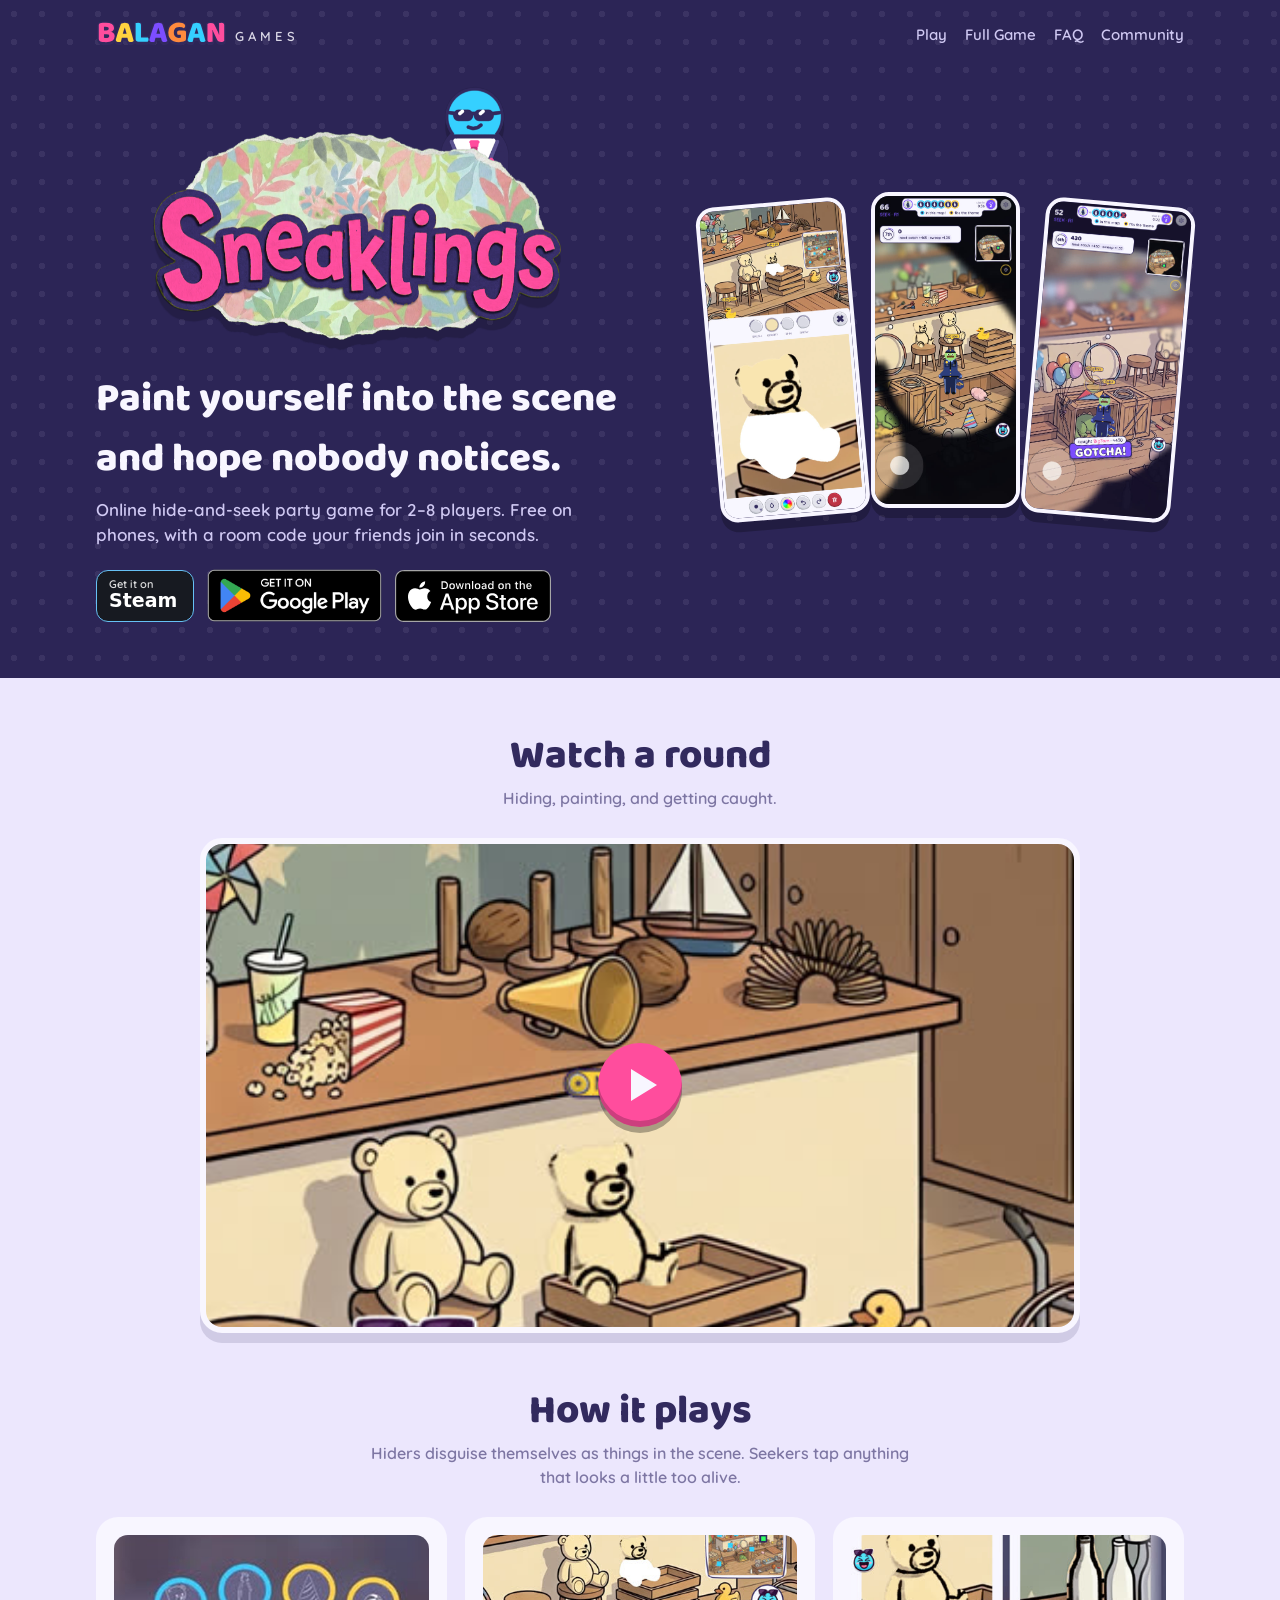
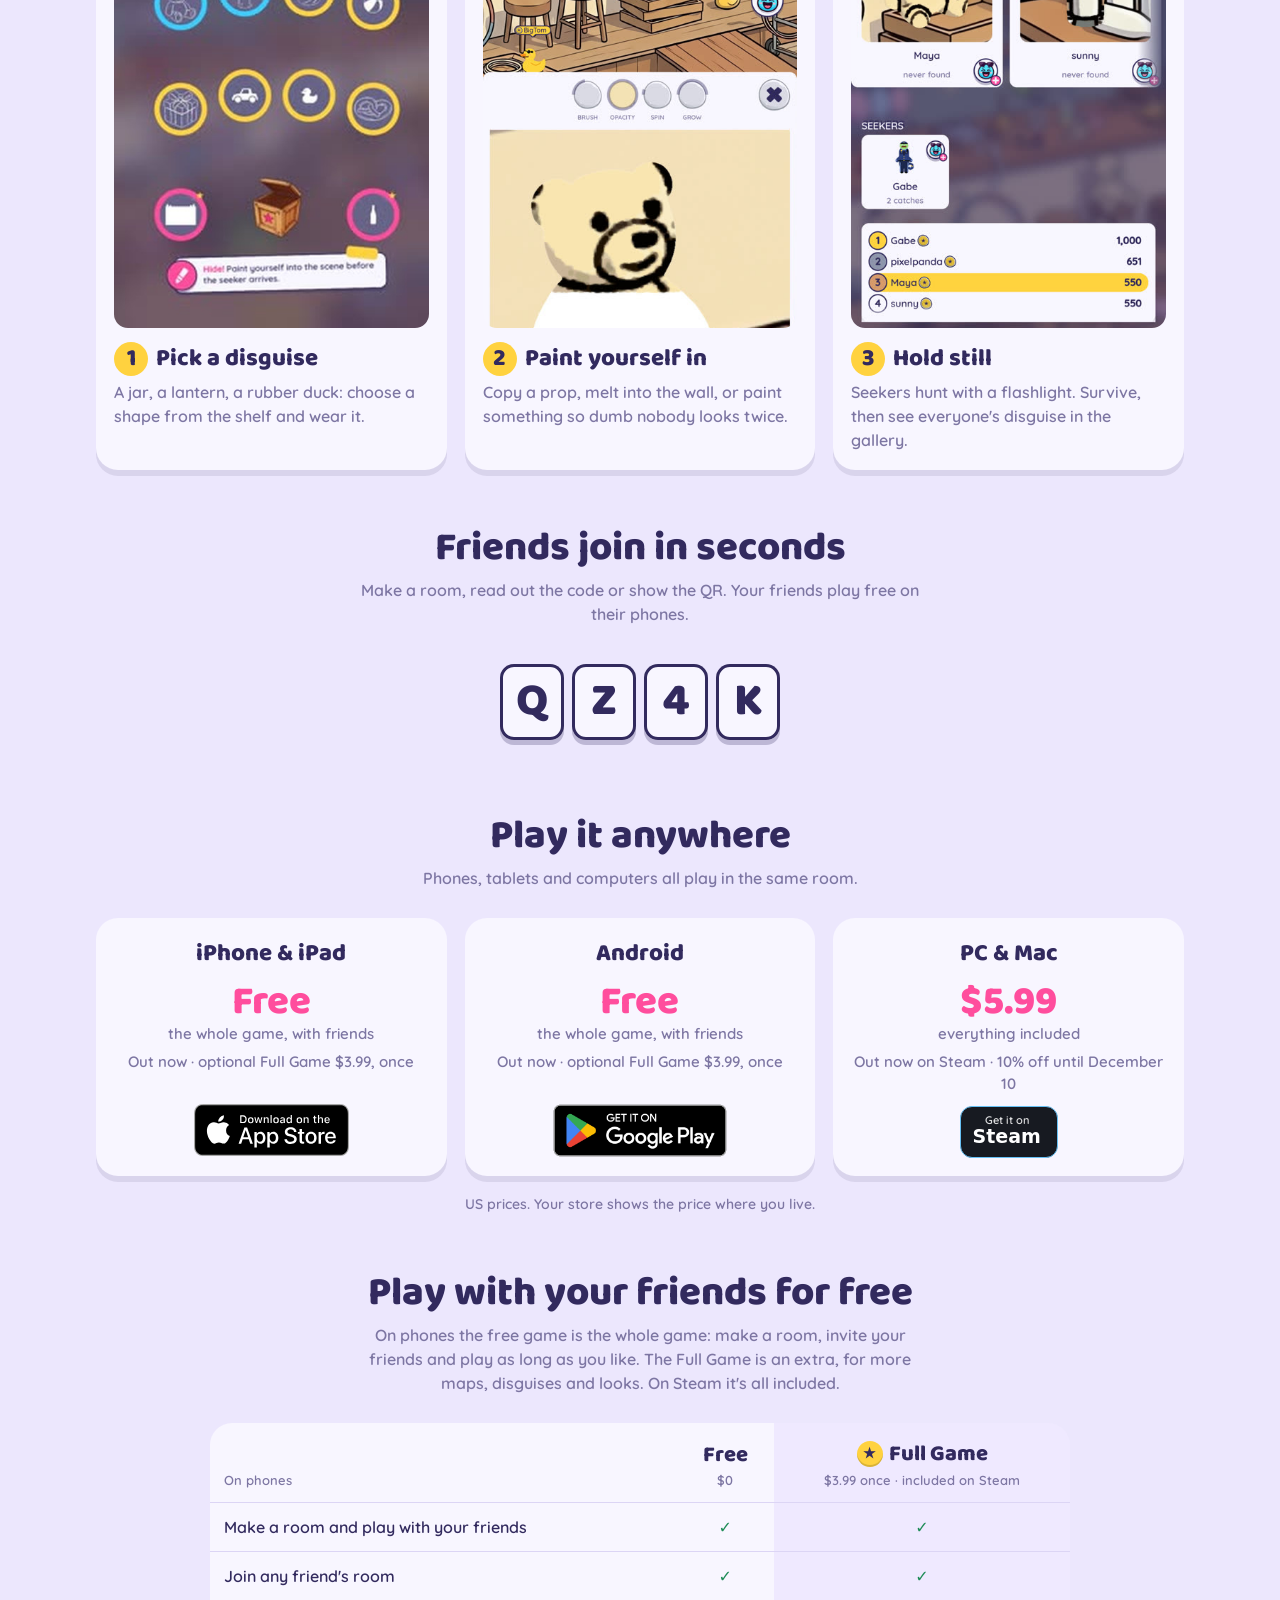
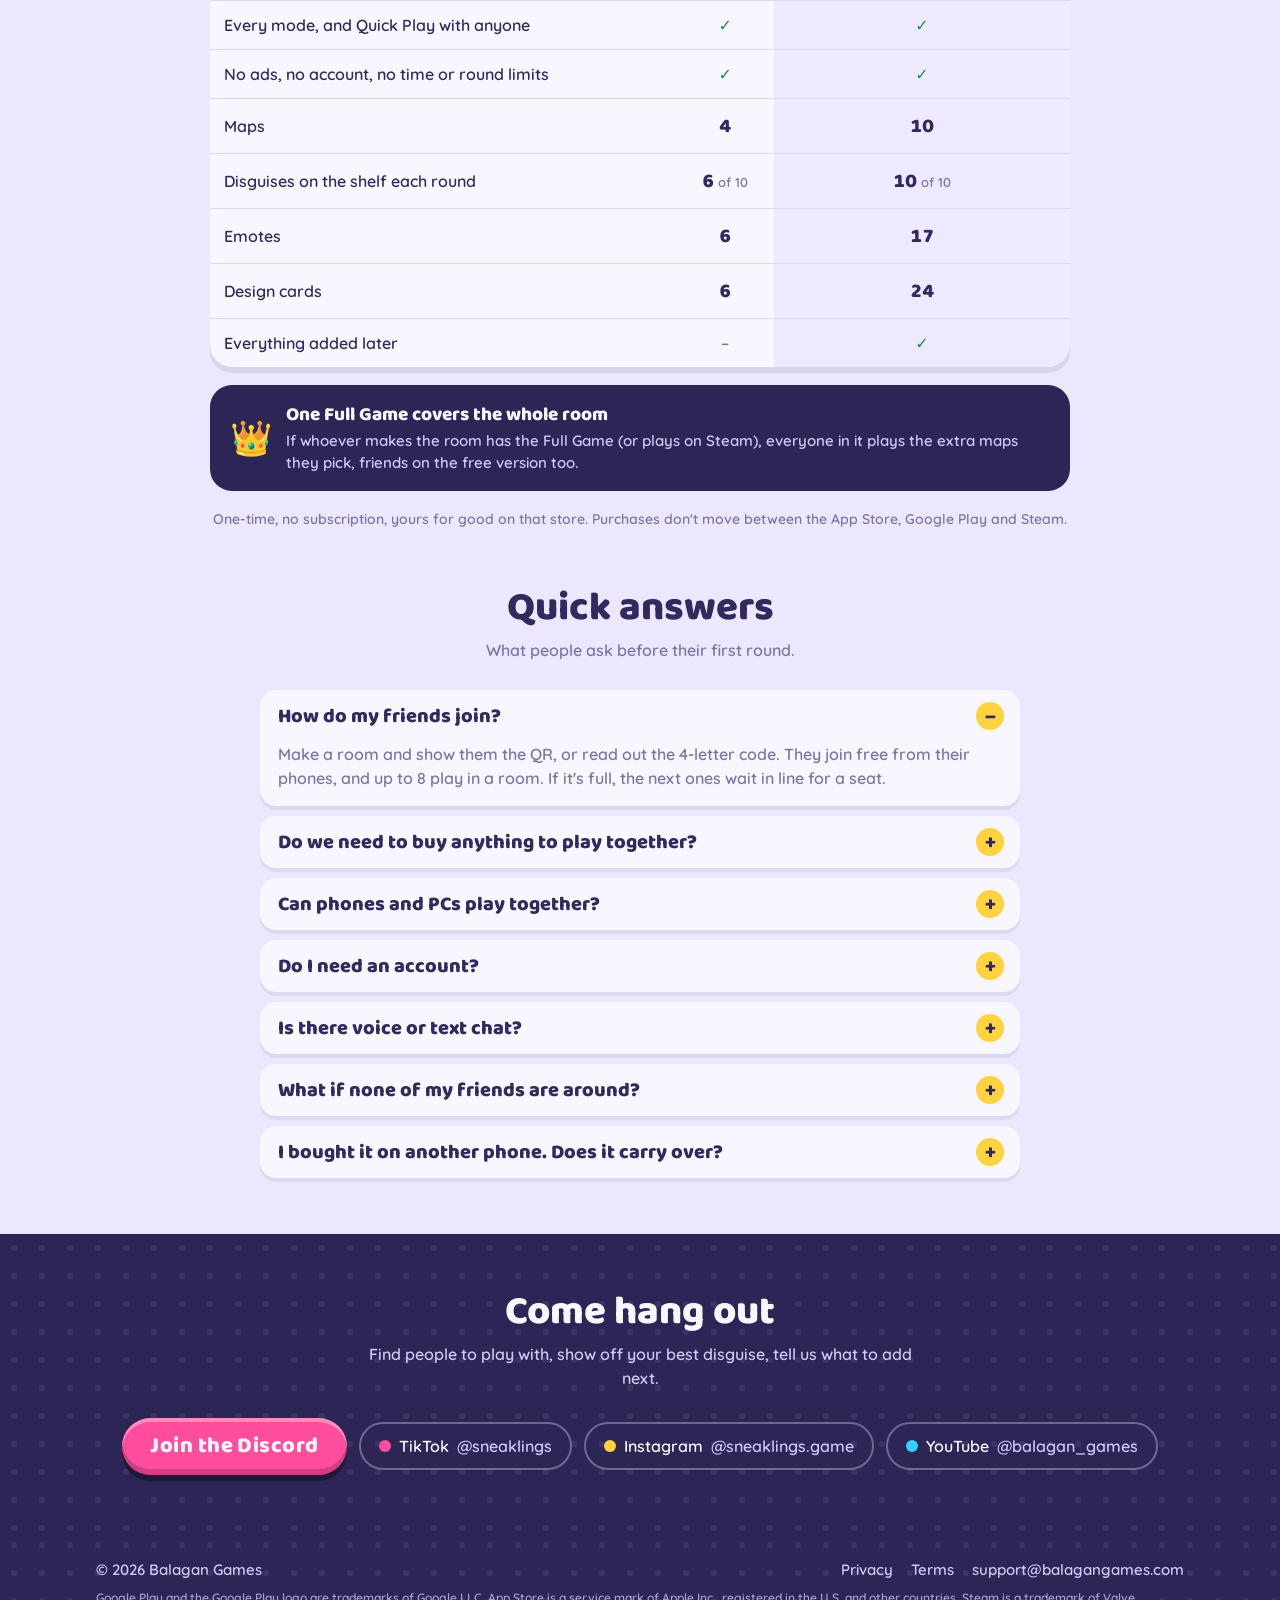
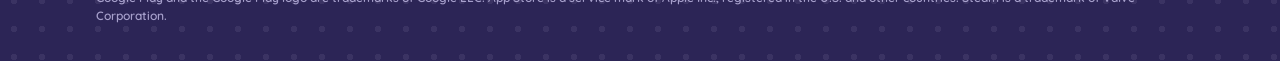
<file: index.html>
<!DOCTYPE html>
<html lang="en">
<head>
<meta charset="utf-8">
<meta name="viewport" content="width=device-width, initial-scale=1">
<title>Sneaklings: Paint Hide &amp; Seek — Balagan Games</title>
<meta name="description" content="Sneaklings is an online hide-and-seek party game for 2–8 players: paint yourself into the scene and hope nobody notices. Free on phones.">
<meta property="og:title" content="Sneaklings: Paint Hide &amp; Seek">
<meta property="og:description" content="Paint yourself into the scene and hope nobody notices. Online hide-and-seek for 2–8 players.">
<meta property="og:image" content="https://balagangames.com/img/logo.png">
<link rel="icon" href="/favicon.png">
<link rel="apple-touch-icon" href="/img/apple-touch-icon.png">
<link rel="stylesheet" href="/site.css">
<script src="/stores.js"></script>
<script src="/badges.js"></script>
</head>
<body>
<div class="table">
  <header class="topbar"><div class="wrap">
    <a class="brand gag" href="/" aria-label="Balagan Games"><span class="wm"><svg xmlns="http://www.w3.org/2000/svg" viewBox="0 0 4276 982" width="131" height="30" aria-hidden="true"><g><g class="l0"><g class="feet"><ellipse cx="208.8" cy="865.0" rx="104.5" ry="60.5" fill="#322A5E"/><ellipse cx="481.2" cy="865.0" rx="104.5" ry="60.5" fill="#322A5E"/></g></g><g class="l1"><g class="feet"><ellipse cx="797.6" cy="865.0" rx="104.5" ry="60.5" fill="#322A5E"/><ellipse cx="1073.4" cy="865.0" rx="104.5" ry="60.5" fill="#322A5E"/></g></g><g class="l2"><g class="feet"><ellipse cx="1389.6" cy="865.0" rx="104.5" ry="60.5" fill="#322A5E"/><ellipse cx="1615.4" cy="865.0" rx="104.5" ry="60.5" fill="#322A5E"/></g></g><g class="l3"><g class="feet"><ellipse cx="1897.6" cy="865.0" rx="104.5" ry="60.5" fill="#322A5E"/><ellipse cx="2173.4" cy="865.0" rx="104.5" ry="60.5" fill="#322A5E"/></g></g><g class="l4"><g class="feet"><ellipse cx="2504.4" cy="865.0" rx="104.5" ry="60.5" fill="#322A5E"/><ellipse cx="2796.6" cy="865.0" rx="104.5" ry="60.5" fill="#322A5E"/></g></g><g class="l5"><g class="feet"><ellipse cx="3148.6" cy="865.0" rx="104.5" ry="60.5" fill="#322A5E"/><ellipse cx="3424.4" cy="865.0" rx="104.5" ry="60.5" fill="#322A5E"/></g></g><g class="l6"><g class="feet"><ellipse cx="3767.1" cy="865.0" rx="104.5" ry="60.5" fill="#322A5E"/><ellipse cx="4065.9" cy="865.0" rx="104.5" ry="60.5" fill="#322A5E"/></g></g></g><g><g class="l0"><path d="M379 369V247H173V369ZM317 247 322 341Q410 341 468.0 322.0Q526 303 555.5 267.0Q585 231 585 178Q585 80 511.0 32.0Q437 -16 300 -16Q277 -16 245.0 -14.0Q213 -12 180.0 -6.5Q147 -1 120 9Q65 30 65 82V549Q65 570 77.0 581.5Q89 593 108 600Q142 612 193.5 617.5Q245 623 298 623Q425 623 494.5 579.5Q564 536 564 447Q564 397 533.5 363.5Q503 330 447.0 313.5Q391 297 314 297L308 369Q351 369 370.5 385.0Q390 401 390 432Q390 459 367.5 475.0Q345 491 300 491Q285 491 265.5 490.0Q246 489 235 487V125Q249 121 271.5 119.5Q294 118 313 118Q353 118 379.5 134.5Q406 151 406 186Q406 219 383.5 233.0Q361 247 317 247Z" transform="translate(20.0 765.0) scale(1 -1)" fill="#322A5E" stroke="#322A5E" stroke-width="90.0" stroke-linejoin="round"/></g><g class="l1"><path d="M320 459H314Q305 431 294.0 398.0Q283 365 271.0 328.5Q259 292 248 253L226 140Q220 120 215.5 101.0Q211 82 206.5 65.0Q202 48 198.0 32.0Q194 16 190 1Q177 -3 161.0 -7.0Q145 -11 123 -11Q73 -11 48.0 6.5Q23 24 23 55Q23 69 27.0 83.0Q31 97 36 116Q44 148 60.0 198.5Q76 249 95.5 307.5Q115 366 134.5 422.0Q154 478 170.0 522.5Q186 567 194 588Q211 598 246.0 607.0Q281 616 315 616Q365 616 404.0 601.5Q443 587 453 555Q471 504 491.5 435.5Q512 367 533.5 292.5Q555 218 575.0 147.5Q595 77 610 21Q598 8 574.0 -1.0Q550 -10 517 -10Q468 -10 449.0 6.5Q430 23 421 57L396 153L376 256Q366 295 356.0 331.0Q346 367 337.0 399.5Q328 432 320 459ZM151 126 220 261H440L461 126Z" transform="translate(619.0 765.0) scale(1 -1)" fill="#322A5E" stroke="#322A5E" stroke-width="90.0" stroke-linejoin="round"/></g><g class="l2"><path d="M65 442H240V6L158 -3Q115 -3 90.0 22.0Q65 47 65 90ZM158 -3V138H469Q476 127 482.0 109.0Q488 91 488 70Q488 33 472.0 15.0Q456 -3 428 -3ZM240 211H65V608Q77 610 100.5 613.5Q124 617 146 617Q196 617 218.0 600.0Q240 583 240 534Z" transform="translate(1226.0 765.0) scale(1 -1)" fill="#322A5E" stroke="#322A5E" stroke-width="90.0" stroke-linejoin="round"/></g><g class="l3"><path d="M320 459H314Q305 431 294.0 398.0Q283 365 271.0 328.5Q259 292 248 253L226 140Q220 120 215.5 101.0Q211 82 206.5 65.0Q202 48 198.0 32.0Q194 16 190 1Q177 -3 161.0 -7.0Q145 -11 123 -11Q73 -11 48.0 6.5Q23 24 23 55Q23 69 27.0 83.0Q31 97 36 116Q44 148 60.0 198.5Q76 249 95.5 307.5Q115 366 134.5 422.0Q154 478 170.0 522.5Q186 567 194 588Q211 598 246.0 607.0Q281 616 315 616Q365 616 404.0 601.5Q443 587 453 555Q471 504 491.5 435.5Q512 367 533.5 292.5Q555 218 575.0 147.5Q595 77 610 21Q598 8 574.0 -1.0Q550 -10 517 -10Q468 -10 449.0 6.5Q430 23 421 57L396 153L376 256Q366 295 356.0 331.0Q346 367 337.0 399.5Q328 432 320 459ZM151 126 220 261H440L461 126Z" transform="translate(1719.0 765.0) scale(1 -1)" fill="#322A5E" stroke="#322A5E" stroke-width="90.0" stroke-linejoin="round"/></g><g class="l4"><path d="M614 303V97Q614 66 603.0 51.0Q592 36 568 22Q540 6 486.5 -6.0Q433 -18 380 -18Q284 -18 205.5 15.0Q127 48 81.0 119.0Q35 190 35 302Q35 407 81.5 479.0Q128 551 206.5 588.0Q285 625 382 625Q445 625 491.5 611.5Q538 598 563.0 573.5Q588 549 588 516Q588 491 575.0 471.5Q562 452 545 441Q520 456 482.0 470.0Q444 484 395 484Q342 484 301.0 461.5Q260 439 237.5 398.5Q215 358 215 303Q215 243 236.5 202.5Q258 162 296.0 142.0Q334 122 383 122Q405 122 421.5 126.5Q438 131 447 135V231H340Q334 242 328.5 260.0Q323 278 323 298Q323 334 339.5 350.0Q356 366 382 366H551Q581 366 597.5 349.5Q614 333 614 303Z" transform="translate(2326.0 765.0) scale(1 -1)" fill="#322A5E" stroke="#322A5E" stroke-width="90.0" stroke-linejoin="round"/></g><g class="l5"><path d="M320 459H314Q305 431 294.0 398.0Q283 365 271.0 328.5Q259 292 248 253L226 140Q220 120 215.5 101.0Q211 82 206.5 65.0Q202 48 198.0 32.0Q194 16 190 1Q177 -3 161.0 -7.0Q145 -11 123 -11Q73 -11 48.0 6.5Q23 24 23 55Q23 69 27.0 83.0Q31 97 36 116Q44 148 60.0 198.5Q76 249 95.5 307.5Q115 366 134.5 422.0Q154 478 170.0 522.5Q186 567 194 588Q211 598 246.0 607.0Q281 616 315 616Q365 616 404.0 601.5Q443 587 453 555Q471 504 491.5 435.5Q512 367 533.5 292.5Q555 218 575.0 147.5Q595 77 610 21Q598 8 574.0 -1.0Q550 -10 517 -10Q468 -10 449.0 6.5Q430 23 421 57L396 153L376 256Q366 295 356.0 331.0Q346 367 337.0 399.5Q328 432 320 459ZM151 126 220 261H440L461 126Z" transform="translate(2970.0 765.0) scale(1 -1)" fill="#322A5E" stroke="#322A5E" stroke-width="90.0" stroke-linejoin="round"/></g><g class="l6"><path d="M65 400H226Q230 354 231.5 312.0Q233 270 233.0 232.5Q233 195 233 159V0Q223 -2 200.5 -5.0Q178 -8 155 -8Q105 -8 85.0 9.5Q65 27 65 72ZM614 210H453Q447 280 446.5 339.0Q446 398 446 451V609Q457 611 479.0 614.0Q501 617 524 617Q574 617 594.0 599.5Q614 582 614 537ZM614 264V21Q600 8 573.5 0.0Q547 -8 510 -8Q473 -8 440.0 3.0Q407 14 386 56L287 258Q277 279 268.5 297.5Q260 316 252.0 336.0Q244 356 234 380L65 343V575Q79 595 108.0 605.0Q137 615 170 615Q207 615 240.5 603.5Q274 592 294 551L394 349Q404 329 412.5 310.0Q421 291 429.5 271.0Q438 251 447 227Z" transform="translate(3577.0 765.0) scale(1 -1)" fill="#322A5E" stroke="#322A5E" stroke-width="90.0" stroke-linejoin="round"/></g></g><g><g class="l0"><path d="M379 369V247H173V369ZM317 247 322 341Q410 341 468.0 322.0Q526 303 555.5 267.0Q585 231 585 178Q585 80 511.0 32.0Q437 -16 300 -16Q277 -16 245.0 -14.0Q213 -12 180.0 -6.5Q147 -1 120 9Q65 30 65 82V549Q65 570 77.0 581.5Q89 593 108 600Q142 612 193.5 617.5Q245 623 298 623Q425 623 494.5 579.5Q564 536 564 447Q564 397 533.5 363.5Q503 330 447.0 313.5Q391 297 314 297L308 369Q351 369 370.5 385.0Q390 401 390 432Q390 459 367.5 475.0Q345 491 300 491Q285 491 265.5 490.0Q246 489 235 487V125Q249 121 271.5 119.5Q294 118 313 118Q353 118 379.5 134.5Q406 151 406 186Q406 219 383.5 233.0Q361 247 317 247Z" transform="translate(20.0 710.0) scale(1 -1)" fill="none" stroke="#322A5E" stroke-width="90.0" stroke-linejoin="round"/></g><g class="l1"><path d="M320 459H314Q305 431 294.0 398.0Q283 365 271.0 328.5Q259 292 248 253L226 140Q220 120 215.5 101.0Q211 82 206.5 65.0Q202 48 198.0 32.0Q194 16 190 1Q177 -3 161.0 -7.0Q145 -11 123 -11Q73 -11 48.0 6.5Q23 24 23 55Q23 69 27.0 83.0Q31 97 36 116Q44 148 60.0 198.5Q76 249 95.5 307.5Q115 366 134.5 422.0Q154 478 170.0 522.5Q186 567 194 588Q211 598 246.0 607.0Q281 616 315 616Q365 616 404.0 601.5Q443 587 453 555Q471 504 491.5 435.5Q512 367 533.5 292.5Q555 218 575.0 147.5Q595 77 610 21Q598 8 574.0 -1.0Q550 -10 517 -10Q468 -10 449.0 6.5Q430 23 421 57L396 153L376 256Q366 295 356.0 331.0Q346 367 337.0 399.5Q328 432 320 459ZM151 126 220 261H440L461 126Z" transform="translate(619.0 710.0) scale(1 -1)" fill="none" stroke="#322A5E" stroke-width="90.0" stroke-linejoin="round"/></g><g class="l2"><path d="M65 442H240V6L158 -3Q115 -3 90.0 22.0Q65 47 65 90ZM158 -3V138H469Q476 127 482.0 109.0Q488 91 488 70Q488 33 472.0 15.0Q456 -3 428 -3ZM240 211H65V608Q77 610 100.5 613.5Q124 617 146 617Q196 617 218.0 600.0Q240 583 240 534Z" transform="translate(1226.0 710.0) scale(1 -1)" fill="none" stroke="#322A5E" stroke-width="90.0" stroke-linejoin="round"/></g><g class="l3"><path d="M320 459H314Q305 431 294.0 398.0Q283 365 271.0 328.5Q259 292 248 253L226 140Q220 120 215.5 101.0Q211 82 206.5 65.0Q202 48 198.0 32.0Q194 16 190 1Q177 -3 161.0 -7.0Q145 -11 123 -11Q73 -11 48.0 6.5Q23 24 23 55Q23 69 27.0 83.0Q31 97 36 116Q44 148 60.0 198.5Q76 249 95.5 307.5Q115 366 134.5 422.0Q154 478 170.0 522.5Q186 567 194 588Q211 598 246.0 607.0Q281 616 315 616Q365 616 404.0 601.5Q443 587 453 555Q471 504 491.5 435.5Q512 367 533.5 292.5Q555 218 575.0 147.5Q595 77 610 21Q598 8 574.0 -1.0Q550 -10 517 -10Q468 -10 449.0 6.5Q430 23 421 57L396 153L376 256Q366 295 356.0 331.0Q346 367 337.0 399.5Q328 432 320 459ZM151 126 220 261H440L461 126Z" transform="translate(1719.0 710.0) scale(1 -1)" fill="none" stroke="#322A5E" stroke-width="90.0" stroke-linejoin="round"/></g><g class="l4"><path d="M614 303V97Q614 66 603.0 51.0Q592 36 568 22Q540 6 486.5 -6.0Q433 -18 380 -18Q284 -18 205.5 15.0Q127 48 81.0 119.0Q35 190 35 302Q35 407 81.5 479.0Q128 551 206.5 588.0Q285 625 382 625Q445 625 491.5 611.5Q538 598 563.0 573.5Q588 549 588 516Q588 491 575.0 471.5Q562 452 545 441Q520 456 482.0 470.0Q444 484 395 484Q342 484 301.0 461.5Q260 439 237.5 398.5Q215 358 215 303Q215 243 236.5 202.5Q258 162 296.0 142.0Q334 122 383 122Q405 122 421.5 126.5Q438 131 447 135V231H340Q334 242 328.5 260.0Q323 278 323 298Q323 334 339.5 350.0Q356 366 382 366H551Q581 366 597.5 349.5Q614 333 614 303Z" transform="translate(2326.0 710.0) scale(1 -1)" fill="none" stroke="#322A5E" stroke-width="90.0" stroke-linejoin="round"/></g><g class="l5"><path d="M320 459H314Q305 431 294.0 398.0Q283 365 271.0 328.5Q259 292 248 253L226 140Q220 120 215.5 101.0Q211 82 206.5 65.0Q202 48 198.0 32.0Q194 16 190 1Q177 -3 161.0 -7.0Q145 -11 123 -11Q73 -11 48.0 6.5Q23 24 23 55Q23 69 27.0 83.0Q31 97 36 116Q44 148 60.0 198.5Q76 249 95.5 307.5Q115 366 134.5 422.0Q154 478 170.0 522.5Q186 567 194 588Q211 598 246.0 607.0Q281 616 315 616Q365 616 404.0 601.5Q443 587 453 555Q471 504 491.5 435.5Q512 367 533.5 292.5Q555 218 575.0 147.5Q595 77 610 21Q598 8 574.0 -1.0Q550 -10 517 -10Q468 -10 449.0 6.5Q430 23 421 57L396 153L376 256Q366 295 356.0 331.0Q346 367 337.0 399.5Q328 432 320 459ZM151 126 220 261H440L461 126Z" transform="translate(2970.0 710.0) scale(1 -1)" fill="none" stroke="#322A5E" stroke-width="90.0" stroke-linejoin="round"/></g><g class="l6"><path d="M65 400H226Q230 354 231.5 312.0Q233 270 233.0 232.5Q233 195 233 159V0Q223 -2 200.5 -5.0Q178 -8 155 -8Q105 -8 85.0 9.5Q65 27 65 72ZM614 210H453Q447 280 446.5 339.0Q446 398 446 451V609Q457 611 479.0 614.0Q501 617 524 617Q574 617 594.0 599.5Q614 582 614 537ZM614 264V21Q600 8 573.5 0.0Q547 -8 510 -8Q473 -8 440.0 3.0Q407 14 386 56L287 258Q277 279 268.5 297.5Q260 316 252.0 336.0Q244 356 234 380L65 343V575Q79 595 108.0 605.0Q137 615 170 615Q207 615 240.5 603.5Q274 592 294 551L394 349Q404 329 412.5 310.0Q421 291 429.5 271.0Q438 251 447 227Z" transform="translate(3577.0 710.0) scale(1 -1)" fill="none" stroke="#322A5E" stroke-width="90.0" stroke-linejoin="round"/></g></g><g><g class="l0"><path d="M379 369V247H173V369ZM317 247 322 341Q410 341 468.0 322.0Q526 303 555.5 267.0Q585 231 585 178Q585 80 511.0 32.0Q437 -16 300 -16Q277 -16 245.0 -14.0Q213 -12 180.0 -6.5Q147 -1 120 9Q65 30 65 82V549Q65 570 77.0 581.5Q89 593 108 600Q142 612 193.5 617.5Q245 623 298 623Q425 623 494.5 579.5Q564 536 564 447Q564 397 533.5 363.5Q503 330 447.0 313.5Q391 297 314 297L308 369Q351 369 370.5 385.0Q390 401 390 432Q390 459 367.5 475.0Q345 491 300 491Q285 491 265.5 490.0Q246 489 235 487V125Q249 121 271.5 119.5Q294 118 313 118Q353 118 379.5 134.5Q406 151 406 186Q406 219 383.5 233.0Q361 247 317 247Z" transform="translate(20.0 710.0) scale(1 -1)" fill="#FF4D9D"/></g><g class="l1"><path d="M320 459H314Q305 431 294.0 398.0Q283 365 271.0 328.5Q259 292 248 253L226 140Q220 120 215.5 101.0Q211 82 206.5 65.0Q202 48 198.0 32.0Q194 16 190 1Q177 -3 161.0 -7.0Q145 -11 123 -11Q73 -11 48.0 6.5Q23 24 23 55Q23 69 27.0 83.0Q31 97 36 116Q44 148 60.0 198.5Q76 249 95.5 307.5Q115 366 134.5 422.0Q154 478 170.0 522.5Q186 567 194 588Q211 598 246.0 607.0Q281 616 315 616Q365 616 404.0 601.5Q443 587 453 555Q471 504 491.5 435.5Q512 367 533.5 292.5Q555 218 575.0 147.5Q595 77 610 21Q598 8 574.0 -1.0Q550 -10 517 -10Q468 -10 449.0 6.5Q430 23 421 57L396 153L376 256Q366 295 356.0 331.0Q346 367 337.0 399.5Q328 432 320 459ZM151 126 220 261H440L461 126Z" transform="translate(619.0 710.0) scale(1 -1)" fill="#FFD23F"/></g><g class="l2"><path d="M65 442H240V6L158 -3Q115 -3 90.0 22.0Q65 47 65 90ZM158 -3V138H469Q476 127 482.0 109.0Q488 91 488 70Q488 33 472.0 15.0Q456 -3 428 -3ZM240 211H65V608Q77 610 100.5 613.5Q124 617 146 617Q196 617 218.0 600.0Q240 583 240 534Z" transform="translate(1226.0 710.0) scale(1 -1)" fill="#35D0FF"/></g><g class="l3"><path d="M320 459H314Q305 431 294.0 398.0Q283 365 271.0 328.5Q259 292 248 253L226 140Q220 120 215.5 101.0Q211 82 206.5 65.0Q202 48 198.0 32.0Q194 16 190 1Q177 -3 161.0 -7.0Q145 -11 123 -11Q73 -11 48.0 6.5Q23 24 23 55Q23 69 27.0 83.0Q31 97 36 116Q44 148 60.0 198.5Q76 249 95.5 307.5Q115 366 134.5 422.0Q154 478 170.0 522.5Q186 567 194 588Q211 598 246.0 607.0Q281 616 315 616Q365 616 404.0 601.5Q443 587 453 555Q471 504 491.5 435.5Q512 367 533.5 292.5Q555 218 575.0 147.5Q595 77 610 21Q598 8 574.0 -1.0Q550 -10 517 -10Q468 -10 449.0 6.5Q430 23 421 57L396 153L376 256Q366 295 356.0 331.0Q346 367 337.0 399.5Q328 432 320 459ZM151 126 220 261H440L461 126Z" transform="translate(1719.0 710.0) scale(1 -1)" fill="#7C4DFF"/></g><g class="l4"><path d="M614 303V97Q614 66 603.0 51.0Q592 36 568 22Q540 6 486.5 -6.0Q433 -18 380 -18Q284 -18 205.5 15.0Q127 48 81.0 119.0Q35 190 35 302Q35 407 81.5 479.0Q128 551 206.5 588.0Q285 625 382 625Q445 625 491.5 611.5Q538 598 563.0 573.5Q588 549 588 516Q588 491 575.0 471.5Q562 452 545 441Q520 456 482.0 470.0Q444 484 395 484Q342 484 301.0 461.5Q260 439 237.5 398.5Q215 358 215 303Q215 243 236.5 202.5Q258 162 296.0 142.0Q334 122 383 122Q405 122 421.5 126.5Q438 131 447 135V231H340Q334 242 328.5 260.0Q323 278 323 298Q323 334 339.5 350.0Q356 366 382 366H551Q581 366 597.5 349.5Q614 333 614 303Z" transform="translate(2326.0 710.0) scale(1 -1)" fill="#FF8A3D"/></g><g class="l5"><path d="M320 459H314Q305 431 294.0 398.0Q283 365 271.0 328.5Q259 292 248 253L226 140Q220 120 215.5 101.0Q211 82 206.5 65.0Q202 48 198.0 32.0Q194 16 190 1Q177 -3 161.0 -7.0Q145 -11 123 -11Q73 -11 48.0 6.5Q23 24 23 55Q23 69 27.0 83.0Q31 97 36 116Q44 148 60.0 198.5Q76 249 95.5 307.5Q115 366 134.5 422.0Q154 478 170.0 522.5Q186 567 194 588Q211 598 246.0 607.0Q281 616 315 616Q365 616 404.0 601.5Q443 587 453 555Q471 504 491.5 435.5Q512 367 533.5 292.5Q555 218 575.0 147.5Q595 77 610 21Q598 8 574.0 -1.0Q550 -10 517 -10Q468 -10 449.0 6.5Q430 23 421 57L396 153L376 256Q366 295 356.0 331.0Q346 367 337.0 399.5Q328 432 320 459ZM151 126 220 261H440L461 126Z" transform="translate(2970.0 710.0) scale(1 -1)" fill="#35D0FF"/></g><g class="l6"><path d="M65 400H226Q230 354 231.5 312.0Q233 270 233.0 232.5Q233 195 233 159V0Q223 -2 200.5 -5.0Q178 -8 155 -8Q105 -8 85.0 9.5Q65 27 65 72ZM614 210H453Q447 280 446.5 339.0Q446 398 446 451V609Q457 611 479.0 614.0Q501 617 524 617Q574 617 594.0 599.5Q614 582 614 537ZM614 264V21Q600 8 573.5 0.0Q547 -8 510 -8Q473 -8 440.0 3.0Q407 14 386 56L287 258Q277 279 268.5 297.5Q260 316 252.0 336.0Q244 356 234 380L65 343V575Q79 595 108.0 605.0Q137 615 170 615Q207 615 240.5 603.5Q274 592 294 551L394 349Q404 329 412.5 310.0Q421 291 429.5 271.0Q438 251 447 227Z" transform="translate(3577.0 710.0) scale(1 -1)" fill="#FF4D9D"/></g></g></svg></span><span class="games">GAMES</span></a>
    <nav class="topnav" aria-label="On this page"><a href="#play">Play</a><a href="#full-game">Full Game</a><a href="#faq">FAQ</a><a href="#community">Community</a></nav>
  </div></header>

  <div class="hero"><div class="wrap">
    <div>
      <h1><img class="logo" src="img/logo.png" alt="Sneaklings" width="900" height="502"></h1>
      <p class="pitch">Paint yourself into the scene and hope nobody notices.</p>
      <p class="sub">Online hide-and-seek party game for 2–8 players. Free on phones, with a room code your friends join in seconds.</p>
      <div class="stores" id="stores"></div>
    </div>
    <div class="shots" aria-hidden="true">
      <img src="img/paint.jpg" alt="" width="443" height="962">
      <img src="img/hunt-spot.jpg" alt="" width="443" height="962">
      <img src="img/gotcha.jpg" alt="" width="443" height="962">
    </div>
  </div></div>
</div>

<section class="block" id="trailer-block"><div class="wrap">
  <h2>Watch a round</h2>
  <p class="lead">Hiding, painting, and getting caught.</p>
  <button class="trailer" id="trailer" type="button" aria-label="Play the trailer"><span class="play"></span></button>
</div></section>

<section class="block" style="padding-top:0"><div class="wrap">
  <h2>How it plays</h2>
  <p class="lead">Hiders disguise themselves as things in the scene. Seekers tap anything that looks a little too alive.</p>
  <div class="steps">
    <div class="card step"><img src="img/pick.jpg" alt="" loading="lazy"><h3><span class="n">1</span>Pick a disguise</h3><p>A jar, a lantern, a rubber duck: choose a shape from the shelf and wear it.</p></div>
    <div class="card step"><img src="img/paint.jpg" alt="" loading="lazy"><h3><span class="n">2</span>Paint yourself in</h3><p>Copy a prop, melt into the wall, or paint something so dumb nobody looks twice.</p></div>
    <div class="card step"><img src="img/gallery.jpg" alt="" loading="lazy"><h3><span class="n">3</span>Hold still</h3><p>Seekers hunt with a flashlight. Survive, then see everyone's disguise in the gallery.</p></div>
  </div>
</div></section>

<section class="block friends" style="padding-top:0"><div class="wrap">
  <h2>Friends join in seconds</h2>
  <p class="lead">Make a room, read out the code or show the QR. Your friends play free on their phones.</p>
  <div class="code" aria-hidden="true"><span class="box">Q</span><span class="box">Z</span><span class="box">4</span><span class="box">K</span></div>
</div></section>

<section class="block" id="play" style="padding-top:0"><div class="wrap">
  <h2>Play it anywhere</h2>
  <p class="lead">Phones, tablets and computers all play in the same room.</p>
  <div class="platforms">
    <div class="card plat">
      <span class="dev">iPhone &amp; iPad</span>
      <span class="price">Free<small>the whole game, with friends</small></span>
      <span class="when">Out now · optional Full Game $3.99, once</span>
      <div class="stores" id="store-appstore"></div>
    </div>
    <div class="card plat">
      <span class="dev">Android</span>
      <span class="price">Free<small>the whole game, with friends</small></span>
      <span class="when">Out now · optional Full Game $3.99, once</span>
      <div class="stores" id="store-play"></div>
    </div>
    <div class="card plat">
      <span class="dev">PC &amp; Mac</span>
      <span class="price">$5.99<small>everything included</small></span>
      <span class="when" id="steam-when">Out December 3 on Steam · 10% off the first week</span>
      <div class="stores" id="store-steam"></div>
    </div>
  </div>
  <p class="fine">US prices. Your store shows the price where you live.</p>
</div></section>

<section class="block" id="full-game" style="padding-top:0"><div class="wrap">
  <h2>Play with your friends for free</h2>
  <p class="lead">On phones the free game is the whole game: make a room, invite your friends and play as long as you like. The Full Game is an extra, for more maps, disguises and looks. On Steam it's all included.</p>
  <div class="card compare">
    <table>
      <thead><tr>
        <th scope="col"><span class="tag" style="text-align:left">On phones</span></th>
        <th scope="col"><span class="col">Free</span><span class="tag">$0</span></th>
        <th scope="col" class="full"><span class="col"><span class="coin" aria-hidden="true">★</span>Full Game</span><span class="tag">$3.99 once · included on Steam</span></th>
      </tr></thead>
      <tbody>
        <tr><th scope="row">Make a room and play with your friends</th><td class="yes">✓</td><td class="full yes">✓</td></tr>
        <tr><th scope="row">Join any friend's room</th><td class="yes">✓</td><td class="full yes">✓</td></tr>
        <tr><th scope="row">Every mode, and Quick Play with anyone</th><td class="yes">✓</td><td class="full yes">✓</td></tr>
        <tr><th scope="row">No ads, no account, no time or round limits</th><td class="yes">✓</td><td class="full yes">✓</td></tr>
        <tr><th scope="row">Maps</th><td class="num">4</td><td class="full num">10</td></tr>
        <tr><th scope="row">Disguises on the shelf each round</th><td class="num">6 <small>of 10</small></td><td class="full num">10 <small>of 10</small></td></tr>
        <tr><th scope="row">Emotes</th><td class="num">6</td><td class="full num">17</td></tr>
        <tr><th scope="row">Design cards</th><td class="num">6</td><td class="full num">24</td></tr>
        <tr><th scope="row">Everything added later</th><td class="no">–</td><td class="full yes">✓</td></tr>
      </tbody>
    </table>
  </div>
  <div class="hostband">
    <span class="crown" aria-hidden="true">👑</span>
    <div><b>One Full Game covers the whole room</b><p>If whoever makes the room has the Full Game (or plays on Steam), everyone in it plays the extra maps they pick, friends on the free version too.</p></div>
  </div>
  <p class="fine">One-time, no subscription, yours for good on that store. Purchases don't move between the App Store, Google Play and Steam.</p>
</div></section>

<section class="block" id="faq" style="padding-top:0"><div class="wrap">
  <h2>Quick answers</h2>
  <p class="lead">What people ask before their first round.</p>
  <div class="faq">
    <details open><summary>How do my friends join?</summary><p>Make a room and show them the QR, or read out the 4-letter code. They join free from their phones, and up to 8 play in a room. If it's full, the next ones wait in line for a seat.</p></details>
    <details><summary>Do we need to buy anything to play together?</summary><p>No. You and your friends play free, together, for as long as you like. The Full Game only adds extras, and if whoever makes the room has it, everyone in that room gets to play its extra maps too.</p></details>
    <details><summary>Can phones and PCs play together?</summary><p>Yes. iPhone, iPad, Android, Windows and Mac all join the same rooms.</p></details>
    <details><summary>Do I need an account?</summary><p>No account and no sign-in. Pick a name and play.</p></details>
    <details><summary>Is there voice or text chat?</summary><p>No. You talk with emotes in the game, so call your friends or hop in our Discord.</p></details>
    <details><summary>What if none of my friends are around?</summary><p>Quick Play puts you in a public room any time. When it's quiet, bots fill the seats until more people come.</p></details>
    <details><summary>I bought it on another phone. Does it carry over?</summary><p>On the same store, yes: tap RESTORE on the Full Game sheet. Purchases don't move between the App Store, Google Play and Steam.</p></details>
  </div>
</div></section>

<section class="block hang table" id="community"><div class="wrap">
  <h2>Come hang out</h2>
  <p class="lead">Find people to play with, show off your best disguise, tell us what to add next.</p>
  <div class="social">
    <a class="candy" href="https://discord.gg/DzMT9dy8B3" rel="noopener">Join the Discord</a>
    <a class="soc" href="https://www.tiktok.com/@sneaklings" rel="noopener" style="--c:#FF4D9D"><i></i>TikTok <span>@sneaklings</span></a>
    <a class="soc" href="https://www.instagram.com/sneaklings.game" rel="noopener" style="--c:#FFD23F"><i></i>Instagram <span>@sneaklings.game</span></a>
    <a class="soc" href="https://www.youtube.com/@balagan_games" rel="noopener" style="--c:#35D0FF"><i></i>YouTube <span>@balagan_games</span></a>
  </div>
</div></section>

<footer class="site table"><div class="wrap">
  <span>© 2026 Balagan Games</span>
  <nav><a href="privacy.html">Privacy</a><a href="terms.html">Terms</a><a href="mailto:support@balagangames.com">support@balagangames.com</a></nav>
  <span class="legal-marks">Google Play and the Google Play logo are trademarks of Google LLC. App Store is a service mark of Apple Inc., registered in the U.S. and other countries. Steam is a trademark of Valve Corporation.</span>
</div></footer>

<script>
(function () {
  var S = window.STORES;
  // Steam's lines follow the clock: "Wishlist on" before release, then the launch-week discount, then plain.
  var now = Date.now();
  var released = now >= Date.parse(S.steam.releasesAt);
  var discount = S.steam.discountEndsAt && now < Date.parse(S.steam.discountEndsAt);
  var steamVerb = released ? "Get it on" : "Wishlist on";
  document.getElementById("steam-when").textContent = !released
    ? "Out December 3 on Steam" + (discount ? " · 10% off the first week" : "")
    : "Out now on Steam" + (discount ? " · 10% off until December 10" : "");
  document.getElementById("store-appstore").innerHTML = storeBadge("appstore", S.appstore.live && S.appstore.url);
  document.getElementById("store-play").innerHTML = storeBadge("play", S.play.live && S.play.url);
  document.getElementById("store-steam").innerHTML = storeBadge("steam", S.steam.live && S.steam.url, steamVerb);
  document.getElementById("stores").innerHTML =
    storeBadge("steam", S.steam.live && S.steam.url, steamVerb) +
    storeBadge("play", S.play.live && S.play.url) +
    storeBadge("appstore", S.appstore.live && S.appstore.url);
  var block = document.getElementById("trailer-block");
  var btn = document.getElementById("trailer");
  if (!window.TRAILER_ID) { block.hidden = true; return; }
  btn.addEventListener("click", function () {
    btn.innerHTML = '<iframe src="https://www.youtube-nocookie.com/embed/' + window.TRAILER_ID +
      '?autoplay=1&rel=0" title="Sneaklings trailer" allow="autoplay; encrypted-media; picture-in-picture" allowfullscreen></iframe>';
  }, { once: true });
})();
</script>
</body>
</html>
</file>
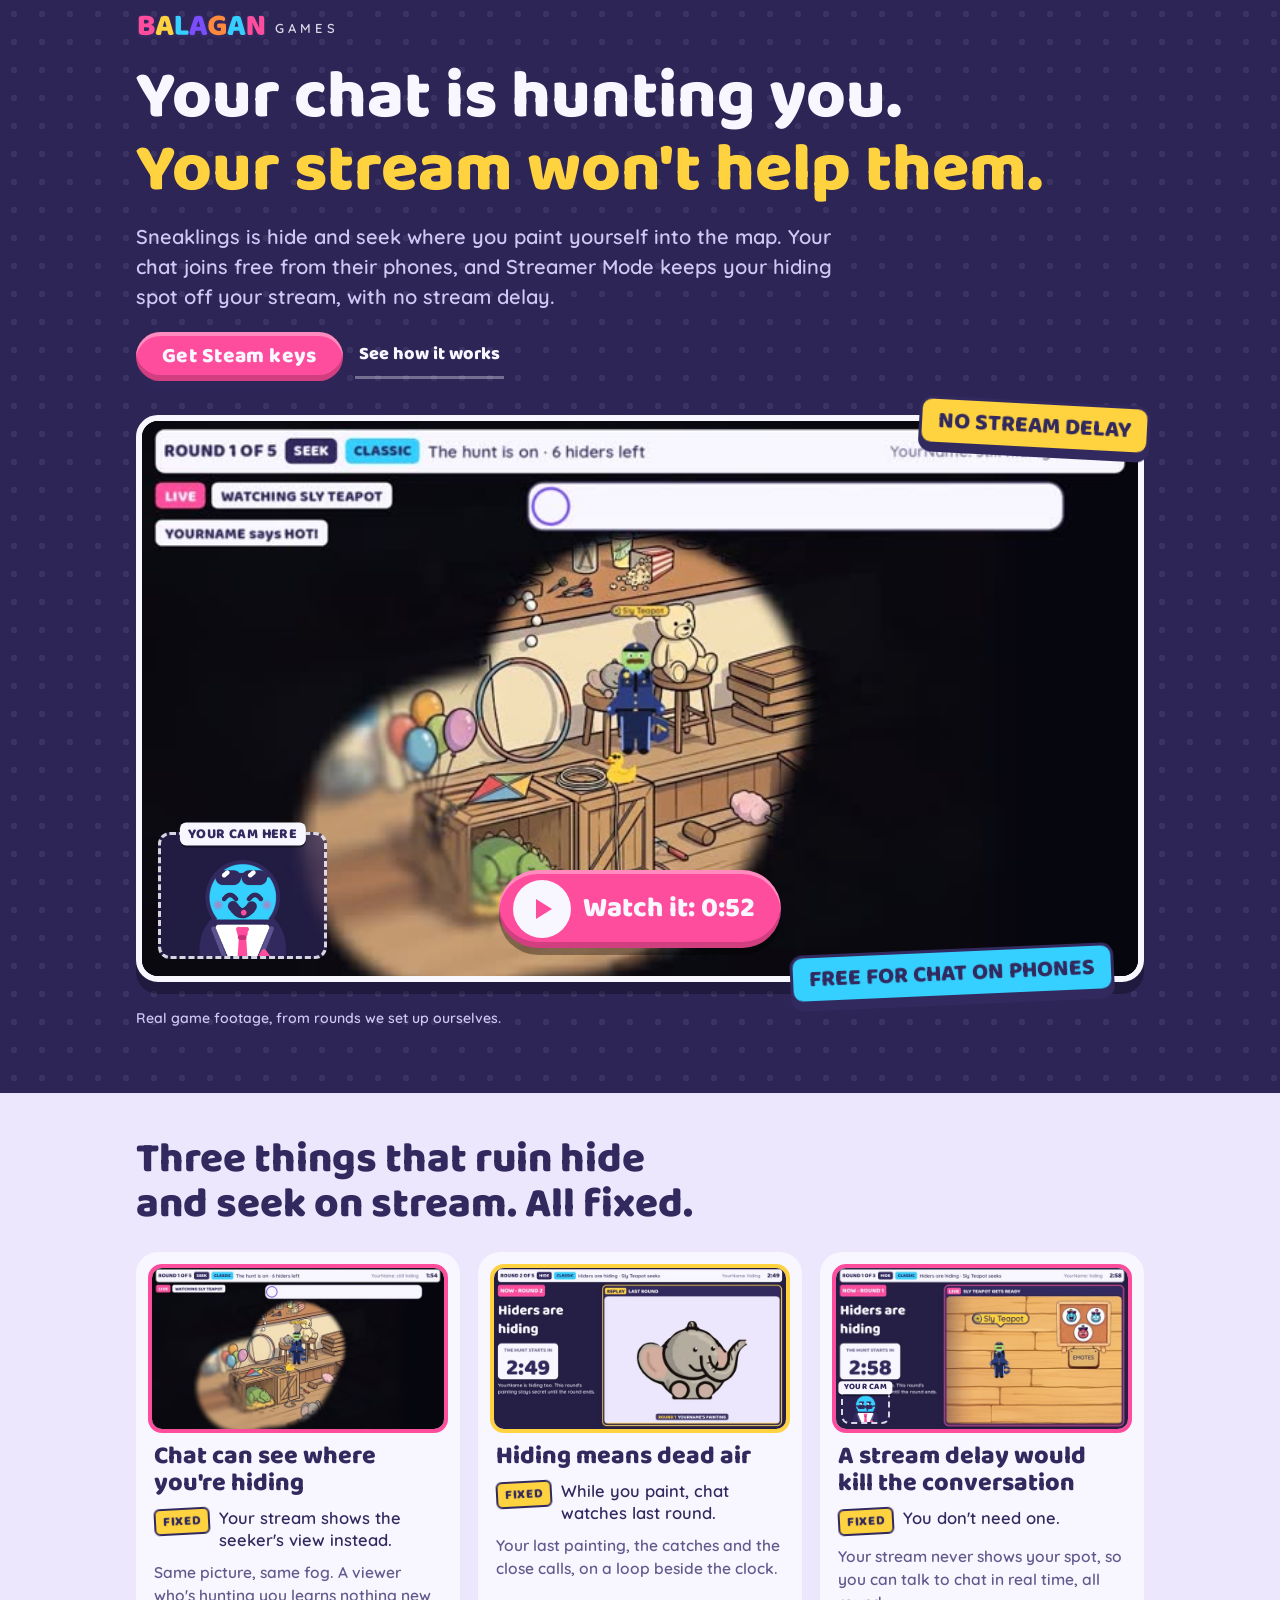
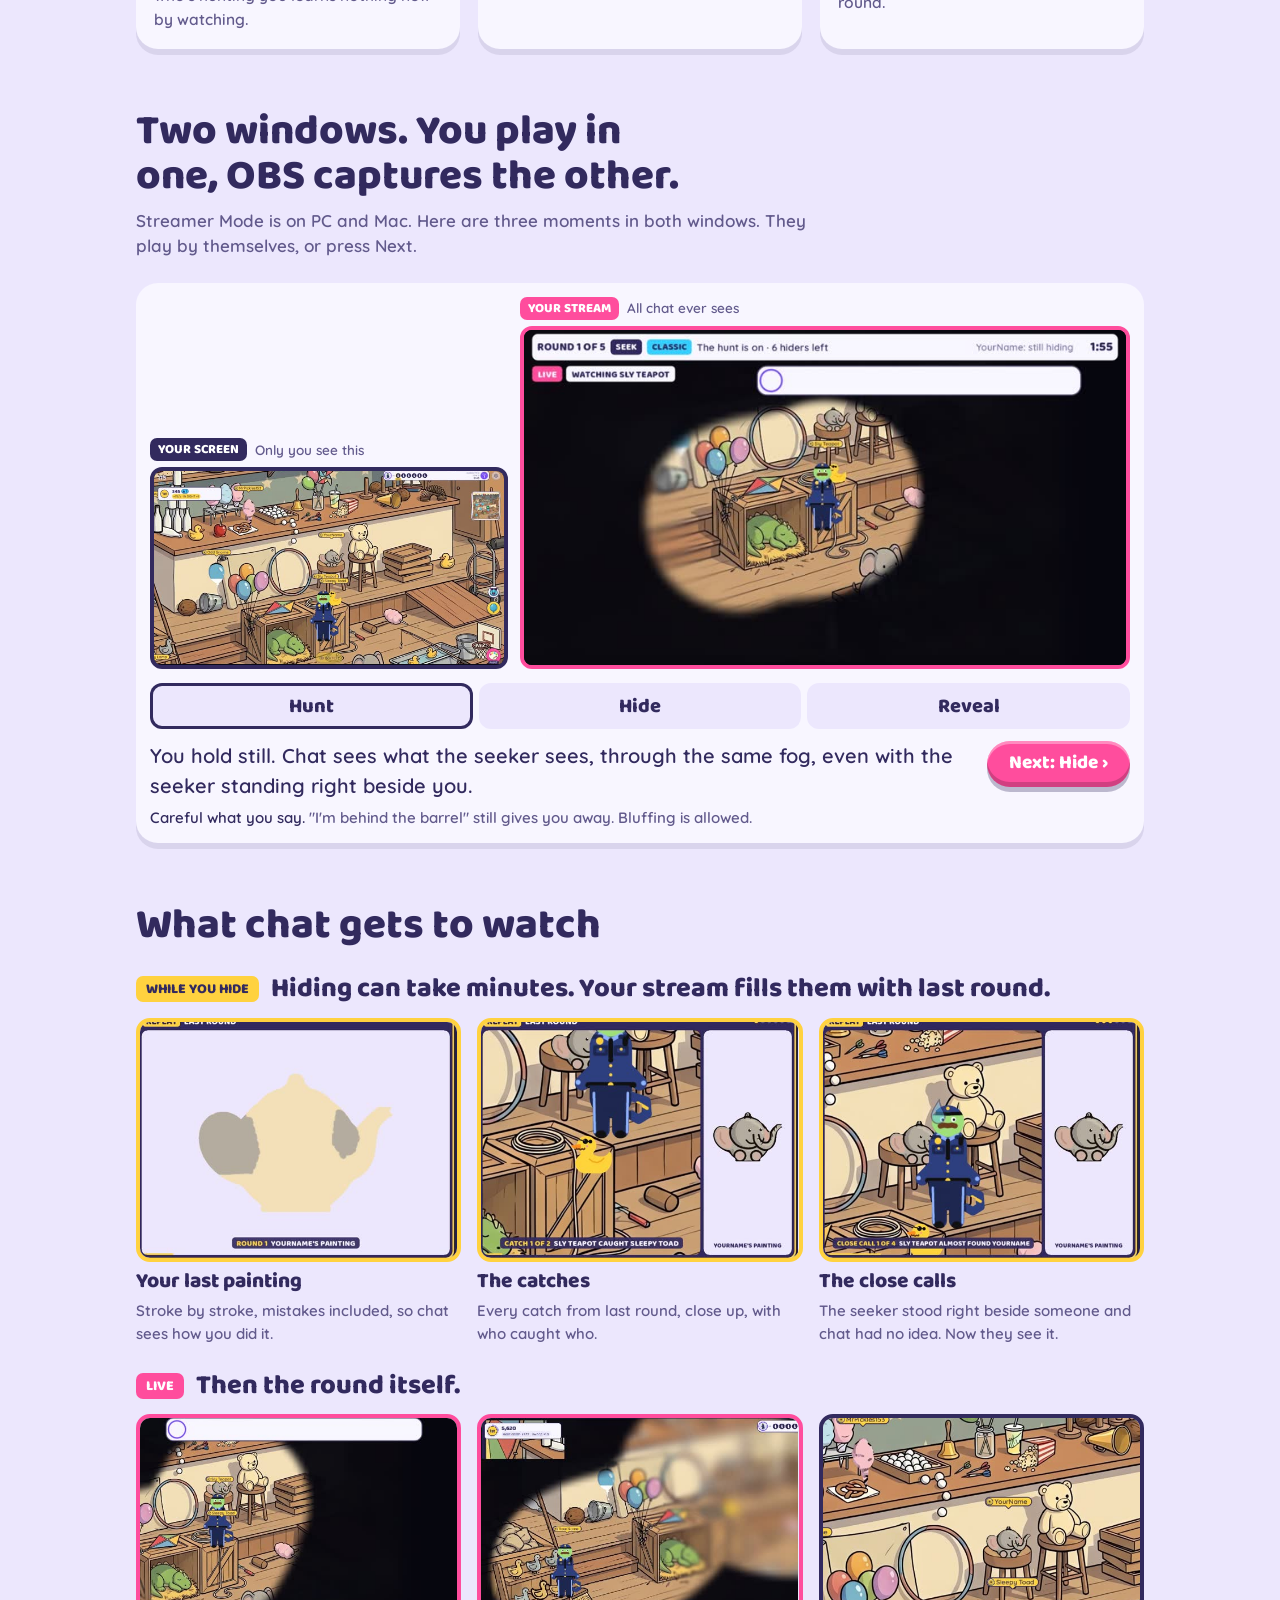
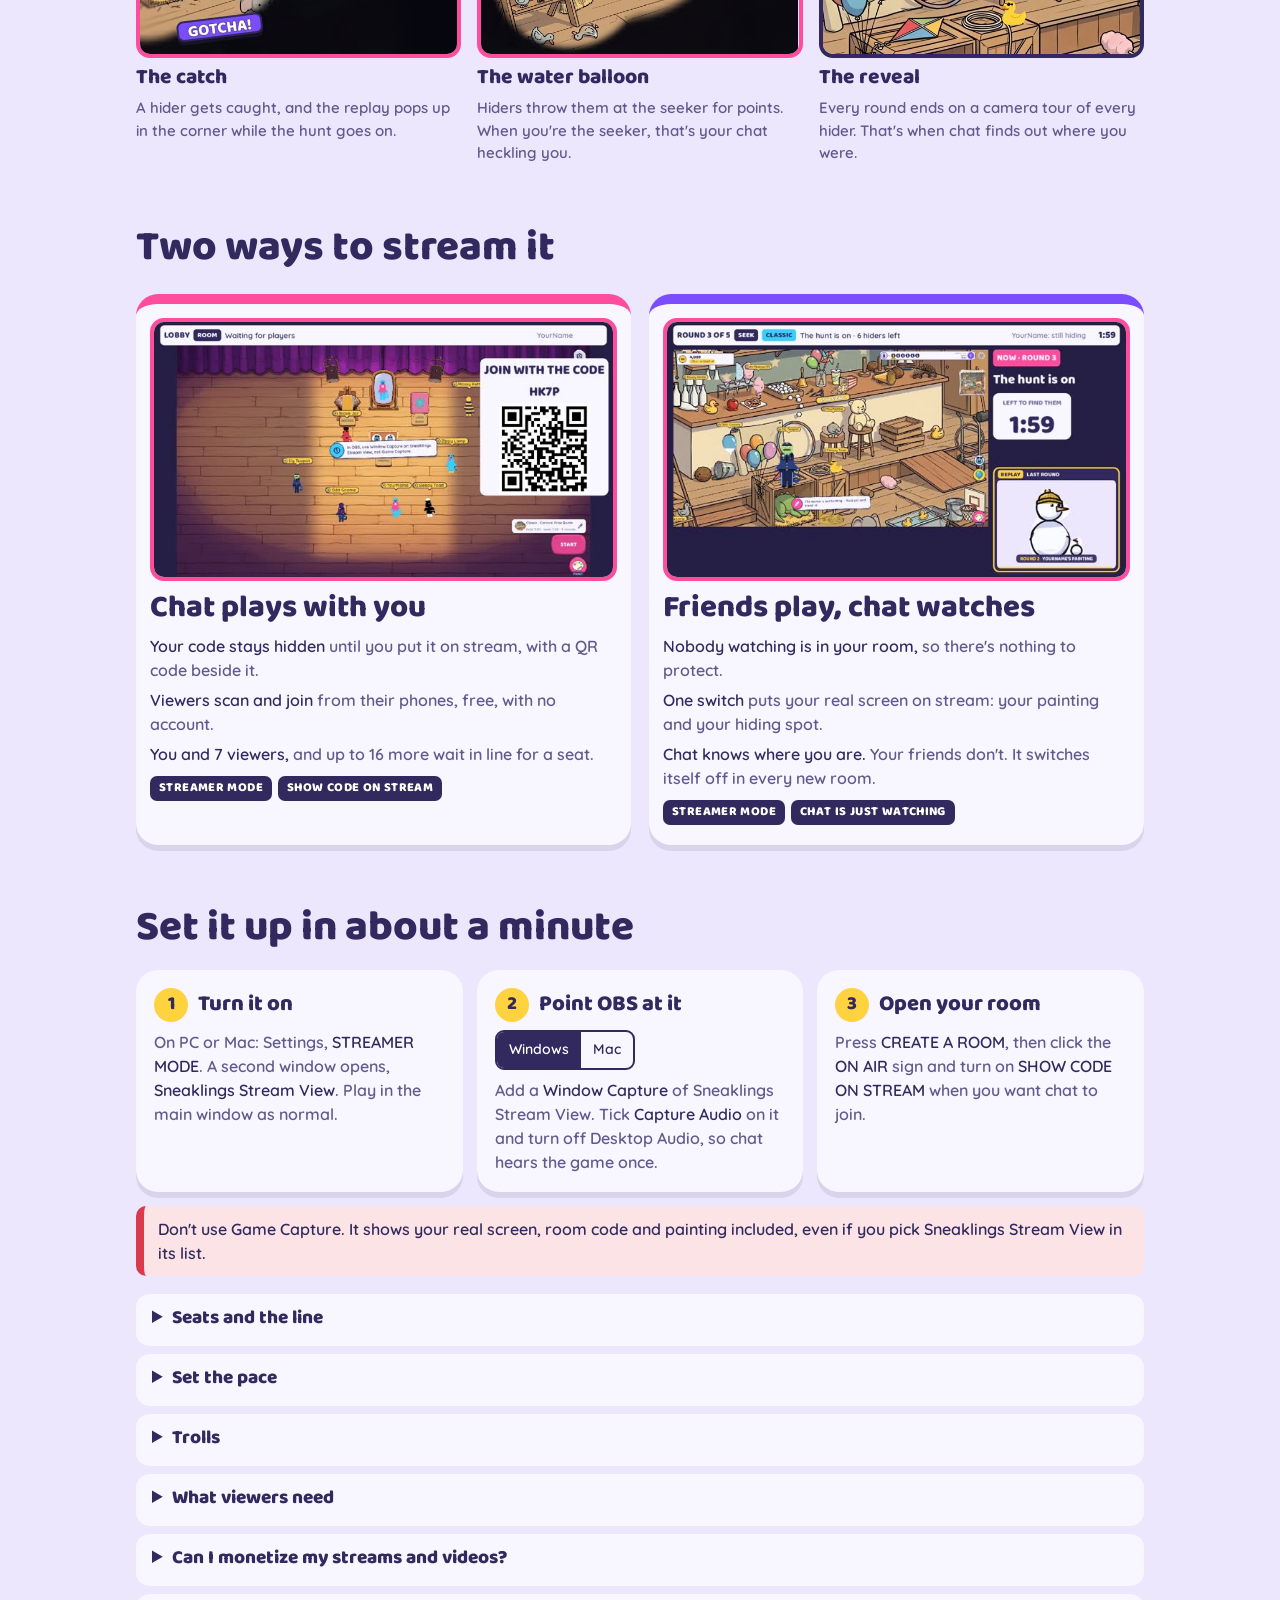
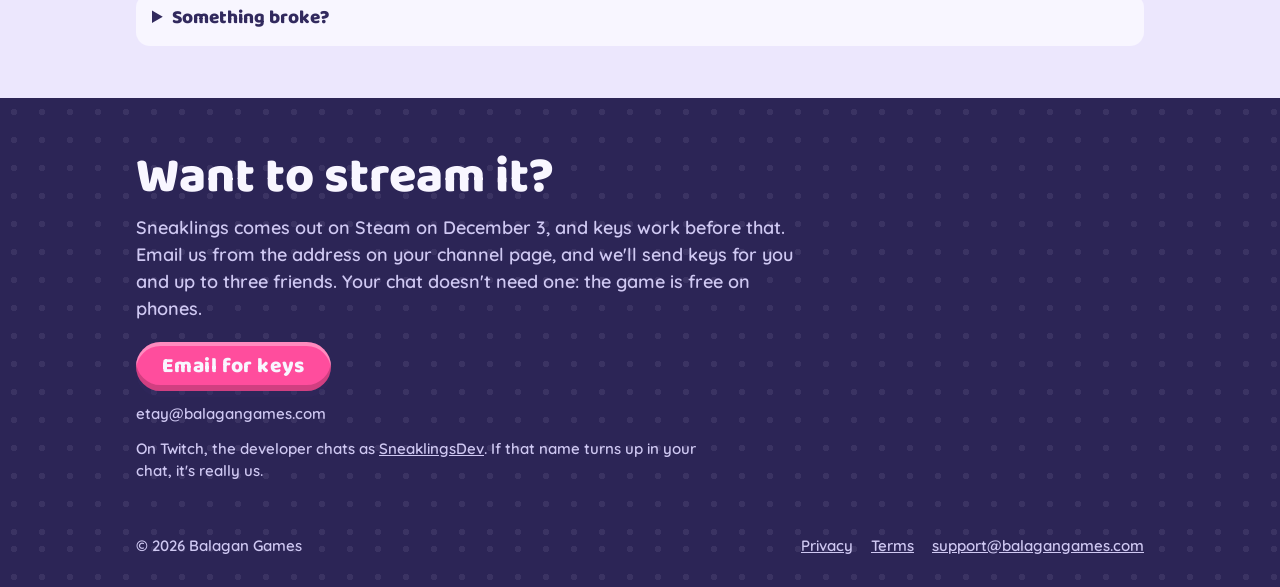
<file: creators.html>
<!DOCTYPE html>
<html lang="en">
<head>
<meta charset="utf-8">
<meta name="viewport" content="width=device-width, initial-scale=1">
<title>Stream Sneaklings: your chat plays, your spot stays hidden — Balagan Games</title>
<meta name="description" content="Sneaklings is hide and seek where you paint yourself into the map. Your chat joins free from their phones, and Streamer Mode keeps your hiding spot off your stream, with no stream delay.">
<meta property="og:title" content="Your chat is hunting you. Your stream won't help them.">
<meta property="og:description" content="Sneaklings for streamers: chat joins free from their phones, and Streamer Mode keeps your hiding spot off your stream, with no stream delay.">
<meta property="og:image" content="https://balagangames.com/media/creators/film.jpg">
<link rel="icon" href="/favicon.png">
<link rel="stylesheet" href="/creators.css">
</head>
<body>

<div class="table">
  <header class="topbar"><div class="wrap"><a class="brand gag" href="/" aria-label="Balagan Games"><span class="wm"><svg xmlns="http://www.w3.org/2000/svg" viewBox="0 0 4276 982" width="131" height="30" aria-hidden="true"><g><g class="l0"><g class="feet"><ellipse cx="208.8" cy="865.0" rx="104.5" ry="60.5" fill="#322A5E"/><ellipse cx="481.2" cy="865.0" rx="104.5" ry="60.5" fill="#322A5E"/></g></g><g class="l1"><g class="feet"><ellipse cx="797.6" cy="865.0" rx="104.5" ry="60.5" fill="#322A5E"/><ellipse cx="1073.4" cy="865.0" rx="104.5" ry="60.5" fill="#322A5E"/></g></g><g class="l2"><g class="feet"><ellipse cx="1389.6" cy="865.0" rx="104.5" ry="60.5" fill="#322A5E"/><ellipse cx="1615.4" cy="865.0" rx="104.5" ry="60.5" fill="#322A5E"/></g></g><g class="l3"><g class="feet"><ellipse cx="1897.6" cy="865.0" rx="104.5" ry="60.5" fill="#322A5E"/><ellipse cx="2173.4" cy="865.0" rx="104.5" ry="60.5" fill="#322A5E"/></g></g><g class="l4"><g class="feet"><ellipse cx="2504.4" cy="865.0" rx="104.5" ry="60.5" fill="#322A5E"/><ellipse cx="2796.6" cy="865.0" rx="104.5" ry="60.5" fill="#322A5E"/></g></g><g class="l5"><g class="feet"><ellipse cx="3148.6" cy="865.0" rx="104.5" ry="60.5" fill="#322A5E"/><ellipse cx="3424.4" cy="865.0" rx="104.5" ry="60.5" fill="#322A5E"/></g></g><g class="l6"><g class="feet"><ellipse cx="3767.1" cy="865.0" rx="104.5" ry="60.5" fill="#322A5E"/><ellipse cx="4065.9" cy="865.0" rx="104.5" ry="60.5" fill="#322A5E"/></g></g></g><g><g class="l0"><path d="M379 369V247H173V369ZM317 247 322 341Q410 341 468.0 322.0Q526 303 555.5 267.0Q585 231 585 178Q585 80 511.0 32.0Q437 -16 300 -16Q277 -16 245.0 -14.0Q213 -12 180.0 -6.5Q147 -1 120 9Q65 30 65 82V549Q65 570 77.0 581.5Q89 593 108 600Q142 612 193.5 617.5Q245 623 298 623Q425 623 494.5 579.5Q564 536 564 447Q564 397 533.5 363.5Q503 330 447.0 313.5Q391 297 314 297L308 369Q351 369 370.5 385.0Q390 401 390 432Q390 459 367.5 475.0Q345 491 300 491Q285 491 265.5 490.0Q246 489 235 487V125Q249 121 271.5 119.5Q294 118 313 118Q353 118 379.5 134.5Q406 151 406 186Q406 219 383.5 233.0Q361 247 317 247Z" transform="translate(20.0 765.0) scale(1 -1)" fill="#322A5E" stroke="#322A5E" stroke-width="90.0" stroke-linejoin="round"/></g><g class="l1"><path d="M320 459H314Q305 431 294.0 398.0Q283 365 271.0 328.5Q259 292 248 253L226 140Q220 120 215.5 101.0Q211 82 206.5 65.0Q202 48 198.0 32.0Q194 16 190 1Q177 -3 161.0 -7.0Q145 -11 123 -11Q73 -11 48.0 6.5Q23 24 23 55Q23 69 27.0 83.0Q31 97 36 116Q44 148 60.0 198.5Q76 249 95.5 307.5Q115 366 134.5 422.0Q154 478 170.0 522.5Q186 567 194 588Q211 598 246.0 607.0Q281 616 315 616Q365 616 404.0 601.5Q443 587 453 555Q471 504 491.5 435.5Q512 367 533.5 292.5Q555 218 575.0 147.5Q595 77 610 21Q598 8 574.0 -1.0Q550 -10 517 -10Q468 -10 449.0 6.5Q430 23 421 57L396 153L376 256Q366 295 356.0 331.0Q346 367 337.0 399.5Q328 432 320 459ZM151 126 220 261H440L461 126Z" transform="translate(619.0 765.0) scale(1 -1)" fill="#322A5E" stroke="#322A5E" stroke-width="90.0" stroke-linejoin="round"/></g><g class="l2"><path d="M65 442H240V6L158 -3Q115 -3 90.0 22.0Q65 47 65 90ZM158 -3V138H469Q476 127 482.0 109.0Q488 91 488 70Q488 33 472.0 15.0Q456 -3 428 -3ZM240 211H65V608Q77 610 100.5 613.5Q124 617 146 617Q196 617 218.0 600.0Q240 583 240 534Z" transform="translate(1226.0 765.0) scale(1 -1)" fill="#322A5E" stroke="#322A5E" stroke-width="90.0" stroke-linejoin="round"/></g><g class="l3"><path d="M320 459H314Q305 431 294.0 398.0Q283 365 271.0 328.5Q259 292 248 253L226 140Q220 120 215.5 101.0Q211 82 206.5 65.0Q202 48 198.0 32.0Q194 16 190 1Q177 -3 161.0 -7.0Q145 -11 123 -11Q73 -11 48.0 6.5Q23 24 23 55Q23 69 27.0 83.0Q31 97 36 116Q44 148 60.0 198.5Q76 249 95.5 307.5Q115 366 134.5 422.0Q154 478 170.0 522.5Q186 567 194 588Q211 598 246.0 607.0Q281 616 315 616Q365 616 404.0 601.5Q443 587 453 555Q471 504 491.5 435.5Q512 367 533.5 292.5Q555 218 575.0 147.5Q595 77 610 21Q598 8 574.0 -1.0Q550 -10 517 -10Q468 -10 449.0 6.5Q430 23 421 57L396 153L376 256Q366 295 356.0 331.0Q346 367 337.0 399.5Q328 432 320 459ZM151 126 220 261H440L461 126Z" transform="translate(1719.0 765.0) scale(1 -1)" fill="#322A5E" stroke="#322A5E" stroke-width="90.0" stroke-linejoin="round"/></g><g class="l4"><path d="M614 303V97Q614 66 603.0 51.0Q592 36 568 22Q540 6 486.5 -6.0Q433 -18 380 -18Q284 -18 205.5 15.0Q127 48 81.0 119.0Q35 190 35 302Q35 407 81.5 479.0Q128 551 206.5 588.0Q285 625 382 625Q445 625 491.5 611.5Q538 598 563.0 573.5Q588 549 588 516Q588 491 575.0 471.5Q562 452 545 441Q520 456 482.0 470.0Q444 484 395 484Q342 484 301.0 461.5Q260 439 237.5 398.5Q215 358 215 303Q215 243 236.5 202.5Q258 162 296.0 142.0Q334 122 383 122Q405 122 421.5 126.5Q438 131 447 135V231H340Q334 242 328.5 260.0Q323 278 323 298Q323 334 339.5 350.0Q356 366 382 366H551Q581 366 597.5 349.5Q614 333 614 303Z" transform="translate(2326.0 765.0) scale(1 -1)" fill="#322A5E" stroke="#322A5E" stroke-width="90.0" stroke-linejoin="round"/></g><g class="l5"><path d="M320 459H314Q305 431 294.0 398.0Q283 365 271.0 328.5Q259 292 248 253L226 140Q220 120 215.5 101.0Q211 82 206.5 65.0Q202 48 198.0 32.0Q194 16 190 1Q177 -3 161.0 -7.0Q145 -11 123 -11Q73 -11 48.0 6.5Q23 24 23 55Q23 69 27.0 83.0Q31 97 36 116Q44 148 60.0 198.5Q76 249 95.5 307.5Q115 366 134.5 422.0Q154 478 170.0 522.5Q186 567 194 588Q211 598 246.0 607.0Q281 616 315 616Q365 616 404.0 601.5Q443 587 453 555Q471 504 491.5 435.5Q512 367 533.5 292.5Q555 218 575.0 147.5Q595 77 610 21Q598 8 574.0 -1.0Q550 -10 517 -10Q468 -10 449.0 6.5Q430 23 421 57L396 153L376 256Q366 295 356.0 331.0Q346 367 337.0 399.5Q328 432 320 459ZM151 126 220 261H440L461 126Z" transform="translate(2970.0 765.0) scale(1 -1)" fill="#322A5E" stroke="#322A5E" stroke-width="90.0" stroke-linejoin="round"/></g><g class="l6"><path d="M65 400H226Q230 354 231.5 312.0Q233 270 233.0 232.5Q233 195 233 159V0Q223 -2 200.5 -5.0Q178 -8 155 -8Q105 -8 85.0 9.5Q65 27 65 72ZM614 210H453Q447 280 446.5 339.0Q446 398 446 451V609Q457 611 479.0 614.0Q501 617 524 617Q574 617 594.0 599.5Q614 582 614 537ZM614 264V21Q600 8 573.5 0.0Q547 -8 510 -8Q473 -8 440.0 3.0Q407 14 386 56L287 258Q277 279 268.5 297.5Q260 316 252.0 336.0Q244 356 234 380L65 343V575Q79 595 108.0 605.0Q137 615 170 615Q207 615 240.5 603.5Q274 592 294 551L394 349Q404 329 412.5 310.0Q421 291 429.5 271.0Q438 251 447 227Z" transform="translate(3577.0 765.0) scale(1 -1)" fill="#322A5E" stroke="#322A5E" stroke-width="90.0" stroke-linejoin="round"/></g></g><g><g class="l0"><path d="M379 369V247H173V369ZM317 247 322 341Q410 341 468.0 322.0Q526 303 555.5 267.0Q585 231 585 178Q585 80 511.0 32.0Q437 -16 300 -16Q277 -16 245.0 -14.0Q213 -12 180.0 -6.5Q147 -1 120 9Q65 30 65 82V549Q65 570 77.0 581.5Q89 593 108 600Q142 612 193.5 617.5Q245 623 298 623Q425 623 494.5 579.5Q564 536 564 447Q564 397 533.5 363.5Q503 330 447.0 313.5Q391 297 314 297L308 369Q351 369 370.5 385.0Q390 401 390 432Q390 459 367.5 475.0Q345 491 300 491Q285 491 265.5 490.0Q246 489 235 487V125Q249 121 271.5 119.5Q294 118 313 118Q353 118 379.5 134.5Q406 151 406 186Q406 219 383.5 233.0Q361 247 317 247Z" transform="translate(20.0 710.0) scale(1 -1)" fill="none" stroke="#322A5E" stroke-width="90.0" stroke-linejoin="round"/></g><g class="l1"><path d="M320 459H314Q305 431 294.0 398.0Q283 365 271.0 328.5Q259 292 248 253L226 140Q220 120 215.5 101.0Q211 82 206.5 65.0Q202 48 198.0 32.0Q194 16 190 1Q177 -3 161.0 -7.0Q145 -11 123 -11Q73 -11 48.0 6.5Q23 24 23 55Q23 69 27.0 83.0Q31 97 36 116Q44 148 60.0 198.5Q76 249 95.5 307.5Q115 366 134.5 422.0Q154 478 170.0 522.5Q186 567 194 588Q211 598 246.0 607.0Q281 616 315 616Q365 616 404.0 601.5Q443 587 453 555Q471 504 491.5 435.5Q512 367 533.5 292.5Q555 218 575.0 147.5Q595 77 610 21Q598 8 574.0 -1.0Q550 -10 517 -10Q468 -10 449.0 6.5Q430 23 421 57L396 153L376 256Q366 295 356.0 331.0Q346 367 337.0 399.5Q328 432 320 459ZM151 126 220 261H440L461 126Z" transform="translate(619.0 710.0) scale(1 -1)" fill="none" stroke="#322A5E" stroke-width="90.0" stroke-linejoin="round"/></g><g class="l2"><path d="M65 442H240V6L158 -3Q115 -3 90.0 22.0Q65 47 65 90ZM158 -3V138H469Q476 127 482.0 109.0Q488 91 488 70Q488 33 472.0 15.0Q456 -3 428 -3ZM240 211H65V608Q77 610 100.5 613.5Q124 617 146 617Q196 617 218.0 600.0Q240 583 240 534Z" transform="translate(1226.0 710.0) scale(1 -1)" fill="none" stroke="#322A5E" stroke-width="90.0" stroke-linejoin="round"/></g><g class="l3"><path d="M320 459H314Q305 431 294.0 398.0Q283 365 271.0 328.5Q259 292 248 253L226 140Q220 120 215.5 101.0Q211 82 206.5 65.0Q202 48 198.0 32.0Q194 16 190 1Q177 -3 161.0 -7.0Q145 -11 123 -11Q73 -11 48.0 6.5Q23 24 23 55Q23 69 27.0 83.0Q31 97 36 116Q44 148 60.0 198.5Q76 249 95.5 307.5Q115 366 134.5 422.0Q154 478 170.0 522.5Q186 567 194 588Q211 598 246.0 607.0Q281 616 315 616Q365 616 404.0 601.5Q443 587 453 555Q471 504 491.5 435.5Q512 367 533.5 292.5Q555 218 575.0 147.5Q595 77 610 21Q598 8 574.0 -1.0Q550 -10 517 -10Q468 -10 449.0 6.5Q430 23 421 57L396 153L376 256Q366 295 356.0 331.0Q346 367 337.0 399.5Q328 432 320 459ZM151 126 220 261H440L461 126Z" transform="translate(1719.0 710.0) scale(1 -1)" fill="none" stroke="#322A5E" stroke-width="90.0" stroke-linejoin="round"/></g><g class="l4"><path d="M614 303V97Q614 66 603.0 51.0Q592 36 568 22Q540 6 486.5 -6.0Q433 -18 380 -18Q284 -18 205.5 15.0Q127 48 81.0 119.0Q35 190 35 302Q35 407 81.5 479.0Q128 551 206.5 588.0Q285 625 382 625Q445 625 491.5 611.5Q538 598 563.0 573.5Q588 549 588 516Q588 491 575.0 471.5Q562 452 545 441Q520 456 482.0 470.0Q444 484 395 484Q342 484 301.0 461.5Q260 439 237.5 398.5Q215 358 215 303Q215 243 236.5 202.5Q258 162 296.0 142.0Q334 122 383 122Q405 122 421.5 126.5Q438 131 447 135V231H340Q334 242 328.5 260.0Q323 278 323 298Q323 334 339.5 350.0Q356 366 382 366H551Q581 366 597.5 349.5Q614 333 614 303Z" transform="translate(2326.0 710.0) scale(1 -1)" fill="none" stroke="#322A5E" stroke-width="90.0" stroke-linejoin="round"/></g><g class="l5"><path d="M320 459H314Q305 431 294.0 398.0Q283 365 271.0 328.5Q259 292 248 253L226 140Q220 120 215.5 101.0Q211 82 206.5 65.0Q202 48 198.0 32.0Q194 16 190 1Q177 -3 161.0 -7.0Q145 -11 123 -11Q73 -11 48.0 6.5Q23 24 23 55Q23 69 27.0 83.0Q31 97 36 116Q44 148 60.0 198.5Q76 249 95.5 307.5Q115 366 134.5 422.0Q154 478 170.0 522.5Q186 567 194 588Q211 598 246.0 607.0Q281 616 315 616Q365 616 404.0 601.5Q443 587 453 555Q471 504 491.5 435.5Q512 367 533.5 292.5Q555 218 575.0 147.5Q595 77 610 21Q598 8 574.0 -1.0Q550 -10 517 -10Q468 -10 449.0 6.5Q430 23 421 57L396 153L376 256Q366 295 356.0 331.0Q346 367 337.0 399.5Q328 432 320 459ZM151 126 220 261H440L461 126Z" transform="translate(2970.0 710.0) scale(1 -1)" fill="none" stroke="#322A5E" stroke-width="90.0" stroke-linejoin="round"/></g><g class="l6"><path d="M65 400H226Q230 354 231.5 312.0Q233 270 233.0 232.5Q233 195 233 159V0Q223 -2 200.5 -5.0Q178 -8 155 -8Q105 -8 85.0 9.5Q65 27 65 72ZM614 210H453Q447 280 446.5 339.0Q446 398 446 451V609Q457 611 479.0 614.0Q501 617 524 617Q574 617 594.0 599.5Q614 582 614 537ZM614 264V21Q600 8 573.5 0.0Q547 -8 510 -8Q473 -8 440.0 3.0Q407 14 386 56L287 258Q277 279 268.5 297.5Q260 316 252.0 336.0Q244 356 234 380L65 343V575Q79 595 108.0 605.0Q137 615 170 615Q207 615 240.5 603.5Q274 592 294 551L394 349Q404 329 412.5 310.0Q421 291 429.5 271.0Q438 251 447 227Z" transform="translate(3577.0 710.0) scale(1 -1)" fill="none" stroke="#322A5E" stroke-width="90.0" stroke-linejoin="round"/></g></g><g><g class="l0"><path d="M379 369V247H173V369ZM317 247 322 341Q410 341 468.0 322.0Q526 303 555.5 267.0Q585 231 585 178Q585 80 511.0 32.0Q437 -16 300 -16Q277 -16 245.0 -14.0Q213 -12 180.0 -6.5Q147 -1 120 9Q65 30 65 82V549Q65 570 77.0 581.5Q89 593 108 600Q142 612 193.5 617.5Q245 623 298 623Q425 623 494.5 579.5Q564 536 564 447Q564 397 533.5 363.5Q503 330 447.0 313.5Q391 297 314 297L308 369Q351 369 370.5 385.0Q390 401 390 432Q390 459 367.5 475.0Q345 491 300 491Q285 491 265.5 490.0Q246 489 235 487V125Q249 121 271.5 119.5Q294 118 313 118Q353 118 379.5 134.5Q406 151 406 186Q406 219 383.5 233.0Q361 247 317 247Z" transform="translate(20.0 710.0) scale(1 -1)" fill="#FF4D9D"/></g><g class="l1"><path d="M320 459H314Q305 431 294.0 398.0Q283 365 271.0 328.5Q259 292 248 253L226 140Q220 120 215.5 101.0Q211 82 206.5 65.0Q202 48 198.0 32.0Q194 16 190 1Q177 -3 161.0 -7.0Q145 -11 123 -11Q73 -11 48.0 6.5Q23 24 23 55Q23 69 27.0 83.0Q31 97 36 116Q44 148 60.0 198.5Q76 249 95.5 307.5Q115 366 134.5 422.0Q154 478 170.0 522.5Q186 567 194 588Q211 598 246.0 607.0Q281 616 315 616Q365 616 404.0 601.5Q443 587 453 555Q471 504 491.5 435.5Q512 367 533.5 292.5Q555 218 575.0 147.5Q595 77 610 21Q598 8 574.0 -1.0Q550 -10 517 -10Q468 -10 449.0 6.5Q430 23 421 57L396 153L376 256Q366 295 356.0 331.0Q346 367 337.0 399.5Q328 432 320 459ZM151 126 220 261H440L461 126Z" transform="translate(619.0 710.0) scale(1 -1)" fill="#FFD23F"/></g><g class="l2"><path d="M65 442H240V6L158 -3Q115 -3 90.0 22.0Q65 47 65 90ZM158 -3V138H469Q476 127 482.0 109.0Q488 91 488 70Q488 33 472.0 15.0Q456 -3 428 -3ZM240 211H65V608Q77 610 100.5 613.5Q124 617 146 617Q196 617 218.0 600.0Q240 583 240 534Z" transform="translate(1226.0 710.0) scale(1 -1)" fill="#35D0FF"/></g><g class="l3"><path d="M320 459H314Q305 431 294.0 398.0Q283 365 271.0 328.5Q259 292 248 253L226 140Q220 120 215.5 101.0Q211 82 206.5 65.0Q202 48 198.0 32.0Q194 16 190 1Q177 -3 161.0 -7.0Q145 -11 123 -11Q73 -11 48.0 6.5Q23 24 23 55Q23 69 27.0 83.0Q31 97 36 116Q44 148 60.0 198.5Q76 249 95.5 307.5Q115 366 134.5 422.0Q154 478 170.0 522.5Q186 567 194 588Q211 598 246.0 607.0Q281 616 315 616Q365 616 404.0 601.5Q443 587 453 555Q471 504 491.5 435.5Q512 367 533.5 292.5Q555 218 575.0 147.5Q595 77 610 21Q598 8 574.0 -1.0Q550 -10 517 -10Q468 -10 449.0 6.5Q430 23 421 57L396 153L376 256Q366 295 356.0 331.0Q346 367 337.0 399.5Q328 432 320 459ZM151 126 220 261H440L461 126Z" transform="translate(1719.0 710.0) scale(1 -1)" fill="#7C4DFF"/></g><g class="l4"><path d="M614 303V97Q614 66 603.0 51.0Q592 36 568 22Q540 6 486.5 -6.0Q433 -18 380 -18Q284 -18 205.5 15.0Q127 48 81.0 119.0Q35 190 35 302Q35 407 81.5 479.0Q128 551 206.5 588.0Q285 625 382 625Q445 625 491.5 611.5Q538 598 563.0 573.5Q588 549 588 516Q588 491 575.0 471.5Q562 452 545 441Q520 456 482.0 470.0Q444 484 395 484Q342 484 301.0 461.5Q260 439 237.5 398.5Q215 358 215 303Q215 243 236.5 202.5Q258 162 296.0 142.0Q334 122 383 122Q405 122 421.5 126.5Q438 131 447 135V231H340Q334 242 328.5 260.0Q323 278 323 298Q323 334 339.5 350.0Q356 366 382 366H551Q581 366 597.5 349.5Q614 333 614 303Z" transform="translate(2326.0 710.0) scale(1 -1)" fill="#FF8A3D"/></g><g class="l5"><path d="M320 459H314Q305 431 294.0 398.0Q283 365 271.0 328.5Q259 292 248 253L226 140Q220 120 215.5 101.0Q211 82 206.5 65.0Q202 48 198.0 32.0Q194 16 190 1Q177 -3 161.0 -7.0Q145 -11 123 -11Q73 -11 48.0 6.5Q23 24 23 55Q23 69 27.0 83.0Q31 97 36 116Q44 148 60.0 198.5Q76 249 95.5 307.5Q115 366 134.5 422.0Q154 478 170.0 522.5Q186 567 194 588Q211 598 246.0 607.0Q281 616 315 616Q365 616 404.0 601.5Q443 587 453 555Q471 504 491.5 435.5Q512 367 533.5 292.5Q555 218 575.0 147.5Q595 77 610 21Q598 8 574.0 -1.0Q550 -10 517 -10Q468 -10 449.0 6.5Q430 23 421 57L396 153L376 256Q366 295 356.0 331.0Q346 367 337.0 399.5Q328 432 320 459ZM151 126 220 261H440L461 126Z" transform="translate(2970.0 710.0) scale(1 -1)" fill="#35D0FF"/></g><g class="l6"><path d="M65 400H226Q230 354 231.5 312.0Q233 270 233.0 232.5Q233 195 233 159V0Q223 -2 200.5 -5.0Q178 -8 155 -8Q105 -8 85.0 9.5Q65 27 65 72ZM614 210H453Q447 280 446.5 339.0Q446 398 446 451V609Q457 611 479.0 614.0Q501 617 524 617Q574 617 594.0 599.5Q614 582 614 537ZM614 264V21Q600 8 573.5 0.0Q547 -8 510 -8Q473 -8 440.0 3.0Q407 14 386 56L287 258Q277 279 268.5 297.5Q260 316 252.0 336.0Q244 356 234 380L65 343V575Q79 595 108.0 605.0Q137 615 170 615Q207 615 240.5 603.5Q274 592 294 551L394 349Q404 329 412.5 310.0Q421 291 429.5 271.0Q438 251 447 227Z" transform="translate(3577.0 710.0) scale(1 -1)" fill="#FF4D9D"/></g></g></svg></span><span class="games">GAMES</span></a></div></header>
  <div class="hero"><div class="wrap">
    <h1>Your chat is hunting you. <span>Your stream won't help them.</span></h1>
    <p class="sub">Sneaklings is hide and seek where you paint yourself into the map. Your chat joins free from their phones, and Streamer Mode keeps your hiding spot off your stream, with no stream delay.</p>
    <div class="cta-row">
      <a class="candy" href="#keys">Get Steam keys</a>
      <a class="ghost" href="#how">See how it works</a>
    </div>
    <div class="frame">
      <div class="screen" id="screen">
        <video id="heroloop" src="media/creators/hero.mp4" poster="media/creators/hero.jpg" muted loop playsinline autoplay aria-hidden="true"></video>
        <div class="cam"><img src="media/creators/cam_cheer.png" alt=""><small>YOUR CAM HERE</small></div>
        <button class="play" id="heroplay" type="button"><i></i>Watch it: 0:52</button>
      </div>
      <div class="sticker s-gold a">NO STREAM DELAY</div>
      <div class="sticker s-cyan b">FREE FOR CHAT ON PHONES</div>
    </div>
    <p class="source">Real game footage, from rounds we set up ourselves.</p>
  </div></div>
</div>

<section class="block" id="fixes" style="padding-top:44px"><div class="wrap">
  <h2>Three things that ruin hide and seek on stream. All fixed.</h2>
  <div class="fixes">
    <article class="fix">
      <div class="loop live"><video data-src="media/creators/fix_seek.mp4" poster="media/creators/fix_seek.jpg" muted loop playsinline></video></div>
      <h3>Chat can see where you're hiding</h3>
      <p class="fixed"><span class="stampfix">FIXED</span>Your stream shows the seeker's view instead.</p>
      <p>Same picture, same fog. A viewer who's hunting you learns nothing new by watching.</p>
    </article>
    <article class="fix">
      <div class="loop old"><video data-src="media/creators/fix_recap.mp4" poster="media/creators/fix_recap.jpg" muted loop playsinline></video></div>
      <h3>Hiding means dead air</h3>
      <p class="fixed"><span class="stampfix">FIXED</span>While you paint, chat watches last round.</p>
      <p>Your last painting, the catches and the close calls, on a loop beside the clock.</p>
    </article>
    <article class="fix">
      <div class="loop live"><video data-src="media/creators/fix_talk.mp4" poster="media/creators/fix_talk.jpg" muted loop playsinline></video>
        <div class="cam"><img src="media/creators/cam_whisper.png" alt=""><small>YOUR CAM</small></div>
        <div class="bub b1">where are you hiding??</div>
        <div class="bub you b2">wouldn't you like to know</div>
        <div class="bub b3">you're the bear, aren't you</div>
      </div>
      <h3>A stream delay would kill the conversation</h3>
      <p class="fixed"><span class="stampfix">FIXED</span>You don't need one.</p>
      <p>Your stream never shows your spot, so you can talk to chat in real time, all round.</p>
    </article>
  </div>
</div></section>

<section class="block" id="how"><div class="wrap">
  <h2>Two windows. You play in one, OBS captures the other.</h2>
  <p class="lead">Streamer Mode is on PC and Mac. Here are three moments in both windows. They play by themselves, or press Next.</p>
  <div class="windows">
    <div class="pair">
      <div class="mon"><div class="label"><span class="pill me">YOUR SCREEN</span><small>Only you see this</small></div><div class="pic" id="picMain"></div></div>
      <div class="mon stream"><div class="label"><span class="pill live">YOUR STREAM</span><small>All chat ever sees</small></div><div class="pic" id="picStream"></div></div>
    </div>
    <div class="phases" id="phases" role="tablist" aria-label="Moments of a round"></div>
    <div class="sayrow"><p class="say" id="say" aria-live="polite"></p><button class="nextbtn" id="nextbtn" type="button"></button></div>
    <p class="warn"><b>Careful what you say.</b> "I'm behind the barrel" still gives you away. Bluffing is allowed.</p>
  </div>
</div></section>

<section class="block"><div class="wrap">
  <h2>What chat gets to watch</h2>
  <div class="mhead"><span class="pill old">WHILE YOU HIDE</span><h3>Hiding can take minutes. Your stream fills them with last round.</h3></div>
  <div class="moments">
    <article class="moment"><div class="loop tall old"><video data-src="media/creators/m_paint.mp4" poster="media/creators/m_paint.jpg" muted loop playsinline></video></div>
      <h3>Your last painting</h3><p>Stroke by stroke, mistakes included, so chat sees how you did it.</p></article>
    <article class="moment"><div class="loop tall old"><video data-src="media/creators/m_busted.mp4" poster="media/creators/m_busted.jpg" muted loop playsinline></video></div>
      <h3>The catches</h3><p>Every catch from last round, close up, with who caught who.</p></article>
    <article class="moment"><div class="loop tall old"><video data-src="media/creators/m_phew.mp4" poster="media/creators/m_phew.jpg" muted loop playsinline></video></div>
      <h3>The close calls</h3><p>The seeker stood right beside someone and chat had no idea. Now they see it.</p></article>
  </div>
  <div class="mhead"><span class="pill live">LIVE</span><h3>Then the round itself.</h3></div>
  <div class="moments">
    <article class="moment"><div class="loop tall live"><video data-src="media/creators/m_catch.mp4" poster="media/creators/m_catch.jpg" muted loop playsinline></video></div>
      <h3>The catch</h3><p>A hider gets caught, and the replay pops up in the corner while the hunt goes on.</p></article>
    <article class="moment"><div class="loop tall live"><video data-src="media/creators/m_balloon.mp4" poster="media/creators/m_balloon.jpg" muted loop playsinline></video></div>
      <h3>The water balloon</h3><p>Hiders throw them at the seeker for points. When you're the seeker, that's your chat heckling you.</p></article>
    <article class="moment"><div class="loop tall"><video data-src="media/creators/m_reveal.mp4" poster="media/creators/m_reveal.jpg" muted loop playsinline></video></div>
      <h3>The reveal</h3><p>Every round ends on a camera tour of every hider. That's when chat finds out where you were.</p></article>
  </div>
</div></section>

<section class="block"><div class="wrap">
  <h2>Two ways to stream it</h2>
  <div class="ways">
    <article class="way">
      <div class="loop live"><video data-src="media/creators/w_room.mp4" poster="media/creators/w_room.jpg" muted loop playsinline></video></div>
      <h3>Chat plays with you</h3>
      <ul>
        <li><b>Your code stays hidden</b> until you put it on stream, with a QR code beside it.</li>
        <li><b>Viewers scan and join</b> from their phones, free, with no account.</li>
        <li><b>You and 7 viewers,</b> and up to 16 more wait in line for a seat.</li>
      </ul>
      <div class="chips"><span class="chip">STREAMER MODE</span><span class="chip">SHOW CODE ON STREAM</span></div>
    </article>
    <article class="way friends">
      <div class="loop live"><video data-src="media/creators/w_friends.mp4" poster="media/creators/w_friends.jpg" muted loop playsinline></video></div>
      <h3>Friends play, chat watches</h3>
      <ul>
        <li><b>Nobody watching is in your room,</b> so there's nothing to protect.</li>
        <li><b>One switch</b> puts your real screen on stream: your painting and your hiding spot.</li>
        <li><b>Chat knows where you are.</b> Your friends don't. It switches itself off in every new room.</li>
      </ul>
      <div class="chips"><span class="chip">STREAMER MODE</span><span class="chip">CHAT IS JUST WATCHING</span></div>
    </article>
  </div>
</div></section>

<section class="block" id="setup"><div class="wrap">
  <h2>Set it up in about a minute</h2>
  <div class="setup">
    <div class="card"><h3><span class="n">1</span>Turn it on</h3><p>On PC or Mac: Settings, <b>STREAMER MODE</b>. A second window opens, <b>Sneaklings Stream View</b>. Play in the main window as normal.</p></div>
    <div class="card"><h3><span class="n">2</span>Point OBS at it</h3>
      <div class="seg" role="group" aria-label="Your computer"><button id="osWin" type="button" aria-pressed="true">Windows</button><button id="osMac" type="button" aria-pressed="false">Mac</button></div>
      <p id="osText"></p></div>
    <div class="card"><h3><span class="n">3</span>Open your room</h3><p>Press <b>CREATE A ROOM</b>, then click the <b>ON AIR</b> sign and turn on <b>SHOW CODE ON STREAM</b> when you want chat to join.</p></div>
  </div>
  <div class="danger"><b>Don't use Game Capture.</b> It shows your real screen, room code and painting included, even if you pick Sneaklings Stream View in its list.</div>
  <div class="more">
    <details><summary>Seats and the line</summary><p>A room holds <b>you and 7 viewers</b>. Up to 16 more can <b>WAIT IN LINE</b>, first come, first served. They keep the game open and get called in when a seat frees up.</p><p><b>To rotate viewers,</b> play a few rounds, then kick some or all of them (Settings, PLAYERS, tap the player, KICK). The next viewers come in from the line, and a kicked player can't rejoin that room.</p><p><b>To bring earlier players back,</b> create a new room. Its kick list starts empty.</p></details>
    <details><summary>Set the pace</summary><p>The game waits for you between rounds: press <b>NEXT ROUND</b> when chat is ready. In <b>SETUP</b> you choose hide and seek times (3:00 and 2:00 by default), rounds (5 by default, or endless), the map and the mode. A shorter hide keeps a big chat busy. In Infection, caught hiders join the hunt, which is great with a full room.</p></details>
    <details><summary>Trolls</summary><p><b>Kick:</b> Settings, PLAYERS, tap the player, KICK. They're out and can't come back into this room. <b>Report</b> an offensive drawing or name from the same sheet. It reaches us, and we can ban them from public rooms. There's no text or voice chat in the game, and names pass a profanity filter.</p></details>
    <details><summary>What viewers need</summary><p>A phone with Sneaklings from Google Play or the App Store: free, with no account and no ads. PC viewers need the game on Steam. Playing on Steam gives you the full game, so everyone in your room plays any map you pick.</p></details>
    <details><summary>Can I monetize my streams and videos?</summary><p>Yes. Stream it, post it and monetize it. You don't need to ask us.</p></details>
    <details><summary>Something broke?</summary><p>Email support@balagangames.com, or tell us on Discord: discord.gg/DzMT9dy8B3</p></details>
  </div>
</div></section>

<div class="table closing" id="keys"><div class="wrap">
  <h2>Want to stream it?</h2>
  <p>Sneaklings comes out on Steam on December 3, and keys work before that. Email us from the address on your channel page, and we'll send keys for you and up to three friends. Your chat doesn't need one: the game is free on phones.</p>
  <div class="cta-row"><a class="candy" href="mailto:etay@balagangames.com?subject=Steam%20keys%20for%20Sneaklings">Email for keys</a></div>
  <p class="addr">etay@balagangames.com</p>
  <p class="addr">On Twitch, the developer chats as <a href="https://www.twitch.tv/sneaklingsdev">SneaklingsDev</a>. If that name turns up in your chat, it's really us.</p>
</div></div>
<footer class="site table"><div class="wrap">
  <span>© 2026 Balagan Games</span>
  <nav><a href="privacy.html">Privacy</a><a href="terms.html">Terms</a><a href="mailto:support@balagangames.com">support@balagangames.com</a></nav>
</div></footer>

<script>
(function () {
var $ = function (id) { return document.getElementById(id); };
var reduced = window.matchMedia && matchMedia("(prefers-reduced-motion: reduce)").matches;

/* The hero: a stream picture loops; Play swaps in the film, with sound and controls */
var heroLoop = $("heroloop");
if (reduced) heroLoop.pause();
$("heroplay").addEventListener("click", function () {
  var film = document.createElement("video");
  film.src = "media/creators/film.mp4";
  film.poster = "media/creators/film.jpg";
  film.controls = true; film.playsInline = true; film.setAttribute("playsinline", "");
  heroLoop.replaceWith(film);
  $("screen").classList.add("film");
  $("screen").parentNode.classList.add("film");
  var p = film.play(); if (p && p.catch) p.catch(function () {});
  film.focus();
});

/* Loops: load and play only near the screen */
function ensure(v) { if (!v.src && v.getAttribute("data-src")) v.src = v.getAttribute("data-src"); }
var loops = [].slice.call(document.querySelectorAll("video[data-src]"));
if (!reduced) {
  if ("IntersectionObserver" in window) {
    var io = new IntersectionObserver(function (es) {
      es.forEach(function (e) {
        var v = e.target;
        if (e.isIntersecting) { ensure(v); var p = v.play(); if (p && p.catch) p.catch(function () {}); }
        else v.pause();
      });
    }, { rootMargin: "200px" });
    loops.forEach(function (v) { io.observe(v); });
  } else loops.forEach(function (v) { ensure(v); v.play(); });
}

/* Two windows: three moments, both windows at once */
var PHASES = [
  { k: "hunt", name: "Hunt", s: 10.6, say: "You hold still. Chat sees what the seeker sees, through the same fog, even with the seeker standing right beside you." },
  { k: "hide", name: "Hide", s: 14, say: "You paint in secret, and chat watches last round: your last painting, the catches, the close calls. In round 1, they watch the seeker get dressed." },
  { k: "reveal", name: "Reveal", s: 9.6, say: "Now every spot is public, so both windows show the same thing. The camera tours every hider." }
];
var picM = $("picMain"), picS = $("picStream"), phasesEl = $("phases");
var phaseIdx = 0, phaseT = 0, lastTick = 0, windowsVisible = false;
PHASES.forEach(function (p, i) {
  ["m", "s"].forEach(function (w) {
    var v = document.createElement("video");
    v.muted = true; v.loop = true; v.playsInline = true; v.setAttribute("playsinline", ""); v.preload = "none";
    v.poster = "media/creators/pair_" + p.k + "_" + w + ".jpg";
    v.setAttribute("data-pair", "media/creators/pair_" + p.k + "_" + w + ".mp4");
    (w === "m" ? picM : picS).appendChild(v);
    p[w] = v;
  });
  var b = document.createElement("button");
  b.className = "phase"; b.type = "button"; b.setAttribute("role", "tab");
  b.innerHTML = '<span class="bar"></span><span class="lbl">' + p.name + "</span>";
  b.addEventListener("click", function () { setPhase(i); });
  phasesEl.appendChild(b);
  p.btn = b; p.bar = b.querySelector(".bar");
});
function setPhase(i) {
  phaseIdx = i; phaseT = 0;
  PHASES.forEach(function (p, j) {
    var on = j === i;
    p.btn.setAttribute("aria-selected", String(on));
    p.btn.classList.toggle("done", j < i);
    p.bar.style.width = "";
    ["m", "s"].forEach(function (w) {
      var v = p[w];
      v.classList.toggle("on", on);
      if (on) {
        if (!v.getAttribute("src")) v.setAttribute("src", v.getAttribute("data-pair"));
        try { v.currentTime = 0; } catch (e) {}
        if (!reduced && windowsVisible) { var q = v.play(); if (q && q.catch) q.catch(function () {}); }
      } else v.pause();
    });
  });
  $("say").textContent = PHASES[i].say;
  $("nextbtn").textContent = "Next: " + PHASES[(i + 1) % PHASES.length].name + " ›";
}
$("nextbtn").addEventListener("click", function () { setPhase((phaseIdx + 1) % PHASES.length); });
function phaseTick(now) {
  if (lastTick && windowsVisible && !reduced) {
    phaseT += (now - lastTick) / 1000;
    var p = PHASES[phaseIdx];
    p.bar.style.width = Math.min(100, phaseT / p.s * 100) + "%";
    if (phaseT >= p.s) setPhase((phaseIdx + 1) % PHASES.length);
  }
  lastTick = now;
  requestAnimationFrame(phaseTick);
}
if ("IntersectionObserver" in window) {
  new IntersectionObserver(function (es) {
    windowsVisible = es[0].isIntersecting;
    var p = PHASES[phaseIdx];
    ["m", "s"].forEach(function (w) {
      if (windowsVisible && !reduced) { var q = p[w].play(); if (q && q.catch) q.catch(function () {}); }
      else p[w].pause();
    });
  }, { threshold: 0.25 }).observe($("how"));
}
setPhase(0);
requestAnimationFrame(phaseTick);

/* OBS, by computer */
var OS_TEXT = {
  win: "Add a <b>Window Capture</b> of Sneaklings Stream View. Tick <b>Capture Audio</b> on it and turn off Desktop Audio, so chat hears the game once.",
  mac: "Add a <b>macOS Screen Capture</b> source and set its Method to <b>Window Capture</b>, on Sneaklings Stream View. The sound comes with it, so there's nothing to tick."
};
function setOs(k) {
  $("osText").innerHTML = OS_TEXT[k];
  $("osWin").setAttribute("aria-pressed", String(k === "win"));
  $("osMac").setAttribute("aria-pressed", String(k === "mac"));
}
$("osWin").addEventListener("click", function () { setOs("win"); });
$("osMac").addEventListener("click", function () { setOs("mac"); });
setOs(/Mac/.test(navigator.platform || "") ? "mac" : "win");
})();
</script>
</body>
</html>
</file>
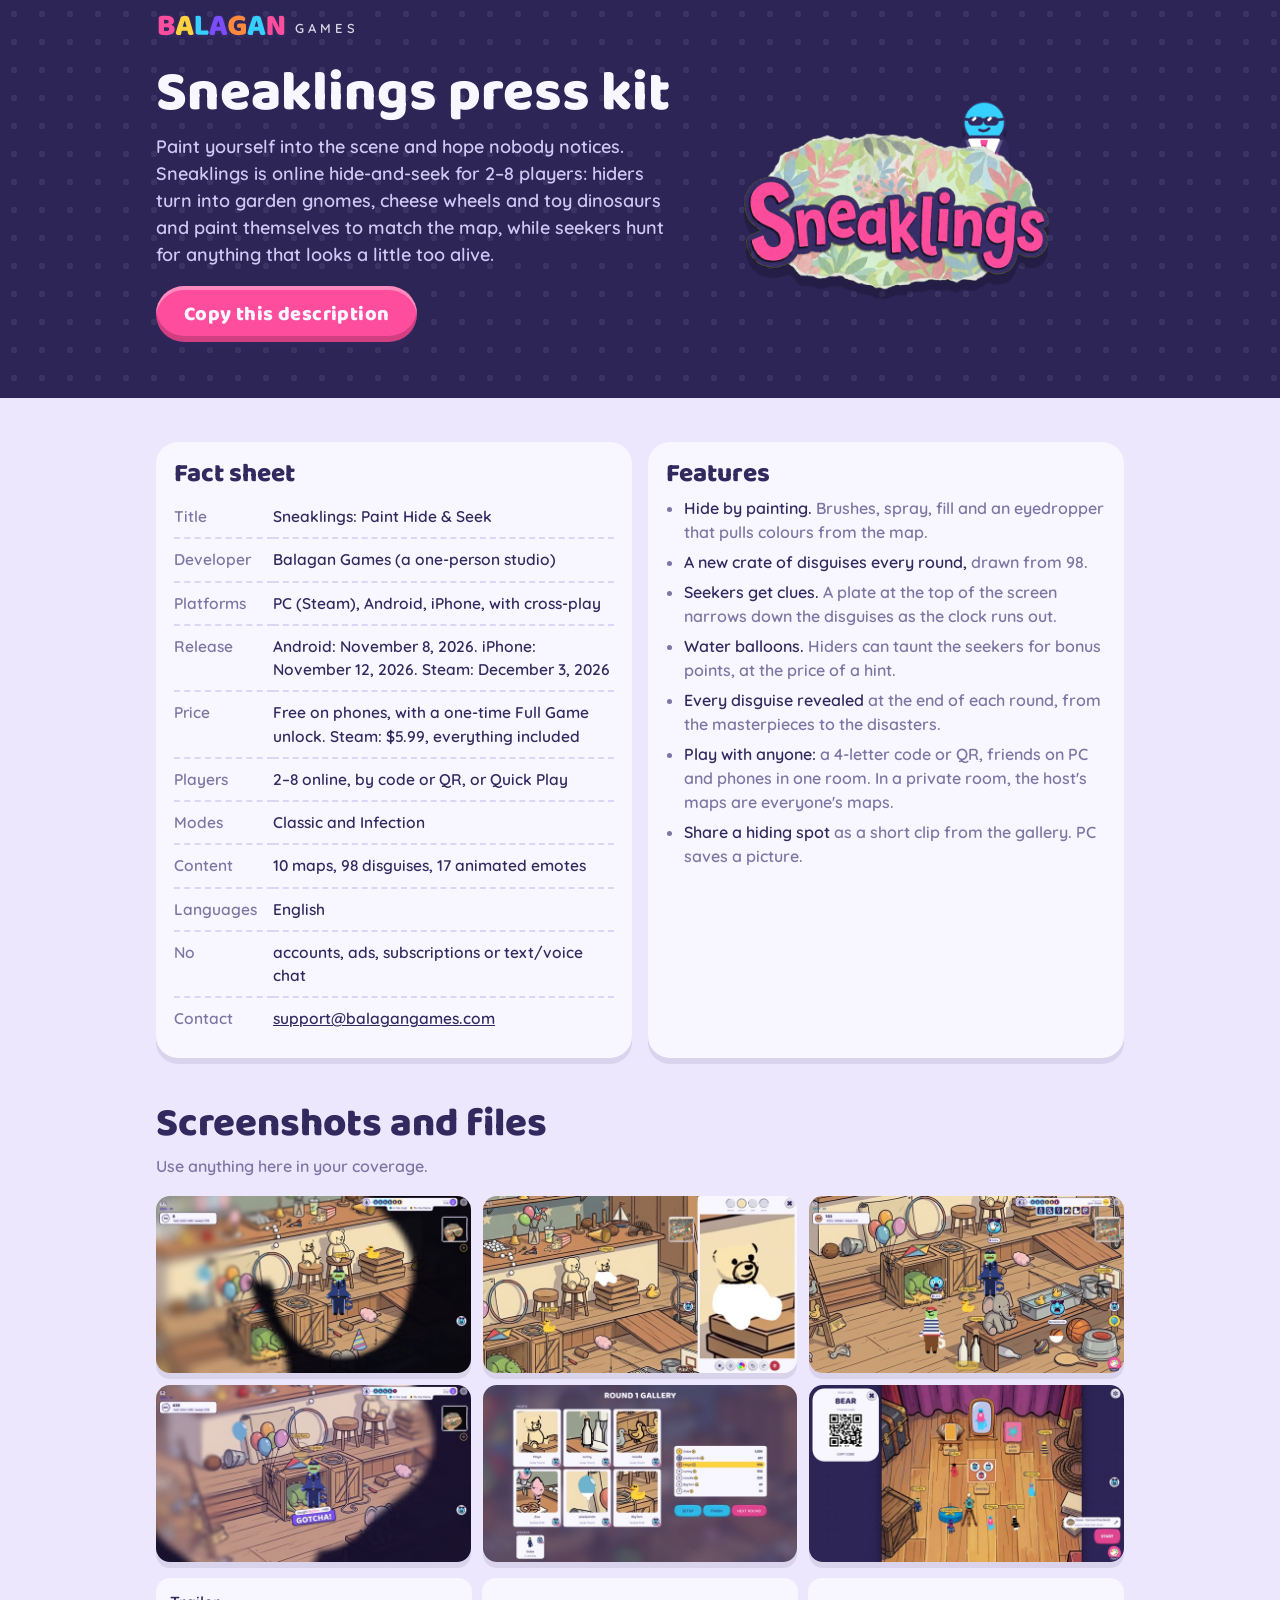
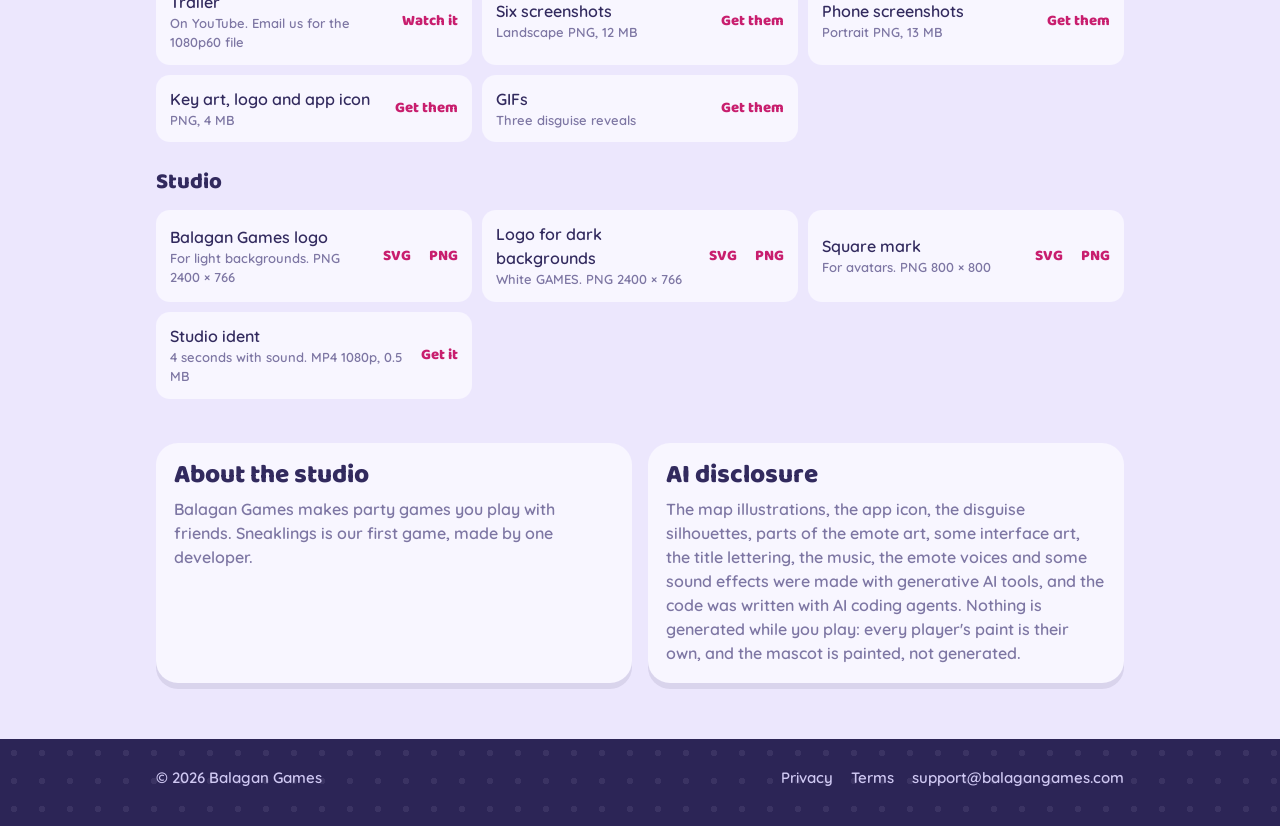
<file: press.html>
<!DOCTYPE html>
<html lang="en">
<head>
<meta charset="utf-8">
<meta name="viewport" content="width=device-width, initial-scale=1">
<title>Press kit: Sneaklings — Balagan Games</title>
<meta name="description" content="Press kit for Sneaklings: Paint Hide & Seek, online hide-and-seek for 2–8 players: fact sheet, trailer, screenshots, key art and logos.">
<meta property="og:title" content="Sneaklings press kit">
<meta property="og:image" content="https://balagangames.com/img/logo.png">
<link rel="icon" href="/favicon.png">
<link rel="stylesheet" href="/site.css">
</head>
<body class="press">
<div class="table">
  <header class="topbar"><div class="wrap"><a class="brand gag" href="/" aria-label="Balagan Games"><span class="wm"><svg xmlns="http://www.w3.org/2000/svg" viewBox="0 0 4276 982" width="131" height="30" aria-hidden="true"><g><g class="l0"><g class="feet"><ellipse cx="208.8" cy="865.0" rx="104.5" ry="60.5" fill="#322A5E"/><ellipse cx="481.2" cy="865.0" rx="104.5" ry="60.5" fill="#322A5E"/></g></g><g class="l1"><g class="feet"><ellipse cx="797.6" cy="865.0" rx="104.5" ry="60.5" fill="#322A5E"/><ellipse cx="1073.4" cy="865.0" rx="104.5" ry="60.5" fill="#322A5E"/></g></g><g class="l2"><g class="feet"><ellipse cx="1389.6" cy="865.0" rx="104.5" ry="60.5" fill="#322A5E"/><ellipse cx="1615.4" cy="865.0" rx="104.5" ry="60.5" fill="#322A5E"/></g></g><g class="l3"><g class="feet"><ellipse cx="1897.6" cy="865.0" rx="104.5" ry="60.5" fill="#322A5E"/><ellipse cx="2173.4" cy="865.0" rx="104.5" ry="60.5" fill="#322A5E"/></g></g><g class="l4"><g class="feet"><ellipse cx="2504.4" cy="865.0" rx="104.5" ry="60.5" fill="#322A5E"/><ellipse cx="2796.6" cy="865.0" rx="104.5" ry="60.5" fill="#322A5E"/></g></g><g class="l5"><g class="feet"><ellipse cx="3148.6" cy="865.0" rx="104.5" ry="60.5" fill="#322A5E"/><ellipse cx="3424.4" cy="865.0" rx="104.5" ry="60.5" fill="#322A5E"/></g></g><g class="l6"><g class="feet"><ellipse cx="3767.1" cy="865.0" rx="104.5" ry="60.5" fill="#322A5E"/><ellipse cx="4065.9" cy="865.0" rx="104.5" ry="60.5" fill="#322A5E"/></g></g></g><g><g class="l0"><path d="M379 369V247H173V369ZM317 247 322 341Q410 341 468.0 322.0Q526 303 555.5 267.0Q585 231 585 178Q585 80 511.0 32.0Q437 -16 300 -16Q277 -16 245.0 -14.0Q213 -12 180.0 -6.5Q147 -1 120 9Q65 30 65 82V549Q65 570 77.0 581.5Q89 593 108 600Q142 612 193.5 617.5Q245 623 298 623Q425 623 494.5 579.5Q564 536 564 447Q564 397 533.5 363.5Q503 330 447.0 313.5Q391 297 314 297L308 369Q351 369 370.5 385.0Q390 401 390 432Q390 459 367.5 475.0Q345 491 300 491Q285 491 265.5 490.0Q246 489 235 487V125Q249 121 271.5 119.5Q294 118 313 118Q353 118 379.5 134.5Q406 151 406 186Q406 219 383.5 233.0Q361 247 317 247Z" transform="translate(20.0 765.0) scale(1 -1)" fill="#322A5E" stroke="#322A5E" stroke-width="90.0" stroke-linejoin="round"/></g><g class="l1"><path d="M320 459H314Q305 431 294.0 398.0Q283 365 271.0 328.5Q259 292 248 253L226 140Q220 120 215.5 101.0Q211 82 206.5 65.0Q202 48 198.0 32.0Q194 16 190 1Q177 -3 161.0 -7.0Q145 -11 123 -11Q73 -11 48.0 6.5Q23 24 23 55Q23 69 27.0 83.0Q31 97 36 116Q44 148 60.0 198.5Q76 249 95.5 307.5Q115 366 134.5 422.0Q154 478 170.0 522.5Q186 567 194 588Q211 598 246.0 607.0Q281 616 315 616Q365 616 404.0 601.5Q443 587 453 555Q471 504 491.5 435.5Q512 367 533.5 292.5Q555 218 575.0 147.5Q595 77 610 21Q598 8 574.0 -1.0Q550 -10 517 -10Q468 -10 449.0 6.5Q430 23 421 57L396 153L376 256Q366 295 356.0 331.0Q346 367 337.0 399.5Q328 432 320 459ZM151 126 220 261H440L461 126Z" transform="translate(619.0 765.0) scale(1 -1)" fill="#322A5E" stroke="#322A5E" stroke-width="90.0" stroke-linejoin="round"/></g><g class="l2"><path d="M65 442H240V6L158 -3Q115 -3 90.0 22.0Q65 47 65 90ZM158 -3V138H469Q476 127 482.0 109.0Q488 91 488 70Q488 33 472.0 15.0Q456 -3 428 -3ZM240 211H65V608Q77 610 100.5 613.5Q124 617 146 617Q196 617 218.0 600.0Q240 583 240 534Z" transform="translate(1226.0 765.0) scale(1 -1)" fill="#322A5E" stroke="#322A5E" stroke-width="90.0" stroke-linejoin="round"/></g><g class="l3"><path d="M320 459H314Q305 431 294.0 398.0Q283 365 271.0 328.5Q259 292 248 253L226 140Q220 120 215.5 101.0Q211 82 206.5 65.0Q202 48 198.0 32.0Q194 16 190 1Q177 -3 161.0 -7.0Q145 -11 123 -11Q73 -11 48.0 6.5Q23 24 23 55Q23 69 27.0 83.0Q31 97 36 116Q44 148 60.0 198.5Q76 249 95.5 307.5Q115 366 134.5 422.0Q154 478 170.0 522.5Q186 567 194 588Q211 598 246.0 607.0Q281 616 315 616Q365 616 404.0 601.5Q443 587 453 555Q471 504 491.5 435.5Q512 367 533.5 292.5Q555 218 575.0 147.5Q595 77 610 21Q598 8 574.0 -1.0Q550 -10 517 -10Q468 -10 449.0 6.5Q430 23 421 57L396 153L376 256Q366 295 356.0 331.0Q346 367 337.0 399.5Q328 432 320 459ZM151 126 220 261H440L461 126Z" transform="translate(1719.0 765.0) scale(1 -1)" fill="#322A5E" stroke="#322A5E" stroke-width="90.0" stroke-linejoin="round"/></g><g class="l4"><path d="M614 303V97Q614 66 603.0 51.0Q592 36 568 22Q540 6 486.5 -6.0Q433 -18 380 -18Q284 -18 205.5 15.0Q127 48 81.0 119.0Q35 190 35 302Q35 407 81.5 479.0Q128 551 206.5 588.0Q285 625 382 625Q445 625 491.5 611.5Q538 598 563.0 573.5Q588 549 588 516Q588 491 575.0 471.5Q562 452 545 441Q520 456 482.0 470.0Q444 484 395 484Q342 484 301.0 461.5Q260 439 237.5 398.5Q215 358 215 303Q215 243 236.5 202.5Q258 162 296.0 142.0Q334 122 383 122Q405 122 421.5 126.5Q438 131 447 135V231H340Q334 242 328.5 260.0Q323 278 323 298Q323 334 339.5 350.0Q356 366 382 366H551Q581 366 597.5 349.5Q614 333 614 303Z" transform="translate(2326.0 765.0) scale(1 -1)" fill="#322A5E" stroke="#322A5E" stroke-width="90.0" stroke-linejoin="round"/></g><g class="l5"><path d="M320 459H314Q305 431 294.0 398.0Q283 365 271.0 328.5Q259 292 248 253L226 140Q220 120 215.5 101.0Q211 82 206.5 65.0Q202 48 198.0 32.0Q194 16 190 1Q177 -3 161.0 -7.0Q145 -11 123 -11Q73 -11 48.0 6.5Q23 24 23 55Q23 69 27.0 83.0Q31 97 36 116Q44 148 60.0 198.5Q76 249 95.5 307.5Q115 366 134.5 422.0Q154 478 170.0 522.5Q186 567 194 588Q211 598 246.0 607.0Q281 616 315 616Q365 616 404.0 601.5Q443 587 453 555Q471 504 491.5 435.5Q512 367 533.5 292.5Q555 218 575.0 147.5Q595 77 610 21Q598 8 574.0 -1.0Q550 -10 517 -10Q468 -10 449.0 6.5Q430 23 421 57L396 153L376 256Q366 295 356.0 331.0Q346 367 337.0 399.5Q328 432 320 459ZM151 126 220 261H440L461 126Z" transform="translate(2970.0 765.0) scale(1 -1)" fill="#322A5E" stroke="#322A5E" stroke-width="90.0" stroke-linejoin="round"/></g><g class="l6"><path d="M65 400H226Q230 354 231.5 312.0Q233 270 233.0 232.5Q233 195 233 159V0Q223 -2 200.5 -5.0Q178 -8 155 -8Q105 -8 85.0 9.5Q65 27 65 72ZM614 210H453Q447 280 446.5 339.0Q446 398 446 451V609Q457 611 479.0 614.0Q501 617 524 617Q574 617 594.0 599.5Q614 582 614 537ZM614 264V21Q600 8 573.5 0.0Q547 -8 510 -8Q473 -8 440.0 3.0Q407 14 386 56L287 258Q277 279 268.5 297.5Q260 316 252.0 336.0Q244 356 234 380L65 343V575Q79 595 108.0 605.0Q137 615 170 615Q207 615 240.5 603.5Q274 592 294 551L394 349Q404 329 412.5 310.0Q421 291 429.5 271.0Q438 251 447 227Z" transform="translate(3577.0 765.0) scale(1 -1)" fill="#322A5E" stroke="#322A5E" stroke-width="90.0" stroke-linejoin="round"/></g></g><g><g class="l0"><path d="M379 369V247H173V369ZM317 247 322 341Q410 341 468.0 322.0Q526 303 555.5 267.0Q585 231 585 178Q585 80 511.0 32.0Q437 -16 300 -16Q277 -16 245.0 -14.0Q213 -12 180.0 -6.5Q147 -1 120 9Q65 30 65 82V549Q65 570 77.0 581.5Q89 593 108 600Q142 612 193.5 617.5Q245 623 298 623Q425 623 494.5 579.5Q564 536 564 447Q564 397 533.5 363.5Q503 330 447.0 313.5Q391 297 314 297L308 369Q351 369 370.5 385.0Q390 401 390 432Q390 459 367.5 475.0Q345 491 300 491Q285 491 265.5 490.0Q246 489 235 487V125Q249 121 271.5 119.5Q294 118 313 118Q353 118 379.5 134.5Q406 151 406 186Q406 219 383.5 233.0Q361 247 317 247Z" transform="translate(20.0 710.0) scale(1 -1)" fill="none" stroke="#322A5E" stroke-width="90.0" stroke-linejoin="round"/></g><g class="l1"><path d="M320 459H314Q305 431 294.0 398.0Q283 365 271.0 328.5Q259 292 248 253L226 140Q220 120 215.5 101.0Q211 82 206.5 65.0Q202 48 198.0 32.0Q194 16 190 1Q177 -3 161.0 -7.0Q145 -11 123 -11Q73 -11 48.0 6.5Q23 24 23 55Q23 69 27.0 83.0Q31 97 36 116Q44 148 60.0 198.5Q76 249 95.5 307.5Q115 366 134.5 422.0Q154 478 170.0 522.5Q186 567 194 588Q211 598 246.0 607.0Q281 616 315 616Q365 616 404.0 601.5Q443 587 453 555Q471 504 491.5 435.5Q512 367 533.5 292.5Q555 218 575.0 147.5Q595 77 610 21Q598 8 574.0 -1.0Q550 -10 517 -10Q468 -10 449.0 6.5Q430 23 421 57L396 153L376 256Q366 295 356.0 331.0Q346 367 337.0 399.5Q328 432 320 459ZM151 126 220 261H440L461 126Z" transform="translate(619.0 710.0) scale(1 -1)" fill="none" stroke="#322A5E" stroke-width="90.0" stroke-linejoin="round"/></g><g class="l2"><path d="M65 442H240V6L158 -3Q115 -3 90.0 22.0Q65 47 65 90ZM158 -3V138H469Q476 127 482.0 109.0Q488 91 488 70Q488 33 472.0 15.0Q456 -3 428 -3ZM240 211H65V608Q77 610 100.5 613.5Q124 617 146 617Q196 617 218.0 600.0Q240 583 240 534Z" transform="translate(1226.0 710.0) scale(1 -1)" fill="none" stroke="#322A5E" stroke-width="90.0" stroke-linejoin="round"/></g><g class="l3"><path d="M320 459H314Q305 431 294.0 398.0Q283 365 271.0 328.5Q259 292 248 253L226 140Q220 120 215.5 101.0Q211 82 206.5 65.0Q202 48 198.0 32.0Q194 16 190 1Q177 -3 161.0 -7.0Q145 -11 123 -11Q73 -11 48.0 6.5Q23 24 23 55Q23 69 27.0 83.0Q31 97 36 116Q44 148 60.0 198.5Q76 249 95.5 307.5Q115 366 134.5 422.0Q154 478 170.0 522.5Q186 567 194 588Q211 598 246.0 607.0Q281 616 315 616Q365 616 404.0 601.5Q443 587 453 555Q471 504 491.5 435.5Q512 367 533.5 292.5Q555 218 575.0 147.5Q595 77 610 21Q598 8 574.0 -1.0Q550 -10 517 -10Q468 -10 449.0 6.5Q430 23 421 57L396 153L376 256Q366 295 356.0 331.0Q346 367 337.0 399.5Q328 432 320 459ZM151 126 220 261H440L461 126Z" transform="translate(1719.0 710.0) scale(1 -1)" fill="none" stroke="#322A5E" stroke-width="90.0" stroke-linejoin="round"/></g><g class="l4"><path d="M614 303V97Q614 66 603.0 51.0Q592 36 568 22Q540 6 486.5 -6.0Q433 -18 380 -18Q284 -18 205.5 15.0Q127 48 81.0 119.0Q35 190 35 302Q35 407 81.5 479.0Q128 551 206.5 588.0Q285 625 382 625Q445 625 491.5 611.5Q538 598 563.0 573.5Q588 549 588 516Q588 491 575.0 471.5Q562 452 545 441Q520 456 482.0 470.0Q444 484 395 484Q342 484 301.0 461.5Q260 439 237.5 398.5Q215 358 215 303Q215 243 236.5 202.5Q258 162 296.0 142.0Q334 122 383 122Q405 122 421.5 126.5Q438 131 447 135V231H340Q334 242 328.5 260.0Q323 278 323 298Q323 334 339.5 350.0Q356 366 382 366H551Q581 366 597.5 349.5Q614 333 614 303Z" transform="translate(2326.0 710.0) scale(1 -1)" fill="none" stroke="#322A5E" stroke-width="90.0" stroke-linejoin="round"/></g><g class="l5"><path d="M320 459H314Q305 431 294.0 398.0Q283 365 271.0 328.5Q259 292 248 253L226 140Q220 120 215.5 101.0Q211 82 206.5 65.0Q202 48 198.0 32.0Q194 16 190 1Q177 -3 161.0 -7.0Q145 -11 123 -11Q73 -11 48.0 6.5Q23 24 23 55Q23 69 27.0 83.0Q31 97 36 116Q44 148 60.0 198.5Q76 249 95.5 307.5Q115 366 134.5 422.0Q154 478 170.0 522.5Q186 567 194 588Q211 598 246.0 607.0Q281 616 315 616Q365 616 404.0 601.5Q443 587 453 555Q471 504 491.5 435.5Q512 367 533.5 292.5Q555 218 575.0 147.5Q595 77 610 21Q598 8 574.0 -1.0Q550 -10 517 -10Q468 -10 449.0 6.5Q430 23 421 57L396 153L376 256Q366 295 356.0 331.0Q346 367 337.0 399.5Q328 432 320 459ZM151 126 220 261H440L461 126Z" transform="translate(2970.0 710.0) scale(1 -1)" fill="none" stroke="#322A5E" stroke-width="90.0" stroke-linejoin="round"/></g><g class="l6"><path d="M65 400H226Q230 354 231.5 312.0Q233 270 233.0 232.5Q233 195 233 159V0Q223 -2 200.5 -5.0Q178 -8 155 -8Q105 -8 85.0 9.5Q65 27 65 72ZM614 210H453Q447 280 446.5 339.0Q446 398 446 451V609Q457 611 479.0 614.0Q501 617 524 617Q574 617 594.0 599.5Q614 582 614 537ZM614 264V21Q600 8 573.5 0.0Q547 -8 510 -8Q473 -8 440.0 3.0Q407 14 386 56L287 258Q277 279 268.5 297.5Q260 316 252.0 336.0Q244 356 234 380L65 343V575Q79 595 108.0 605.0Q137 615 170 615Q207 615 240.5 603.5Q274 592 294 551L394 349Q404 329 412.5 310.0Q421 291 429.5 271.0Q438 251 447 227Z" transform="translate(3577.0 710.0) scale(1 -1)" fill="none" stroke="#322A5E" stroke-width="90.0" stroke-linejoin="round"/></g></g><g><g class="l0"><path d="M379 369V247H173V369ZM317 247 322 341Q410 341 468.0 322.0Q526 303 555.5 267.0Q585 231 585 178Q585 80 511.0 32.0Q437 -16 300 -16Q277 -16 245.0 -14.0Q213 -12 180.0 -6.5Q147 -1 120 9Q65 30 65 82V549Q65 570 77.0 581.5Q89 593 108 600Q142 612 193.5 617.5Q245 623 298 623Q425 623 494.5 579.5Q564 536 564 447Q564 397 533.5 363.5Q503 330 447.0 313.5Q391 297 314 297L308 369Q351 369 370.5 385.0Q390 401 390 432Q390 459 367.5 475.0Q345 491 300 491Q285 491 265.5 490.0Q246 489 235 487V125Q249 121 271.5 119.5Q294 118 313 118Q353 118 379.5 134.5Q406 151 406 186Q406 219 383.5 233.0Q361 247 317 247Z" transform="translate(20.0 710.0) scale(1 -1)" fill="#FF4D9D"/></g><g class="l1"><path d="M320 459H314Q305 431 294.0 398.0Q283 365 271.0 328.5Q259 292 248 253L226 140Q220 120 215.5 101.0Q211 82 206.5 65.0Q202 48 198.0 32.0Q194 16 190 1Q177 -3 161.0 -7.0Q145 -11 123 -11Q73 -11 48.0 6.5Q23 24 23 55Q23 69 27.0 83.0Q31 97 36 116Q44 148 60.0 198.5Q76 249 95.5 307.5Q115 366 134.5 422.0Q154 478 170.0 522.5Q186 567 194 588Q211 598 246.0 607.0Q281 616 315 616Q365 616 404.0 601.5Q443 587 453 555Q471 504 491.5 435.5Q512 367 533.5 292.5Q555 218 575.0 147.5Q595 77 610 21Q598 8 574.0 -1.0Q550 -10 517 -10Q468 -10 449.0 6.5Q430 23 421 57L396 153L376 256Q366 295 356.0 331.0Q346 367 337.0 399.5Q328 432 320 459ZM151 126 220 261H440L461 126Z" transform="translate(619.0 710.0) scale(1 -1)" fill="#FFD23F"/></g><g class="l2"><path d="M65 442H240V6L158 -3Q115 -3 90.0 22.0Q65 47 65 90ZM158 -3V138H469Q476 127 482.0 109.0Q488 91 488 70Q488 33 472.0 15.0Q456 -3 428 -3ZM240 211H65V608Q77 610 100.5 613.5Q124 617 146 617Q196 617 218.0 600.0Q240 583 240 534Z" transform="translate(1226.0 710.0) scale(1 -1)" fill="#35D0FF"/></g><g class="l3"><path d="M320 459H314Q305 431 294.0 398.0Q283 365 271.0 328.5Q259 292 248 253L226 140Q220 120 215.5 101.0Q211 82 206.5 65.0Q202 48 198.0 32.0Q194 16 190 1Q177 -3 161.0 -7.0Q145 -11 123 -11Q73 -11 48.0 6.5Q23 24 23 55Q23 69 27.0 83.0Q31 97 36 116Q44 148 60.0 198.5Q76 249 95.5 307.5Q115 366 134.5 422.0Q154 478 170.0 522.5Q186 567 194 588Q211 598 246.0 607.0Q281 616 315 616Q365 616 404.0 601.5Q443 587 453 555Q471 504 491.5 435.5Q512 367 533.5 292.5Q555 218 575.0 147.5Q595 77 610 21Q598 8 574.0 -1.0Q550 -10 517 -10Q468 -10 449.0 6.5Q430 23 421 57L396 153L376 256Q366 295 356.0 331.0Q346 367 337.0 399.5Q328 432 320 459ZM151 126 220 261H440L461 126Z" transform="translate(1719.0 710.0) scale(1 -1)" fill="#7C4DFF"/></g><g class="l4"><path d="M614 303V97Q614 66 603.0 51.0Q592 36 568 22Q540 6 486.5 -6.0Q433 -18 380 -18Q284 -18 205.5 15.0Q127 48 81.0 119.0Q35 190 35 302Q35 407 81.5 479.0Q128 551 206.5 588.0Q285 625 382 625Q445 625 491.5 611.5Q538 598 563.0 573.5Q588 549 588 516Q588 491 575.0 471.5Q562 452 545 441Q520 456 482.0 470.0Q444 484 395 484Q342 484 301.0 461.5Q260 439 237.5 398.5Q215 358 215 303Q215 243 236.5 202.5Q258 162 296.0 142.0Q334 122 383 122Q405 122 421.5 126.5Q438 131 447 135V231H340Q334 242 328.5 260.0Q323 278 323 298Q323 334 339.5 350.0Q356 366 382 366H551Q581 366 597.5 349.5Q614 333 614 303Z" transform="translate(2326.0 710.0) scale(1 -1)" fill="#FF8A3D"/></g><g class="l5"><path d="M320 459H314Q305 431 294.0 398.0Q283 365 271.0 328.5Q259 292 248 253L226 140Q220 120 215.5 101.0Q211 82 206.5 65.0Q202 48 198.0 32.0Q194 16 190 1Q177 -3 161.0 -7.0Q145 -11 123 -11Q73 -11 48.0 6.5Q23 24 23 55Q23 69 27.0 83.0Q31 97 36 116Q44 148 60.0 198.5Q76 249 95.5 307.5Q115 366 134.5 422.0Q154 478 170.0 522.5Q186 567 194 588Q211 598 246.0 607.0Q281 616 315 616Q365 616 404.0 601.5Q443 587 453 555Q471 504 491.5 435.5Q512 367 533.5 292.5Q555 218 575.0 147.5Q595 77 610 21Q598 8 574.0 -1.0Q550 -10 517 -10Q468 -10 449.0 6.5Q430 23 421 57L396 153L376 256Q366 295 356.0 331.0Q346 367 337.0 399.5Q328 432 320 459ZM151 126 220 261H440L461 126Z" transform="translate(2970.0 710.0) scale(1 -1)" fill="#35D0FF"/></g><g class="l6"><path d="M65 400H226Q230 354 231.5 312.0Q233 270 233.0 232.5Q233 195 233 159V0Q223 -2 200.5 -5.0Q178 -8 155 -8Q105 -8 85.0 9.5Q65 27 65 72ZM614 210H453Q447 280 446.5 339.0Q446 398 446 451V609Q457 611 479.0 614.0Q501 617 524 617Q574 617 594.0 599.5Q614 582 614 537ZM614 264V21Q600 8 573.5 0.0Q547 -8 510 -8Q473 -8 440.0 3.0Q407 14 386 56L287 258Q277 279 268.5 297.5Q260 316 252.0 336.0Q244 356 234 380L65 343V575Q79 595 108.0 605.0Q137 615 170 615Q207 615 240.5 603.5Q274 592 294 551L394 349Q404 329 412.5 310.0Q421 291 429.5 271.0Q438 251 447 227Z" transform="translate(3577.0 710.0) scale(1 -1)" fill="#FF4D9D"/></g></g></svg></span><span class="games">GAMES</span></a></div></header>
  <div class="hero"><div class="wrap">
    <div>
      <h1>Sneaklings press kit</h1>
      <p class="sub" id="short">Paint yourself into the scene and hope nobody notices. Sneaklings is online hide-and-seek for 2–8 players: hiders turn into garden gnomes, cheese wheels and toy dinosaurs and paint themselves to match the map, while seekers hunt for anything that looks a little too alive.</p>
      <button class="candy" id="copy" type="button">Copy this description</button>
    </div>
    <img class="logo" src="img/logo.png" alt="The Sneaklings logo" width="900" height="502">
  </div></div>
</div>

<section class="block"><div class="wrap"><div class="grid">
  <div class="card"><h2>Fact sheet</h2>
    <table class="facts"><tbody>
      <tr><th scope="row">Title</th><td>Sneaklings: Paint Hide &amp; Seek</td></tr>
      <tr><th scope="row">Developer</th><td>Balagan Games (a one-person studio)</td></tr>
      <tr><th scope="row">Platforms</th><td>PC (Steam), Android, iPhone, with cross-play</td></tr>
      <tr><th scope="row">Release</th><td>Android: November 8, 2026. iPhone: November 12, 2026. Steam: December 3, 2026</td></tr>
      <tr><th scope="row">Price</th><td>Free on phones, with a one-time Full Game unlock. Steam: $5.99, everything included</td></tr>
      <tr><th scope="row">Players</th><td>2–8 online, by code or QR, or Quick Play</td></tr>
      <tr><th scope="row">Modes</th><td>Classic and Infection</td></tr>
      <tr><th scope="row">Content</th><td>10 maps, 98 disguises, 17 animated emotes</td></tr>
      <tr><th scope="row">Languages</th><td>English</td></tr>
      <tr><th scope="row">No</th><td>accounts, ads, subscriptions or text/voice chat</td></tr>
      <tr><th scope="row">Contact</th><td><a href="mailto:support@balagangames.com">support@balagangames.com</a></td></tr>
    </tbody></table></div>
  <div class="card"><h2>Features</h2>
    <ul>
      <li><b>Hide by painting.</b> Brushes, spray, fill and an eyedropper that pulls colours from the map.</li>
      <li><b>A new crate of disguises every round,</b> drawn from 98.</li>
      <li><b>Seekers get clues.</b> A plate at the top of the screen narrows down the disguises as the clock runs out.</li>
      <li><b>Water balloons.</b> Hiders can taunt the seekers for bonus points, at the price of a hint.</li>
      <li><b>Every disguise revealed</b> at the end of each round, from the masterpieces to the disasters.</li>
      <li><b>Play with anyone:</b> a 4-letter code or QR, friends on PC and phones in one room. In a private room, the host's maps are everyone's maps.</li>
      <li><b>Share a hiding spot</b> as a short clip from the gallery. PC saves a picture.</li>
    </ul></div>
</div></div></section>

<section class="block"><div class="wrap">
  <h2>Screenshots and files</h2>
  <p class="lead">Use anything here in your coverage.</p>
  <div class="press-shots">
    <img src="img/press/shot1.jpg" alt="Sneaklings title screenshot" loading="lazy" width="640" height="360">
    <img src="img/press/shot2.jpg" alt="Painting a disguise" loading="lazy" width="640" height="360">
    <img src="img/press/shot3.jpg" alt="A seeker hunting" loading="lazy" width="640" height="360">
    <img src="img/press/shot4.jpg" alt="A hider caught" loading="lazy" width="640" height="360">
    <img src="img/press/shot5.jpg" alt="The gallery after a round" loading="lazy" width="640" height="360">
    <img src="img/press/shot6.jpg" alt="The lobby" loading="lazy" width="640" height="360">
  </div>
  <div class="press-files">
    <a class="press-file" href="https://www.youtube.com/watch?v=NXsPhvSUwOg"><div>Trailer<small>On YouTube. Email us for the 1080p60 file</small></div><span class="get">Watch it</span></a>
    <a class="press-file" href="press-assets/sneaklings_screenshots.zip"><div>Six screenshots<small>Landscape PNG, 12 MB</small></div><span class="get">Get them</span></a>
    <a class="press-file" href="press-assets/sneaklings_phone.zip"><div>Phone screenshots<small>Portrait PNG, 13 MB</small></div><span class="get">Get them</span></a>
    <a class="press-file" href="press-assets/sneaklings_art.zip"><div>Key art, logo and app icon<small>PNG, 4 MB</small></div><span class="get">Get them</span></a>
    <a class="press-file" href="press-assets/sneaklings_gifs.zip"><div>GIFs<small>Three disguise reveals</small></div><span class="get">Get them</span></a>
  </div>
  <h3 class="press-group">Studio</h3>
  <div class="press-files">
    <div class="press-file"><div>Balagan Games logo<small>For light backgrounds. PNG 2400&nbsp;×&nbsp;766</small></div><span class="get"><a href="press-assets/balagan-games.svg" download aria-label="Balagan Games logo, SVG">SVG</a><a href="press-assets/balagan-games-2400.png" download aria-label="Balagan Games logo, PNG">PNG</a></span></div>
    <div class="press-file"><div>Logo for dark backgrounds<small>White GAMES. PNG 2400&nbsp;×&nbsp;766</small></div><span class="get"><a href="press-assets/balagan-games-on-dark.svg" download aria-label="Logo for dark backgrounds, SVG">SVG</a><a href="press-assets/balagan-games-on-dark-2400.png" download aria-label="Logo for dark backgrounds, PNG">PNG</a></span></div>
    <div class="press-file"><div>Square mark<small>For avatars. PNG 800&nbsp;×&nbsp;800</small></div><span class="get"><a href="press-assets/mark-stacked.svg" download aria-label="Square mark, SVG">SVG</a><a href="press-assets/mark-stacked-800.png" download aria-label="Square mark, PNG">PNG</a></span></div>
    <a class="press-file" href="press-assets/balagan-splash-1920x1080.mp4" download><div>Studio ident<small>4 seconds with sound. MP4 1080p, 0.5 MB</small></div><span class="get">Get it</span></a>
  </div>
</div></section>

<section class="block"><div class="wrap"><div class="grid">
  <div class="card"><h2>About the studio</h2><p>Balagan Games makes party games you play with friends. Sneaklings is our first game, made by one developer.</p></div>
  <div class="card"><h2>AI disclosure</h2><p>The map illustrations, the app icon, the disguise silhouettes, parts of the emote art, some interface art, the title lettering, the music, the emote voices and some sound effects were made with generative AI tools, and the code was written with AI coding agents. Nothing is generated while you play: every player's paint is their own, and the mascot is painted, not generated.</p></div>
</div></div></section>

<footer class="site table"><div class="wrap">
  <span>© 2026 Balagan Games</span>
  <nav><a href="privacy.html">Privacy</a><a href="terms.html">Terms</a><a href="mailto:support@balagangames.com">support@balagangames.com</a></nav>
</div></footer>

<script>
(function () {
  var b = document.getElementById("copy"), text = document.getElementById("short").textContent;
  if (!navigator.clipboard) { b.hidden = true; return; }
  b.addEventListener("click", function () {
    navigator.clipboard.writeText(text).then(function () {
      b.textContent = "Copied!";
      setTimeout(function () { b.textContent = "Copy this description"; }, 1400);
    });
  });
})();
</script>
</body>
</html>
</file>
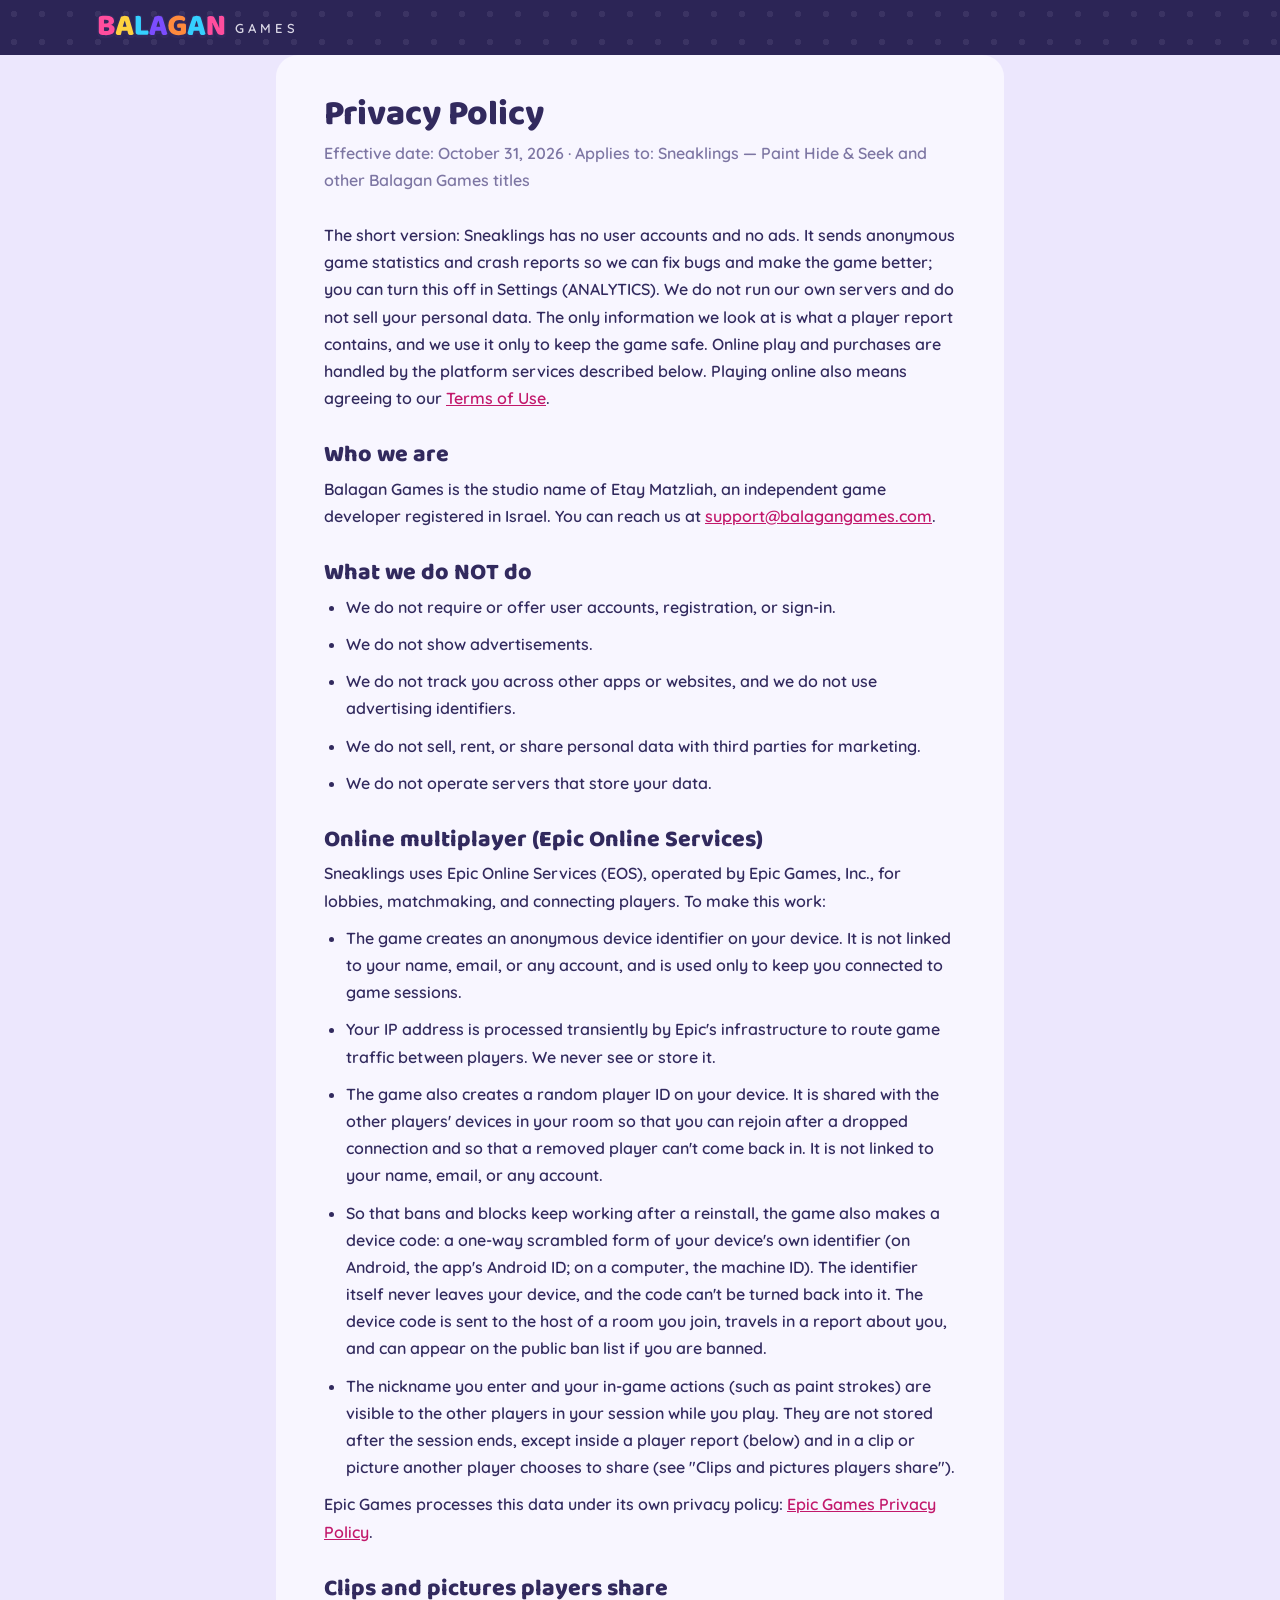
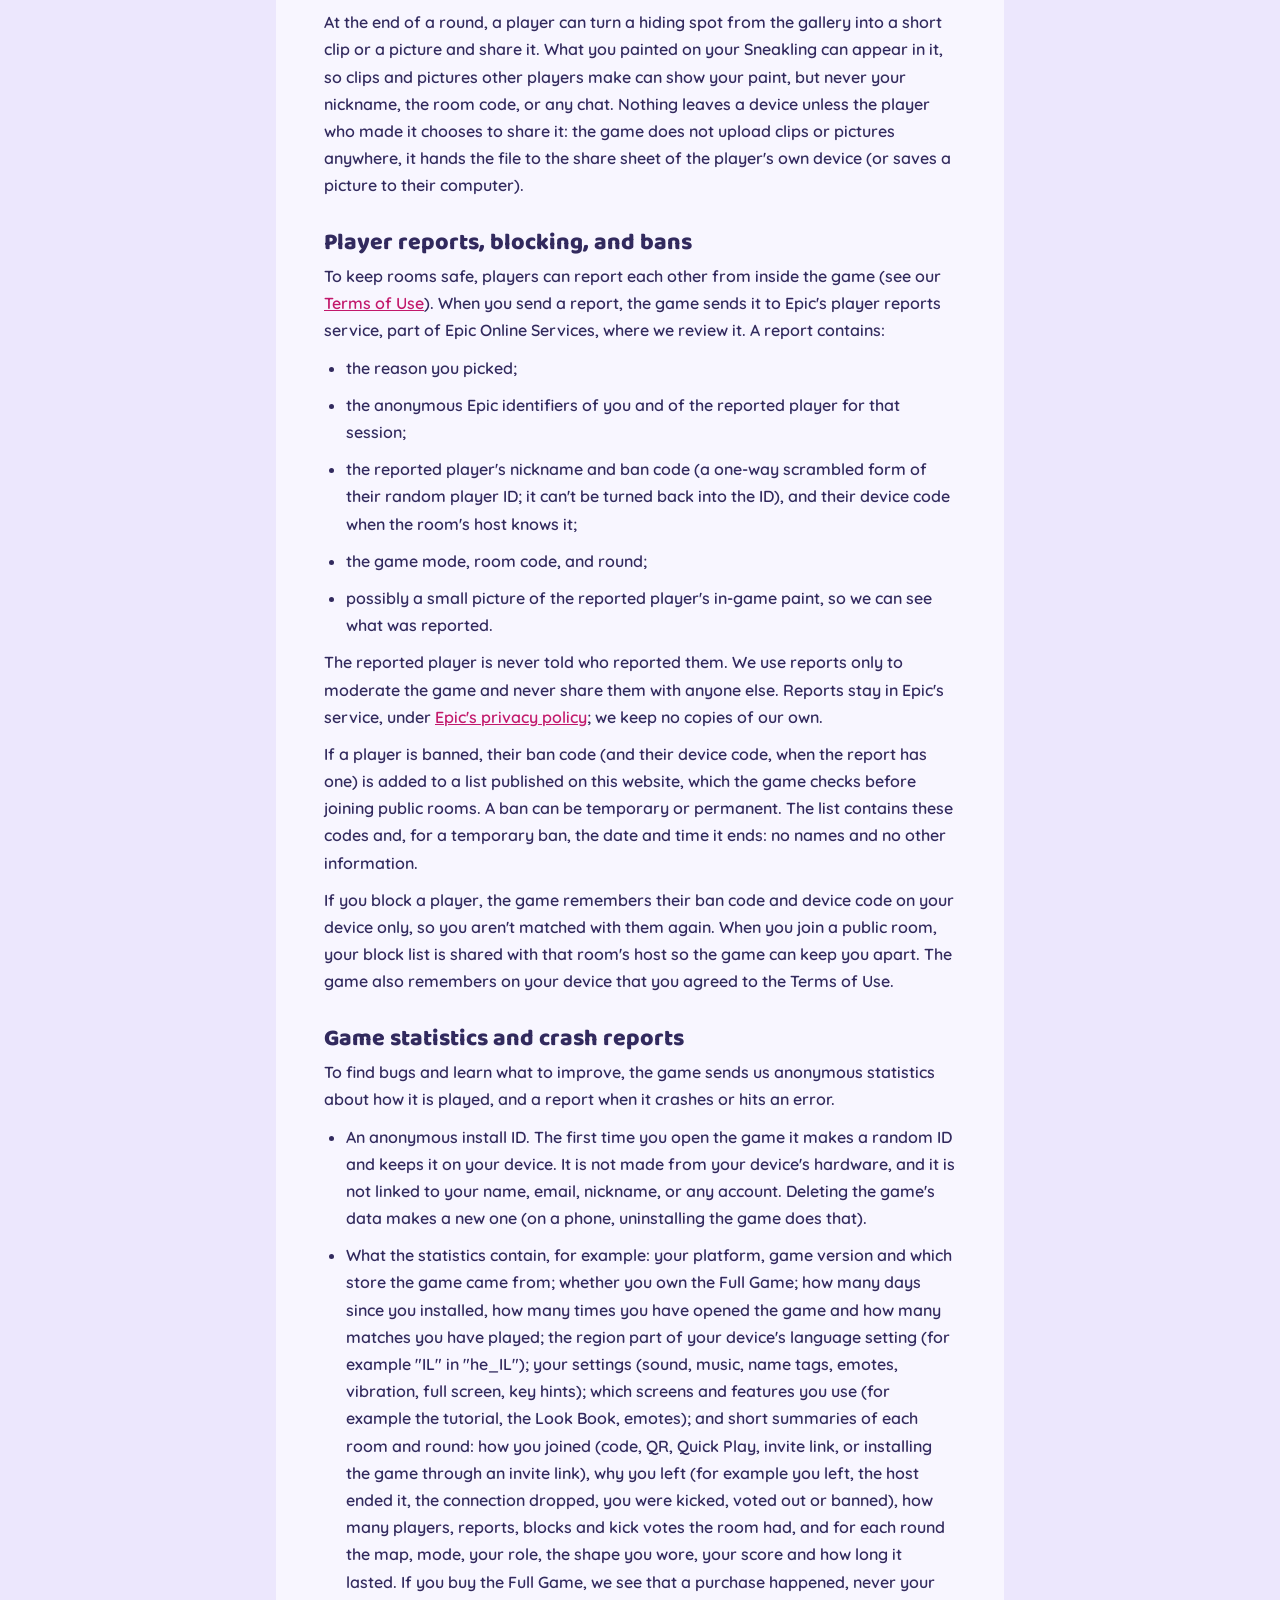
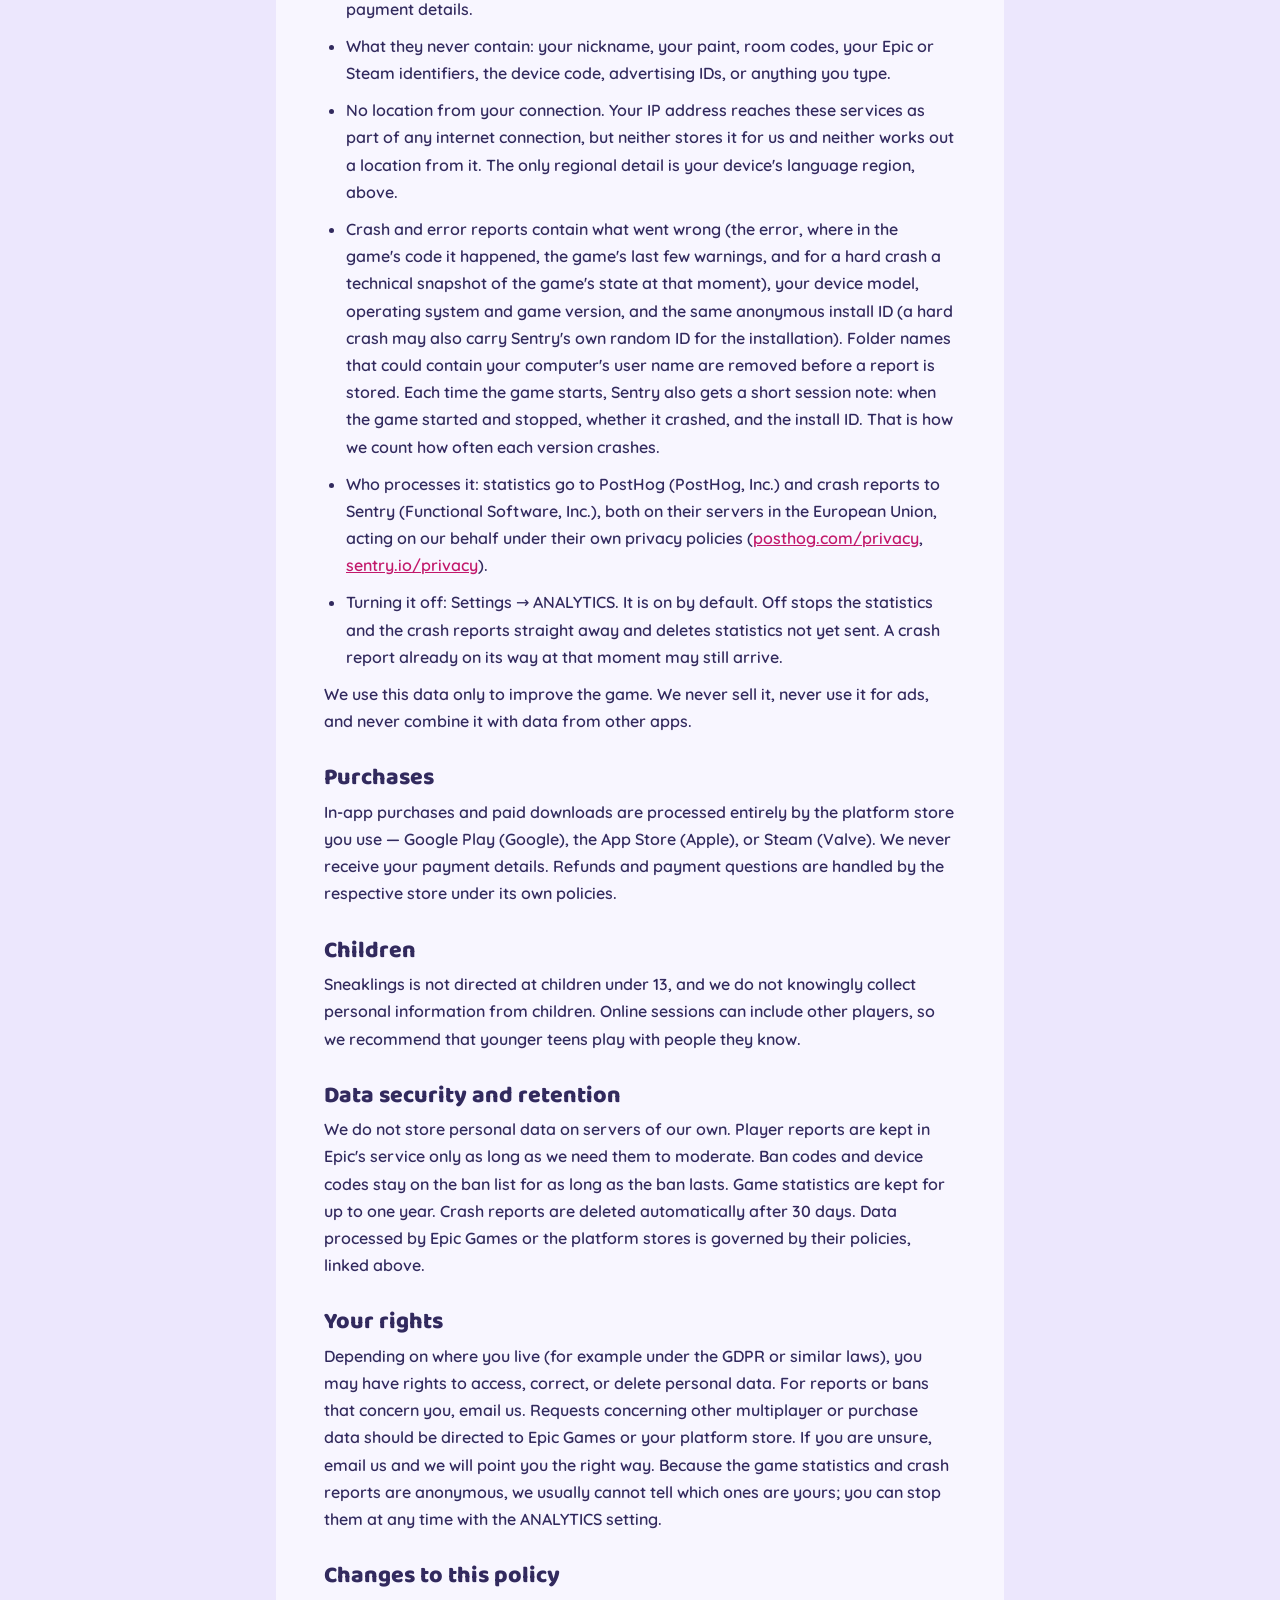
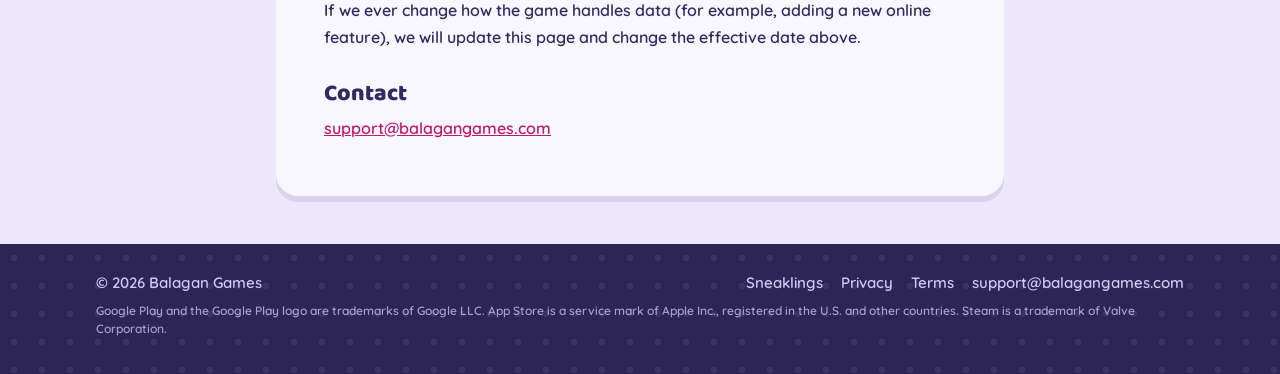
<file: privacy.html>
<!DOCTYPE html>
<html lang="en">
<head>
<meta charset="utf-8">
<meta name="viewport" content="width=device-width, initial-scale=1">
<title>Privacy Policy — Balagan Games</title>
<meta name="description" content="Privacy policy for Sneaklings and other Balagan Games titles.">
<link rel="icon" href="/favicon.png">
<link rel="stylesheet" href="/site.css">
</head>
<body class="legal">
<div class="table"><header class="topbar"><div class="wrap"><a class="brand gag" href="/" aria-label="Balagan Games"><span class="wm"><svg xmlns="http://www.w3.org/2000/svg" viewBox="0 0 4276 982" width="131" height="30" aria-hidden="true"><g><g class="l0"><g class="feet"><ellipse cx="208.8" cy="865.0" rx="104.5" ry="60.5" fill="#322A5E"/><ellipse cx="481.2" cy="865.0" rx="104.5" ry="60.5" fill="#322A5E"/></g></g><g class="l1"><g class="feet"><ellipse cx="797.6" cy="865.0" rx="104.5" ry="60.5" fill="#322A5E"/><ellipse cx="1073.4" cy="865.0" rx="104.5" ry="60.5" fill="#322A5E"/></g></g><g class="l2"><g class="feet"><ellipse cx="1389.6" cy="865.0" rx="104.5" ry="60.5" fill="#322A5E"/><ellipse cx="1615.4" cy="865.0" rx="104.5" ry="60.5" fill="#322A5E"/></g></g><g class="l3"><g class="feet"><ellipse cx="1897.6" cy="865.0" rx="104.5" ry="60.5" fill="#322A5E"/><ellipse cx="2173.4" cy="865.0" rx="104.5" ry="60.5" fill="#322A5E"/></g></g><g class="l4"><g class="feet"><ellipse cx="2504.4" cy="865.0" rx="104.5" ry="60.5" fill="#322A5E"/><ellipse cx="2796.6" cy="865.0" rx="104.5" ry="60.5" fill="#322A5E"/></g></g><g class="l5"><g class="feet"><ellipse cx="3148.6" cy="865.0" rx="104.5" ry="60.5" fill="#322A5E"/><ellipse cx="3424.4" cy="865.0" rx="104.5" ry="60.5" fill="#322A5E"/></g></g><g class="l6"><g class="feet"><ellipse cx="3767.1" cy="865.0" rx="104.5" ry="60.5" fill="#322A5E"/><ellipse cx="4065.9" cy="865.0" rx="104.5" ry="60.5" fill="#322A5E"/></g></g></g><g><g class="l0"><path d="M379 369V247H173V369ZM317 247 322 341Q410 341 468.0 322.0Q526 303 555.5 267.0Q585 231 585 178Q585 80 511.0 32.0Q437 -16 300 -16Q277 -16 245.0 -14.0Q213 -12 180.0 -6.5Q147 -1 120 9Q65 30 65 82V549Q65 570 77.0 581.5Q89 593 108 600Q142 612 193.5 617.5Q245 623 298 623Q425 623 494.5 579.5Q564 536 564 447Q564 397 533.5 363.5Q503 330 447.0 313.5Q391 297 314 297L308 369Q351 369 370.5 385.0Q390 401 390 432Q390 459 367.5 475.0Q345 491 300 491Q285 491 265.5 490.0Q246 489 235 487V125Q249 121 271.5 119.5Q294 118 313 118Q353 118 379.5 134.5Q406 151 406 186Q406 219 383.5 233.0Q361 247 317 247Z" transform="translate(20.0 765.0) scale(1 -1)" fill="#322A5E" stroke="#322A5E" stroke-width="90.0" stroke-linejoin="round"/></g><g class="l1"><path d="M320 459H314Q305 431 294.0 398.0Q283 365 271.0 328.5Q259 292 248 253L226 140Q220 120 215.5 101.0Q211 82 206.5 65.0Q202 48 198.0 32.0Q194 16 190 1Q177 -3 161.0 -7.0Q145 -11 123 -11Q73 -11 48.0 6.5Q23 24 23 55Q23 69 27.0 83.0Q31 97 36 116Q44 148 60.0 198.5Q76 249 95.5 307.5Q115 366 134.5 422.0Q154 478 170.0 522.5Q186 567 194 588Q211 598 246.0 607.0Q281 616 315 616Q365 616 404.0 601.5Q443 587 453 555Q471 504 491.5 435.5Q512 367 533.5 292.5Q555 218 575.0 147.5Q595 77 610 21Q598 8 574.0 -1.0Q550 -10 517 -10Q468 -10 449.0 6.5Q430 23 421 57L396 153L376 256Q366 295 356.0 331.0Q346 367 337.0 399.5Q328 432 320 459ZM151 126 220 261H440L461 126Z" transform="translate(619.0 765.0) scale(1 -1)" fill="#322A5E" stroke="#322A5E" stroke-width="90.0" stroke-linejoin="round"/></g><g class="l2"><path d="M65 442H240V6L158 -3Q115 -3 90.0 22.0Q65 47 65 90ZM158 -3V138H469Q476 127 482.0 109.0Q488 91 488 70Q488 33 472.0 15.0Q456 -3 428 -3ZM240 211H65V608Q77 610 100.5 613.5Q124 617 146 617Q196 617 218.0 600.0Q240 583 240 534Z" transform="translate(1226.0 765.0) scale(1 -1)" fill="#322A5E" stroke="#322A5E" stroke-width="90.0" stroke-linejoin="round"/></g><g class="l3"><path d="M320 459H314Q305 431 294.0 398.0Q283 365 271.0 328.5Q259 292 248 253L226 140Q220 120 215.5 101.0Q211 82 206.5 65.0Q202 48 198.0 32.0Q194 16 190 1Q177 -3 161.0 -7.0Q145 -11 123 -11Q73 -11 48.0 6.5Q23 24 23 55Q23 69 27.0 83.0Q31 97 36 116Q44 148 60.0 198.5Q76 249 95.5 307.5Q115 366 134.5 422.0Q154 478 170.0 522.5Q186 567 194 588Q211 598 246.0 607.0Q281 616 315 616Q365 616 404.0 601.5Q443 587 453 555Q471 504 491.5 435.5Q512 367 533.5 292.5Q555 218 575.0 147.5Q595 77 610 21Q598 8 574.0 -1.0Q550 -10 517 -10Q468 -10 449.0 6.5Q430 23 421 57L396 153L376 256Q366 295 356.0 331.0Q346 367 337.0 399.5Q328 432 320 459ZM151 126 220 261H440L461 126Z" transform="translate(1719.0 765.0) scale(1 -1)" fill="#322A5E" stroke="#322A5E" stroke-width="90.0" stroke-linejoin="round"/></g><g class="l4"><path d="M614 303V97Q614 66 603.0 51.0Q592 36 568 22Q540 6 486.5 -6.0Q433 -18 380 -18Q284 -18 205.5 15.0Q127 48 81.0 119.0Q35 190 35 302Q35 407 81.5 479.0Q128 551 206.5 588.0Q285 625 382 625Q445 625 491.5 611.5Q538 598 563.0 573.5Q588 549 588 516Q588 491 575.0 471.5Q562 452 545 441Q520 456 482.0 470.0Q444 484 395 484Q342 484 301.0 461.5Q260 439 237.5 398.5Q215 358 215 303Q215 243 236.5 202.5Q258 162 296.0 142.0Q334 122 383 122Q405 122 421.5 126.5Q438 131 447 135V231H340Q334 242 328.5 260.0Q323 278 323 298Q323 334 339.5 350.0Q356 366 382 366H551Q581 366 597.5 349.5Q614 333 614 303Z" transform="translate(2326.0 765.0) scale(1 -1)" fill="#322A5E" stroke="#322A5E" stroke-width="90.0" stroke-linejoin="round"/></g><g class="l5"><path d="M320 459H314Q305 431 294.0 398.0Q283 365 271.0 328.5Q259 292 248 253L226 140Q220 120 215.5 101.0Q211 82 206.5 65.0Q202 48 198.0 32.0Q194 16 190 1Q177 -3 161.0 -7.0Q145 -11 123 -11Q73 -11 48.0 6.5Q23 24 23 55Q23 69 27.0 83.0Q31 97 36 116Q44 148 60.0 198.5Q76 249 95.5 307.5Q115 366 134.5 422.0Q154 478 170.0 522.5Q186 567 194 588Q211 598 246.0 607.0Q281 616 315 616Q365 616 404.0 601.5Q443 587 453 555Q471 504 491.5 435.5Q512 367 533.5 292.5Q555 218 575.0 147.5Q595 77 610 21Q598 8 574.0 -1.0Q550 -10 517 -10Q468 -10 449.0 6.5Q430 23 421 57L396 153L376 256Q366 295 356.0 331.0Q346 367 337.0 399.5Q328 432 320 459ZM151 126 220 261H440L461 126Z" transform="translate(2970.0 765.0) scale(1 -1)" fill="#322A5E" stroke="#322A5E" stroke-width="90.0" stroke-linejoin="round"/></g><g class="l6"><path d="M65 400H226Q230 354 231.5 312.0Q233 270 233.0 232.5Q233 195 233 159V0Q223 -2 200.5 -5.0Q178 -8 155 -8Q105 -8 85.0 9.5Q65 27 65 72ZM614 210H453Q447 280 446.5 339.0Q446 398 446 451V609Q457 611 479.0 614.0Q501 617 524 617Q574 617 594.0 599.5Q614 582 614 537ZM614 264V21Q600 8 573.5 0.0Q547 -8 510 -8Q473 -8 440.0 3.0Q407 14 386 56L287 258Q277 279 268.5 297.5Q260 316 252.0 336.0Q244 356 234 380L65 343V575Q79 595 108.0 605.0Q137 615 170 615Q207 615 240.5 603.5Q274 592 294 551L394 349Q404 329 412.5 310.0Q421 291 429.5 271.0Q438 251 447 227Z" transform="translate(3577.0 765.0) scale(1 -1)" fill="#322A5E" stroke="#322A5E" stroke-width="90.0" stroke-linejoin="round"/></g></g><g><g class="l0"><path d="M379 369V247H173V369ZM317 247 322 341Q410 341 468.0 322.0Q526 303 555.5 267.0Q585 231 585 178Q585 80 511.0 32.0Q437 -16 300 -16Q277 -16 245.0 -14.0Q213 -12 180.0 -6.5Q147 -1 120 9Q65 30 65 82V549Q65 570 77.0 581.5Q89 593 108 600Q142 612 193.5 617.5Q245 623 298 623Q425 623 494.5 579.5Q564 536 564 447Q564 397 533.5 363.5Q503 330 447.0 313.5Q391 297 314 297L308 369Q351 369 370.5 385.0Q390 401 390 432Q390 459 367.5 475.0Q345 491 300 491Q285 491 265.5 490.0Q246 489 235 487V125Q249 121 271.5 119.5Q294 118 313 118Q353 118 379.5 134.5Q406 151 406 186Q406 219 383.5 233.0Q361 247 317 247Z" transform="translate(20.0 710.0) scale(1 -1)" fill="none" stroke="#322A5E" stroke-width="90.0" stroke-linejoin="round"/></g><g class="l1"><path d="M320 459H314Q305 431 294.0 398.0Q283 365 271.0 328.5Q259 292 248 253L226 140Q220 120 215.5 101.0Q211 82 206.5 65.0Q202 48 198.0 32.0Q194 16 190 1Q177 -3 161.0 -7.0Q145 -11 123 -11Q73 -11 48.0 6.5Q23 24 23 55Q23 69 27.0 83.0Q31 97 36 116Q44 148 60.0 198.5Q76 249 95.5 307.5Q115 366 134.5 422.0Q154 478 170.0 522.5Q186 567 194 588Q211 598 246.0 607.0Q281 616 315 616Q365 616 404.0 601.5Q443 587 453 555Q471 504 491.5 435.5Q512 367 533.5 292.5Q555 218 575.0 147.5Q595 77 610 21Q598 8 574.0 -1.0Q550 -10 517 -10Q468 -10 449.0 6.5Q430 23 421 57L396 153L376 256Q366 295 356.0 331.0Q346 367 337.0 399.5Q328 432 320 459ZM151 126 220 261H440L461 126Z" transform="translate(619.0 710.0) scale(1 -1)" fill="none" stroke="#322A5E" stroke-width="90.0" stroke-linejoin="round"/></g><g class="l2"><path d="M65 442H240V6L158 -3Q115 -3 90.0 22.0Q65 47 65 90ZM158 -3V138H469Q476 127 482.0 109.0Q488 91 488 70Q488 33 472.0 15.0Q456 -3 428 -3ZM240 211H65V608Q77 610 100.5 613.5Q124 617 146 617Q196 617 218.0 600.0Q240 583 240 534Z" transform="translate(1226.0 710.0) scale(1 -1)" fill="none" stroke="#322A5E" stroke-width="90.0" stroke-linejoin="round"/></g><g class="l3"><path d="M320 459H314Q305 431 294.0 398.0Q283 365 271.0 328.5Q259 292 248 253L226 140Q220 120 215.5 101.0Q211 82 206.5 65.0Q202 48 198.0 32.0Q194 16 190 1Q177 -3 161.0 -7.0Q145 -11 123 -11Q73 -11 48.0 6.5Q23 24 23 55Q23 69 27.0 83.0Q31 97 36 116Q44 148 60.0 198.5Q76 249 95.5 307.5Q115 366 134.5 422.0Q154 478 170.0 522.5Q186 567 194 588Q211 598 246.0 607.0Q281 616 315 616Q365 616 404.0 601.5Q443 587 453 555Q471 504 491.5 435.5Q512 367 533.5 292.5Q555 218 575.0 147.5Q595 77 610 21Q598 8 574.0 -1.0Q550 -10 517 -10Q468 -10 449.0 6.5Q430 23 421 57L396 153L376 256Q366 295 356.0 331.0Q346 367 337.0 399.5Q328 432 320 459ZM151 126 220 261H440L461 126Z" transform="translate(1719.0 710.0) scale(1 -1)" fill="none" stroke="#322A5E" stroke-width="90.0" stroke-linejoin="round"/></g><g class="l4"><path d="M614 303V97Q614 66 603.0 51.0Q592 36 568 22Q540 6 486.5 -6.0Q433 -18 380 -18Q284 -18 205.5 15.0Q127 48 81.0 119.0Q35 190 35 302Q35 407 81.5 479.0Q128 551 206.5 588.0Q285 625 382 625Q445 625 491.5 611.5Q538 598 563.0 573.5Q588 549 588 516Q588 491 575.0 471.5Q562 452 545 441Q520 456 482.0 470.0Q444 484 395 484Q342 484 301.0 461.5Q260 439 237.5 398.5Q215 358 215 303Q215 243 236.5 202.5Q258 162 296.0 142.0Q334 122 383 122Q405 122 421.5 126.5Q438 131 447 135V231H340Q334 242 328.5 260.0Q323 278 323 298Q323 334 339.5 350.0Q356 366 382 366H551Q581 366 597.5 349.5Q614 333 614 303Z" transform="translate(2326.0 710.0) scale(1 -1)" fill="none" stroke="#322A5E" stroke-width="90.0" stroke-linejoin="round"/></g><g class="l5"><path d="M320 459H314Q305 431 294.0 398.0Q283 365 271.0 328.5Q259 292 248 253L226 140Q220 120 215.5 101.0Q211 82 206.5 65.0Q202 48 198.0 32.0Q194 16 190 1Q177 -3 161.0 -7.0Q145 -11 123 -11Q73 -11 48.0 6.5Q23 24 23 55Q23 69 27.0 83.0Q31 97 36 116Q44 148 60.0 198.5Q76 249 95.5 307.5Q115 366 134.5 422.0Q154 478 170.0 522.5Q186 567 194 588Q211 598 246.0 607.0Q281 616 315 616Q365 616 404.0 601.5Q443 587 453 555Q471 504 491.5 435.5Q512 367 533.5 292.5Q555 218 575.0 147.5Q595 77 610 21Q598 8 574.0 -1.0Q550 -10 517 -10Q468 -10 449.0 6.5Q430 23 421 57L396 153L376 256Q366 295 356.0 331.0Q346 367 337.0 399.5Q328 432 320 459ZM151 126 220 261H440L461 126Z" transform="translate(2970.0 710.0) scale(1 -1)" fill="none" stroke="#322A5E" stroke-width="90.0" stroke-linejoin="round"/></g><g class="l6"><path d="M65 400H226Q230 354 231.5 312.0Q233 270 233.0 232.5Q233 195 233 159V0Q223 -2 200.5 -5.0Q178 -8 155 -8Q105 -8 85.0 9.5Q65 27 65 72ZM614 210H453Q447 280 446.5 339.0Q446 398 446 451V609Q457 611 479.0 614.0Q501 617 524 617Q574 617 594.0 599.5Q614 582 614 537ZM614 264V21Q600 8 573.5 0.0Q547 -8 510 -8Q473 -8 440.0 3.0Q407 14 386 56L287 258Q277 279 268.5 297.5Q260 316 252.0 336.0Q244 356 234 380L65 343V575Q79 595 108.0 605.0Q137 615 170 615Q207 615 240.5 603.5Q274 592 294 551L394 349Q404 329 412.5 310.0Q421 291 429.5 271.0Q438 251 447 227Z" transform="translate(3577.0 710.0) scale(1 -1)" fill="none" stroke="#322A5E" stroke-width="90.0" stroke-linejoin="round"/></g></g><g><g class="l0"><path d="M379 369V247H173V369ZM317 247 322 341Q410 341 468.0 322.0Q526 303 555.5 267.0Q585 231 585 178Q585 80 511.0 32.0Q437 -16 300 -16Q277 -16 245.0 -14.0Q213 -12 180.0 -6.5Q147 -1 120 9Q65 30 65 82V549Q65 570 77.0 581.5Q89 593 108 600Q142 612 193.5 617.5Q245 623 298 623Q425 623 494.5 579.5Q564 536 564 447Q564 397 533.5 363.5Q503 330 447.0 313.5Q391 297 314 297L308 369Q351 369 370.5 385.0Q390 401 390 432Q390 459 367.5 475.0Q345 491 300 491Q285 491 265.5 490.0Q246 489 235 487V125Q249 121 271.5 119.5Q294 118 313 118Q353 118 379.5 134.5Q406 151 406 186Q406 219 383.5 233.0Q361 247 317 247Z" transform="translate(20.0 710.0) scale(1 -1)" fill="#FF4D9D"/></g><g class="l1"><path d="M320 459H314Q305 431 294.0 398.0Q283 365 271.0 328.5Q259 292 248 253L226 140Q220 120 215.5 101.0Q211 82 206.5 65.0Q202 48 198.0 32.0Q194 16 190 1Q177 -3 161.0 -7.0Q145 -11 123 -11Q73 -11 48.0 6.5Q23 24 23 55Q23 69 27.0 83.0Q31 97 36 116Q44 148 60.0 198.5Q76 249 95.5 307.5Q115 366 134.5 422.0Q154 478 170.0 522.5Q186 567 194 588Q211 598 246.0 607.0Q281 616 315 616Q365 616 404.0 601.5Q443 587 453 555Q471 504 491.5 435.5Q512 367 533.5 292.5Q555 218 575.0 147.5Q595 77 610 21Q598 8 574.0 -1.0Q550 -10 517 -10Q468 -10 449.0 6.5Q430 23 421 57L396 153L376 256Q366 295 356.0 331.0Q346 367 337.0 399.5Q328 432 320 459ZM151 126 220 261H440L461 126Z" transform="translate(619.0 710.0) scale(1 -1)" fill="#FFD23F"/></g><g class="l2"><path d="M65 442H240V6L158 -3Q115 -3 90.0 22.0Q65 47 65 90ZM158 -3V138H469Q476 127 482.0 109.0Q488 91 488 70Q488 33 472.0 15.0Q456 -3 428 -3ZM240 211H65V608Q77 610 100.5 613.5Q124 617 146 617Q196 617 218.0 600.0Q240 583 240 534Z" transform="translate(1226.0 710.0) scale(1 -1)" fill="#35D0FF"/></g><g class="l3"><path d="M320 459H314Q305 431 294.0 398.0Q283 365 271.0 328.5Q259 292 248 253L226 140Q220 120 215.5 101.0Q211 82 206.5 65.0Q202 48 198.0 32.0Q194 16 190 1Q177 -3 161.0 -7.0Q145 -11 123 -11Q73 -11 48.0 6.5Q23 24 23 55Q23 69 27.0 83.0Q31 97 36 116Q44 148 60.0 198.5Q76 249 95.5 307.5Q115 366 134.5 422.0Q154 478 170.0 522.5Q186 567 194 588Q211 598 246.0 607.0Q281 616 315 616Q365 616 404.0 601.5Q443 587 453 555Q471 504 491.5 435.5Q512 367 533.5 292.5Q555 218 575.0 147.5Q595 77 610 21Q598 8 574.0 -1.0Q550 -10 517 -10Q468 -10 449.0 6.5Q430 23 421 57L396 153L376 256Q366 295 356.0 331.0Q346 367 337.0 399.5Q328 432 320 459ZM151 126 220 261H440L461 126Z" transform="translate(1719.0 710.0) scale(1 -1)" fill="#7C4DFF"/></g><g class="l4"><path d="M614 303V97Q614 66 603.0 51.0Q592 36 568 22Q540 6 486.5 -6.0Q433 -18 380 -18Q284 -18 205.5 15.0Q127 48 81.0 119.0Q35 190 35 302Q35 407 81.5 479.0Q128 551 206.5 588.0Q285 625 382 625Q445 625 491.5 611.5Q538 598 563.0 573.5Q588 549 588 516Q588 491 575.0 471.5Q562 452 545 441Q520 456 482.0 470.0Q444 484 395 484Q342 484 301.0 461.5Q260 439 237.5 398.5Q215 358 215 303Q215 243 236.5 202.5Q258 162 296.0 142.0Q334 122 383 122Q405 122 421.5 126.5Q438 131 447 135V231H340Q334 242 328.5 260.0Q323 278 323 298Q323 334 339.5 350.0Q356 366 382 366H551Q581 366 597.5 349.5Q614 333 614 303Z" transform="translate(2326.0 710.0) scale(1 -1)" fill="#FF8A3D"/></g><g class="l5"><path d="M320 459H314Q305 431 294.0 398.0Q283 365 271.0 328.5Q259 292 248 253L226 140Q220 120 215.5 101.0Q211 82 206.5 65.0Q202 48 198.0 32.0Q194 16 190 1Q177 -3 161.0 -7.0Q145 -11 123 -11Q73 -11 48.0 6.5Q23 24 23 55Q23 69 27.0 83.0Q31 97 36 116Q44 148 60.0 198.5Q76 249 95.5 307.5Q115 366 134.5 422.0Q154 478 170.0 522.5Q186 567 194 588Q211 598 246.0 607.0Q281 616 315 616Q365 616 404.0 601.5Q443 587 453 555Q471 504 491.5 435.5Q512 367 533.5 292.5Q555 218 575.0 147.5Q595 77 610 21Q598 8 574.0 -1.0Q550 -10 517 -10Q468 -10 449.0 6.5Q430 23 421 57L396 153L376 256Q366 295 356.0 331.0Q346 367 337.0 399.5Q328 432 320 459ZM151 126 220 261H440L461 126Z" transform="translate(2970.0 710.0) scale(1 -1)" fill="#35D0FF"/></g><g class="l6"><path d="M65 400H226Q230 354 231.5 312.0Q233 270 233.0 232.5Q233 195 233 159V0Q223 -2 200.5 -5.0Q178 -8 155 -8Q105 -8 85.0 9.5Q65 27 65 72ZM614 210H453Q447 280 446.5 339.0Q446 398 446 451V609Q457 611 479.0 614.0Q501 617 524 617Q574 617 594.0 599.5Q614 582 614 537ZM614 264V21Q600 8 573.5 0.0Q547 -8 510 -8Q473 -8 440.0 3.0Q407 14 386 56L287 258Q277 279 268.5 297.5Q260 316 252.0 336.0Q244 356 234 380L65 343V575Q79 595 108.0 605.0Q137 615 170 615Q207 615 240.5 603.5Q274 592 294 551L394 349Q404 329 412.5 310.0Q421 291 429.5 271.0Q438 251 447 227Z" transform="translate(3577.0 710.0) scale(1 -1)" fill="#FF4D9D"/></g></g></svg></span><span class="games">GAMES</span></a></div></header></div>
<main><article>
  <a class="back" href="index.html">&larr; Balagan Games</a>
  <h1>Privacy Policy</h1>
  <p class="meta">Effective date: October 31, 2026 &middot; Applies to: <strong>Sneaklings — Paint Hide &amp; Seek</strong> and other Balagan Games titles</p>

  <p><strong>The short version:</strong> Sneaklings has no user accounts and no ads. It sends
  anonymous game statistics and crash reports so we can fix bugs and make the game better; you
  can turn this off in Settings (ANALYTICS). We do not run our own servers and do not sell your
  personal data. The only
  information we look at is what a player report contains, and we use it only to keep
  the game safe. Online play and purchases are handled by the platform services
  described below. Playing online also means agreeing to our
  <a href="terms.html">Terms of Use</a>.</p>

  <h2>Who we are</h2>
  <p>Balagan Games is the studio name of Etay Matzliah, an independent game developer
  registered in Israel. You can reach us at
  <a href="mailto:support@balagangames.com">support@balagangames.com</a>.</p>

  <h2>What we do NOT do</h2>
  <ul>
    <li>We do not require or offer user accounts, registration, or sign-in.</li>
    <li>We do not show advertisements.</li>
    <li>We do not track you across other apps or websites, and we do not use advertising
    identifiers.</li>
    <li>We do not sell, rent, or share personal data with third parties for marketing.</li>
    <li>We do not operate servers that store your data.</li>
  </ul>

  <h2>Online multiplayer (Epic Online Services)</h2>
  <p>Sneaklings uses <strong>Epic Online Services (EOS)</strong>, operated by Epic Games,
  Inc., for lobbies, matchmaking, and connecting players. To make this work:</p>
  <ul>
    <li>The game creates an <strong>anonymous device identifier</strong> on your device.
    It is not linked to your name, email, or any account, and is used only to keep you
    connected to game sessions.</li>
    <li>Your <strong>IP address</strong> is processed transiently by Epic's
    infrastructure to route game traffic between players. We never see or store it.</li>
    <li>The game also creates a <strong>random player ID</strong> on your device. It is
    shared with the other players' devices in your room so that you can rejoin after a
    dropped connection and so that a removed player can't come back in. It is not linked
    to your name, email, or any account.</li>
    <li>So that bans and blocks keep working after a reinstall, the game also makes a
    <strong>device code</strong>: a one-way scrambled form of your device's own identifier
    (on Android, the app's Android ID; on a computer, the machine ID). The identifier
    itself never leaves your device, and the code can't be turned back into it. The device
    code is sent to the host of a room you join, travels in a report about you, and can
    appear on the public ban list if you are banned.</li>
    <li>The <strong>nickname you enter</strong> and your in-game actions (such as paint
    strokes) are visible to the other players in your session while you play. They are
    not stored after the session ends, except inside a player report (below) and in a clip or
    picture another player chooses to share (see "Clips and pictures players share").</li>
  </ul>
  <p>Epic Games processes this data under its own privacy policy:
  <a href="https://www.epicgames.com/site/en-US/privacypolicy" rel="noopener">Epic Games Privacy Policy</a>.</p>

  <h2>Clips and pictures players share</h2>
  <p>At the end of a round, a player can turn a hiding spot from the gallery into a short
  clip or a picture and share it. What you painted on your Sneakling can appear in it, so
  clips and pictures other players make can show your paint, but never your nickname, the
  room code, or any chat. Nothing leaves a device unless the player who made it chooses to
  share it: the game does not upload clips or pictures anywhere, it hands the file to the
  share sheet of the player's own device (or saves a picture to their computer).</p>

  <h2>Player reports, blocking, and bans</h2>
  <p>To keep rooms safe, players can report each other from inside the game (see our
  <a href="terms.html">Terms of Use</a>). When you send a report, the game sends it to
  Epic's player reports service, part of Epic Online Services, where we review it. A
  report contains:</p>
  <ul>
    <li>the reason you picked;</li>
    <li>the anonymous Epic identifiers of you and of the reported player for that
    session;</li>
    <li>the reported player's nickname and <strong>ban code</strong> (a one-way scrambled
    form of their random player ID; it can't be turned back into the ID), and their
    device code when the room's host knows it;</li>
    <li>the game mode, room code, and round;</li>
    <li>possibly a small picture of the reported player's in-game paint, so we can see what
    was reported.</li>
  </ul>
  <p>The reported player is never told who reported them. We use reports only to moderate
  the game and never share them with anyone else. Reports stay in Epic's service, under
  <a href="https://www.epicgames.com/site/en-US/privacypolicy" rel="noopener">Epic's
  privacy policy</a>; we keep no copies of our own.</p>
  <p>If a player is banned, their ban code (and their device code, when the report has one)
  is added to a list published on this website, which the game checks before joining
  public rooms. A ban can be temporary or permanent. The list contains these codes and,
  for a temporary ban, the date and time it ends: no names and no other information.</p>
  <p>If you block a player, the game remembers their ban code and device code on your device
  only, so you aren't matched with them again. When you join a public room, your block list is shared
  with that room's host so the game can keep you apart. The game also remembers on your
  device that you agreed to the Terms of Use.</p>

  <h2>Game statistics and crash reports</h2>
  <p>To find bugs and learn what to improve, the game sends us anonymous statistics about how
  it is played, and a report when it crashes or hits an error.</p>
  <ul>
    <li><strong>An anonymous install ID.</strong> The first time you open the game it makes a
    random ID and keeps it on your device. It is not made from your device's hardware, and it
    is not linked to your name, email, nickname, or any account. Deleting the game's data makes
    a new one (on a phone, uninstalling the game does that).</li>
    <li><strong>What the statistics contain</strong>, for example: your platform, game version
    and which store the game came from; whether you own the Full Game; how many days since you
    installed, how many times you have opened the game and how many matches you have played;
    the region part of your device's language setting (for example "IL" in "he_IL"); your
    settings (sound, music, name tags, emotes, vibration, full screen, key hints); which screens
    and features you use (for example the tutorial, the Look Book, emotes); and short summaries
    of each room and round: how you joined (code, QR, Quick Play, invite link, or installing the
    game through an invite link), why you left (for example you left, the host ended it, the
    connection dropped, you were kicked, voted out or banned), how many players, reports, blocks
    and kick votes the room had, and for each round the map, mode, your role, the shape you
    wore, your score and how long it lasted. If you buy the Full Game, we see that a purchase
    happened, never your payment details.</li>
    <li><strong>What they never contain:</strong> your nickname, your paint, room codes, your
    Epic or Steam identifiers, the device code, advertising IDs, or anything you type.</li>
    <li><strong>No location from your connection.</strong> Your IP address reaches these
    services as part of any internet connection, but neither stores it for us and neither works
    out a location from it. The only regional detail is your device's language region, above.</li>
    <li><strong>Crash and error reports</strong> contain what went wrong (the error, where in
    the game's code it happened, the game's last few warnings, and for a hard crash a technical
    snapshot of the game's state at that moment), your device model, operating system and game
    version, and the same anonymous install ID (a hard crash may also carry Sentry's own random
    ID for the installation). Folder names that could contain your computer's user name are
    removed before a report is stored. Each time the game starts, Sentry also gets a short
    session note: when the game started and stopped, whether it crashed, and the install ID.
    That is how we count how often each version crashes.</li>
    <li><strong>Who processes it:</strong> statistics go to PostHog (PostHog, Inc.) and crash
    reports to Sentry (Functional Software, Inc.), both on their servers in the European
    Union, acting on our behalf under their own privacy policies
    (<a href="https://posthog.com/privacy" rel="noopener">posthog.com/privacy</a>,
    <a href="https://sentry.io/privacy/" rel="noopener">sentry.io/privacy</a>).</li>
    <li><strong>Turning it off:</strong> Settings &rarr; ANALYTICS. It is on by default. Off
    stops the statistics and the crash reports straight away and deletes statistics not yet
    sent. A crash report already on its way at that moment may still arrive.</li>
  </ul>
  <p>We use this data only to improve the game. We never sell it, never use it for ads, and
  never combine it with data from other apps.</p>

  <h2>Purchases</h2>
  <p>In-app purchases and paid downloads are processed entirely by the platform store
  you use — Google Play (Google), the App Store (Apple), or Steam (Valve). We never
  receive your payment details. Refunds and payment questions are handled by the
  respective store under its own policies.</p>

  <h2>Children</h2>
  <p>Sneaklings is not directed at children under 13, and we do not knowingly collect
  personal information from children. Online sessions can include other players, so
  we recommend that younger teens play with people they know.</p>

  <h2>Data security and retention</h2>
  <p>We do not store personal data on servers of our own. Player reports are kept in
  Epic's service only as long as we need them to moderate. Ban codes and device codes stay
  on the ban list for as long as the ban lasts. Game statistics are kept for up to one year.
  Crash reports are deleted automatically after 30 days. Data processed by Epic Games or the
  platform stores is governed by their policies, linked above.</p>

  <h2>Your rights</h2>
  <p>Depending on where you live (for example under the GDPR or similar laws), you may
  have rights to access, correct, or delete personal data. For reports or bans that
  concern you, email us. Requests concerning other multiplayer or purchase data should be
  directed to Epic Games or your platform store. If you are unsure, email us and we will
  point you the right way. Because the game statistics and crash reports are anonymous, we
  usually cannot tell which ones are yours; you can stop them at any time with the ANALYTICS
  setting.</p>

  <h2>Changes to this policy</h2>
  <p>If we ever change how the game handles data (for example, adding a new online
  feature), we will update this page and change the effective date above.</p>

  <h2>Contact</h2>
  <p><a href="mailto:support@balagangames.com">support@balagangames.com</a></p>
</article></main>
<footer class="site table"><div class="wrap">
  <span>© 2026 Balagan Games</span>
  <nav><a href="/">Sneaklings</a><a href="/privacy.html">Privacy</a><a href="/terms.html">Terms</a><a href="mailto:support@balagangames.com">support@balagangames.com</a></nav>
  <span class="legal-marks">Google Play and the Google Play logo are trademarks of Google LLC. App Store is a service mark of Apple Inc., registered in the U.S. and other countries. Steam is a trademark of Valve Corporation.</span>
</div></footer>
</body>
</html>
</file>
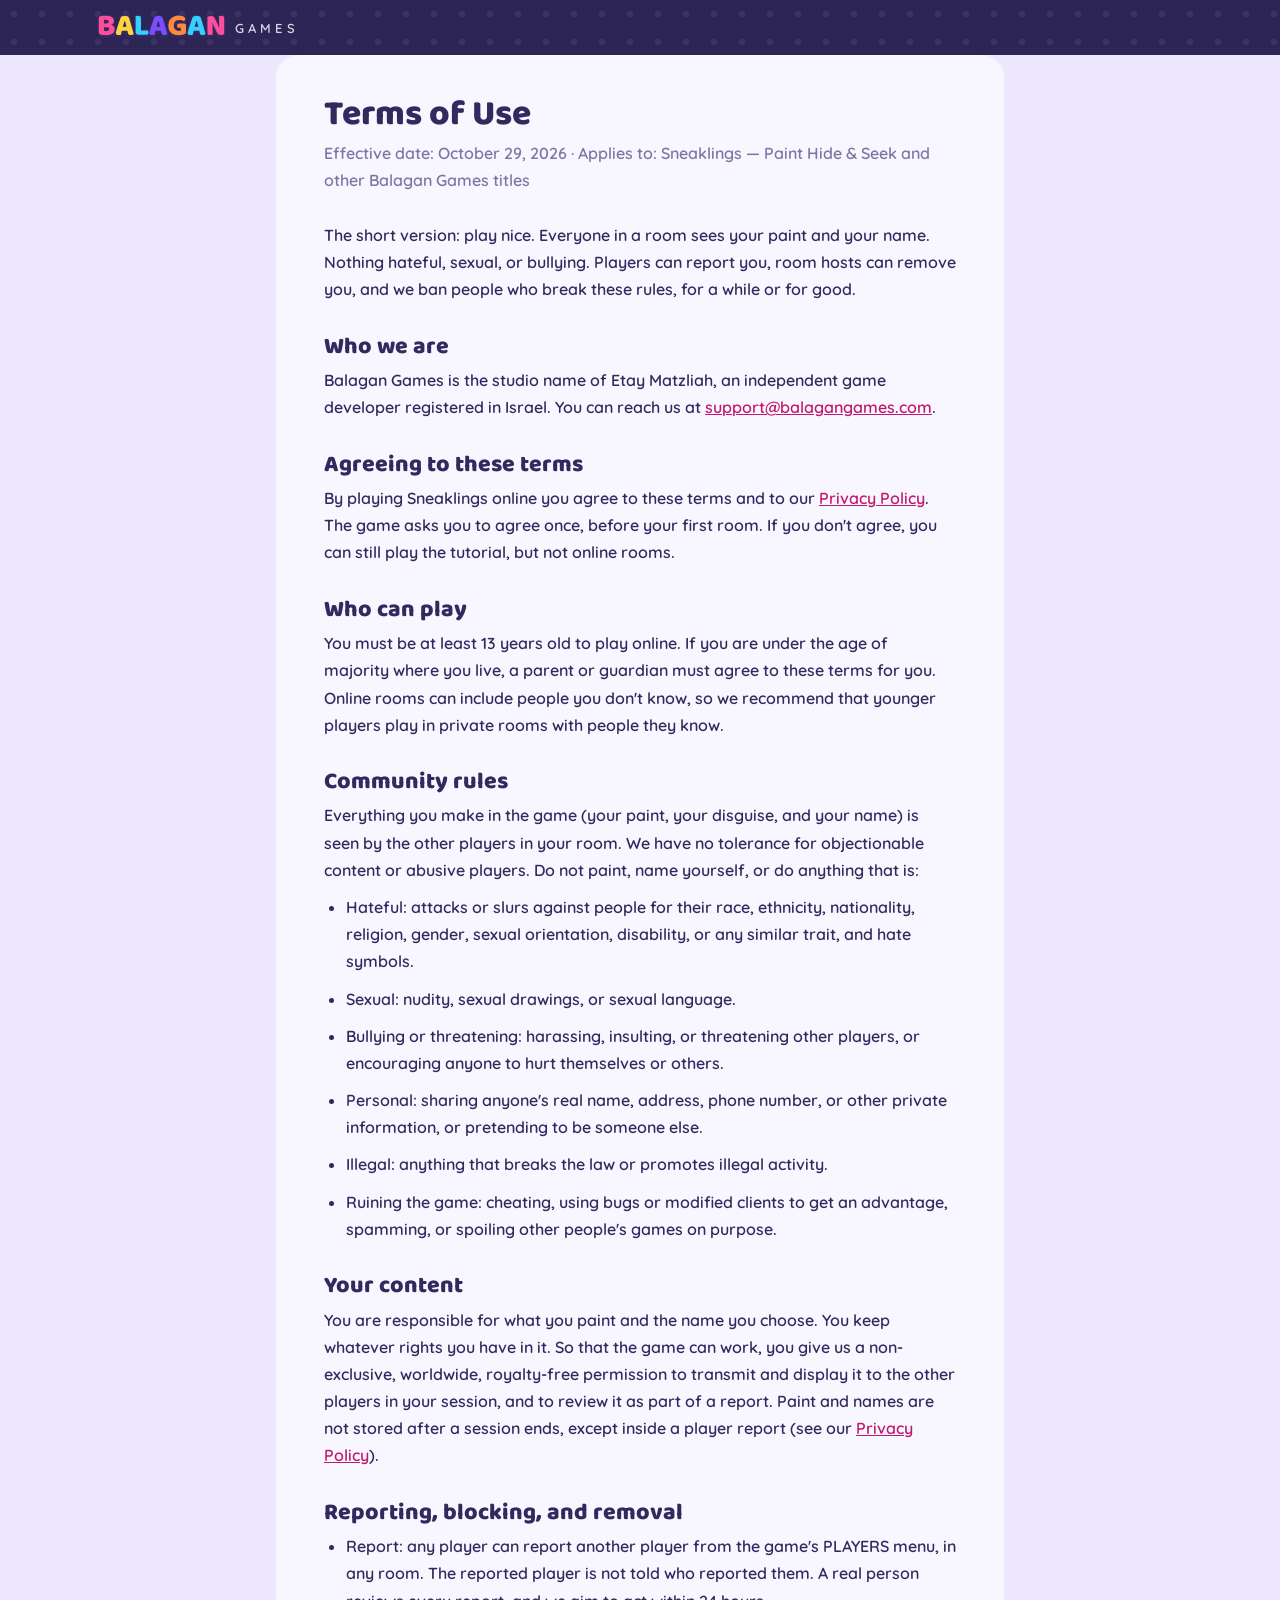
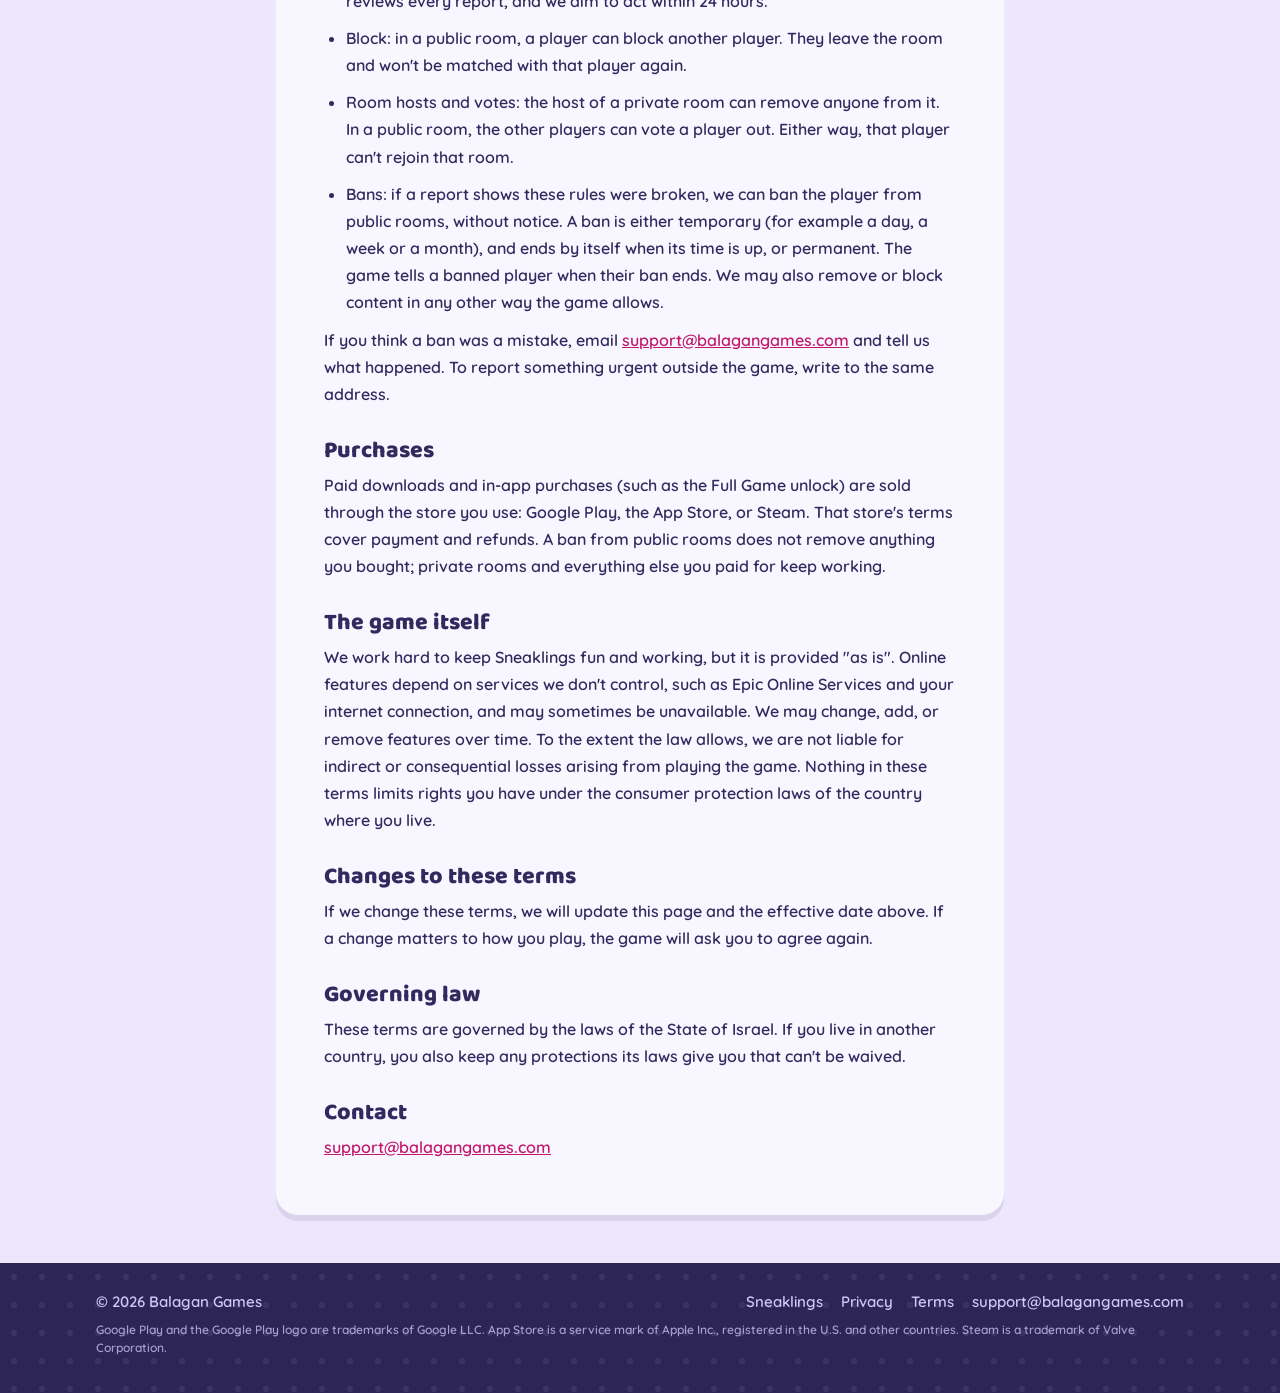
<file: terms.html>
<!DOCTYPE html>
<html lang="en">
<head>
<meta charset="utf-8">
<meta name="viewport" content="width=device-width, initial-scale=1">
<title>Terms of Use — Balagan Games</title>
<meta name="description" content="Terms of use and community rules for Sneaklings and other Balagan Games titles.">
<link rel="icon" href="/favicon.png">
<link rel="stylesheet" href="/site.css">
</head>
<body class="legal">
<div class="table"><header class="topbar"><div class="wrap"><a class="brand gag" href="/" aria-label="Balagan Games"><span class="wm"><svg xmlns="http://www.w3.org/2000/svg" viewBox="0 0 4276 982" width="131" height="30" aria-hidden="true"><g><g class="l0"><g class="feet"><ellipse cx="208.8" cy="865.0" rx="104.5" ry="60.5" fill="#322A5E"/><ellipse cx="481.2" cy="865.0" rx="104.5" ry="60.5" fill="#322A5E"/></g></g><g class="l1"><g class="feet"><ellipse cx="797.6" cy="865.0" rx="104.5" ry="60.5" fill="#322A5E"/><ellipse cx="1073.4" cy="865.0" rx="104.5" ry="60.5" fill="#322A5E"/></g></g><g class="l2"><g class="feet"><ellipse cx="1389.6" cy="865.0" rx="104.5" ry="60.5" fill="#322A5E"/><ellipse cx="1615.4" cy="865.0" rx="104.5" ry="60.5" fill="#322A5E"/></g></g><g class="l3"><g class="feet"><ellipse cx="1897.6" cy="865.0" rx="104.5" ry="60.5" fill="#322A5E"/><ellipse cx="2173.4" cy="865.0" rx="104.5" ry="60.5" fill="#322A5E"/></g></g><g class="l4"><g class="feet"><ellipse cx="2504.4" cy="865.0" rx="104.5" ry="60.5" fill="#322A5E"/><ellipse cx="2796.6" cy="865.0" rx="104.5" ry="60.5" fill="#322A5E"/></g></g><g class="l5"><g class="feet"><ellipse cx="3148.6" cy="865.0" rx="104.5" ry="60.5" fill="#322A5E"/><ellipse cx="3424.4" cy="865.0" rx="104.5" ry="60.5" fill="#322A5E"/></g></g><g class="l6"><g class="feet"><ellipse cx="3767.1" cy="865.0" rx="104.5" ry="60.5" fill="#322A5E"/><ellipse cx="4065.9" cy="865.0" rx="104.5" ry="60.5" fill="#322A5E"/></g></g></g><g><g class="l0"><path d="M379 369V247H173V369ZM317 247 322 341Q410 341 468.0 322.0Q526 303 555.5 267.0Q585 231 585 178Q585 80 511.0 32.0Q437 -16 300 -16Q277 -16 245.0 -14.0Q213 -12 180.0 -6.5Q147 -1 120 9Q65 30 65 82V549Q65 570 77.0 581.5Q89 593 108 600Q142 612 193.5 617.5Q245 623 298 623Q425 623 494.5 579.5Q564 536 564 447Q564 397 533.5 363.5Q503 330 447.0 313.5Q391 297 314 297L308 369Q351 369 370.5 385.0Q390 401 390 432Q390 459 367.5 475.0Q345 491 300 491Q285 491 265.5 490.0Q246 489 235 487V125Q249 121 271.5 119.5Q294 118 313 118Q353 118 379.5 134.5Q406 151 406 186Q406 219 383.5 233.0Q361 247 317 247Z" transform="translate(20.0 765.0) scale(1 -1)" fill="#322A5E" stroke="#322A5E" stroke-width="90.0" stroke-linejoin="round"/></g><g class="l1"><path d="M320 459H314Q305 431 294.0 398.0Q283 365 271.0 328.5Q259 292 248 253L226 140Q220 120 215.5 101.0Q211 82 206.5 65.0Q202 48 198.0 32.0Q194 16 190 1Q177 -3 161.0 -7.0Q145 -11 123 -11Q73 -11 48.0 6.5Q23 24 23 55Q23 69 27.0 83.0Q31 97 36 116Q44 148 60.0 198.5Q76 249 95.5 307.5Q115 366 134.5 422.0Q154 478 170.0 522.5Q186 567 194 588Q211 598 246.0 607.0Q281 616 315 616Q365 616 404.0 601.5Q443 587 453 555Q471 504 491.5 435.5Q512 367 533.5 292.5Q555 218 575.0 147.5Q595 77 610 21Q598 8 574.0 -1.0Q550 -10 517 -10Q468 -10 449.0 6.5Q430 23 421 57L396 153L376 256Q366 295 356.0 331.0Q346 367 337.0 399.5Q328 432 320 459ZM151 126 220 261H440L461 126Z" transform="translate(619.0 765.0) scale(1 -1)" fill="#322A5E" stroke="#322A5E" stroke-width="90.0" stroke-linejoin="round"/></g><g class="l2"><path d="M65 442H240V6L158 -3Q115 -3 90.0 22.0Q65 47 65 90ZM158 -3V138H469Q476 127 482.0 109.0Q488 91 488 70Q488 33 472.0 15.0Q456 -3 428 -3ZM240 211H65V608Q77 610 100.5 613.5Q124 617 146 617Q196 617 218.0 600.0Q240 583 240 534Z" transform="translate(1226.0 765.0) scale(1 -1)" fill="#322A5E" stroke="#322A5E" stroke-width="90.0" stroke-linejoin="round"/></g><g class="l3"><path d="M320 459H314Q305 431 294.0 398.0Q283 365 271.0 328.5Q259 292 248 253L226 140Q220 120 215.5 101.0Q211 82 206.5 65.0Q202 48 198.0 32.0Q194 16 190 1Q177 -3 161.0 -7.0Q145 -11 123 -11Q73 -11 48.0 6.5Q23 24 23 55Q23 69 27.0 83.0Q31 97 36 116Q44 148 60.0 198.5Q76 249 95.5 307.5Q115 366 134.5 422.0Q154 478 170.0 522.5Q186 567 194 588Q211 598 246.0 607.0Q281 616 315 616Q365 616 404.0 601.5Q443 587 453 555Q471 504 491.5 435.5Q512 367 533.5 292.5Q555 218 575.0 147.5Q595 77 610 21Q598 8 574.0 -1.0Q550 -10 517 -10Q468 -10 449.0 6.5Q430 23 421 57L396 153L376 256Q366 295 356.0 331.0Q346 367 337.0 399.5Q328 432 320 459ZM151 126 220 261H440L461 126Z" transform="translate(1719.0 765.0) scale(1 -1)" fill="#322A5E" stroke="#322A5E" stroke-width="90.0" stroke-linejoin="round"/></g><g class="l4"><path d="M614 303V97Q614 66 603.0 51.0Q592 36 568 22Q540 6 486.5 -6.0Q433 -18 380 -18Q284 -18 205.5 15.0Q127 48 81.0 119.0Q35 190 35 302Q35 407 81.5 479.0Q128 551 206.5 588.0Q285 625 382 625Q445 625 491.5 611.5Q538 598 563.0 573.5Q588 549 588 516Q588 491 575.0 471.5Q562 452 545 441Q520 456 482.0 470.0Q444 484 395 484Q342 484 301.0 461.5Q260 439 237.5 398.5Q215 358 215 303Q215 243 236.5 202.5Q258 162 296.0 142.0Q334 122 383 122Q405 122 421.5 126.5Q438 131 447 135V231H340Q334 242 328.5 260.0Q323 278 323 298Q323 334 339.5 350.0Q356 366 382 366H551Q581 366 597.5 349.5Q614 333 614 303Z" transform="translate(2326.0 765.0) scale(1 -1)" fill="#322A5E" stroke="#322A5E" stroke-width="90.0" stroke-linejoin="round"/></g><g class="l5"><path d="M320 459H314Q305 431 294.0 398.0Q283 365 271.0 328.5Q259 292 248 253L226 140Q220 120 215.5 101.0Q211 82 206.5 65.0Q202 48 198.0 32.0Q194 16 190 1Q177 -3 161.0 -7.0Q145 -11 123 -11Q73 -11 48.0 6.5Q23 24 23 55Q23 69 27.0 83.0Q31 97 36 116Q44 148 60.0 198.5Q76 249 95.5 307.5Q115 366 134.5 422.0Q154 478 170.0 522.5Q186 567 194 588Q211 598 246.0 607.0Q281 616 315 616Q365 616 404.0 601.5Q443 587 453 555Q471 504 491.5 435.5Q512 367 533.5 292.5Q555 218 575.0 147.5Q595 77 610 21Q598 8 574.0 -1.0Q550 -10 517 -10Q468 -10 449.0 6.5Q430 23 421 57L396 153L376 256Q366 295 356.0 331.0Q346 367 337.0 399.5Q328 432 320 459ZM151 126 220 261H440L461 126Z" transform="translate(2970.0 765.0) scale(1 -1)" fill="#322A5E" stroke="#322A5E" stroke-width="90.0" stroke-linejoin="round"/></g><g class="l6"><path d="M65 400H226Q230 354 231.5 312.0Q233 270 233.0 232.5Q233 195 233 159V0Q223 -2 200.5 -5.0Q178 -8 155 -8Q105 -8 85.0 9.5Q65 27 65 72ZM614 210H453Q447 280 446.5 339.0Q446 398 446 451V609Q457 611 479.0 614.0Q501 617 524 617Q574 617 594.0 599.5Q614 582 614 537ZM614 264V21Q600 8 573.5 0.0Q547 -8 510 -8Q473 -8 440.0 3.0Q407 14 386 56L287 258Q277 279 268.5 297.5Q260 316 252.0 336.0Q244 356 234 380L65 343V575Q79 595 108.0 605.0Q137 615 170 615Q207 615 240.5 603.5Q274 592 294 551L394 349Q404 329 412.5 310.0Q421 291 429.5 271.0Q438 251 447 227Z" transform="translate(3577.0 765.0) scale(1 -1)" fill="#322A5E" stroke="#322A5E" stroke-width="90.0" stroke-linejoin="round"/></g></g><g><g class="l0"><path d="M379 369V247H173V369ZM317 247 322 341Q410 341 468.0 322.0Q526 303 555.5 267.0Q585 231 585 178Q585 80 511.0 32.0Q437 -16 300 -16Q277 -16 245.0 -14.0Q213 -12 180.0 -6.5Q147 -1 120 9Q65 30 65 82V549Q65 570 77.0 581.5Q89 593 108 600Q142 612 193.5 617.5Q245 623 298 623Q425 623 494.5 579.5Q564 536 564 447Q564 397 533.5 363.5Q503 330 447.0 313.5Q391 297 314 297L308 369Q351 369 370.5 385.0Q390 401 390 432Q390 459 367.5 475.0Q345 491 300 491Q285 491 265.5 490.0Q246 489 235 487V125Q249 121 271.5 119.5Q294 118 313 118Q353 118 379.5 134.5Q406 151 406 186Q406 219 383.5 233.0Q361 247 317 247Z" transform="translate(20.0 710.0) scale(1 -1)" fill="none" stroke="#322A5E" stroke-width="90.0" stroke-linejoin="round"/></g><g class="l1"><path d="M320 459H314Q305 431 294.0 398.0Q283 365 271.0 328.5Q259 292 248 253L226 140Q220 120 215.5 101.0Q211 82 206.5 65.0Q202 48 198.0 32.0Q194 16 190 1Q177 -3 161.0 -7.0Q145 -11 123 -11Q73 -11 48.0 6.5Q23 24 23 55Q23 69 27.0 83.0Q31 97 36 116Q44 148 60.0 198.5Q76 249 95.5 307.5Q115 366 134.5 422.0Q154 478 170.0 522.5Q186 567 194 588Q211 598 246.0 607.0Q281 616 315 616Q365 616 404.0 601.5Q443 587 453 555Q471 504 491.5 435.5Q512 367 533.5 292.5Q555 218 575.0 147.5Q595 77 610 21Q598 8 574.0 -1.0Q550 -10 517 -10Q468 -10 449.0 6.5Q430 23 421 57L396 153L376 256Q366 295 356.0 331.0Q346 367 337.0 399.5Q328 432 320 459ZM151 126 220 261H440L461 126Z" transform="translate(619.0 710.0) scale(1 -1)" fill="none" stroke="#322A5E" stroke-width="90.0" stroke-linejoin="round"/></g><g class="l2"><path d="M65 442H240V6L158 -3Q115 -3 90.0 22.0Q65 47 65 90ZM158 -3V138H469Q476 127 482.0 109.0Q488 91 488 70Q488 33 472.0 15.0Q456 -3 428 -3ZM240 211H65V608Q77 610 100.5 613.5Q124 617 146 617Q196 617 218.0 600.0Q240 583 240 534Z" transform="translate(1226.0 710.0) scale(1 -1)" fill="none" stroke="#322A5E" stroke-width="90.0" stroke-linejoin="round"/></g><g class="l3"><path d="M320 459H314Q305 431 294.0 398.0Q283 365 271.0 328.5Q259 292 248 253L226 140Q220 120 215.5 101.0Q211 82 206.5 65.0Q202 48 198.0 32.0Q194 16 190 1Q177 -3 161.0 -7.0Q145 -11 123 -11Q73 -11 48.0 6.5Q23 24 23 55Q23 69 27.0 83.0Q31 97 36 116Q44 148 60.0 198.5Q76 249 95.5 307.5Q115 366 134.5 422.0Q154 478 170.0 522.5Q186 567 194 588Q211 598 246.0 607.0Q281 616 315 616Q365 616 404.0 601.5Q443 587 453 555Q471 504 491.5 435.5Q512 367 533.5 292.5Q555 218 575.0 147.5Q595 77 610 21Q598 8 574.0 -1.0Q550 -10 517 -10Q468 -10 449.0 6.5Q430 23 421 57L396 153L376 256Q366 295 356.0 331.0Q346 367 337.0 399.5Q328 432 320 459ZM151 126 220 261H440L461 126Z" transform="translate(1719.0 710.0) scale(1 -1)" fill="none" stroke="#322A5E" stroke-width="90.0" stroke-linejoin="round"/></g><g class="l4"><path d="M614 303V97Q614 66 603.0 51.0Q592 36 568 22Q540 6 486.5 -6.0Q433 -18 380 -18Q284 -18 205.5 15.0Q127 48 81.0 119.0Q35 190 35 302Q35 407 81.5 479.0Q128 551 206.5 588.0Q285 625 382 625Q445 625 491.5 611.5Q538 598 563.0 573.5Q588 549 588 516Q588 491 575.0 471.5Q562 452 545 441Q520 456 482.0 470.0Q444 484 395 484Q342 484 301.0 461.5Q260 439 237.5 398.5Q215 358 215 303Q215 243 236.5 202.5Q258 162 296.0 142.0Q334 122 383 122Q405 122 421.5 126.5Q438 131 447 135V231H340Q334 242 328.5 260.0Q323 278 323 298Q323 334 339.5 350.0Q356 366 382 366H551Q581 366 597.5 349.5Q614 333 614 303Z" transform="translate(2326.0 710.0) scale(1 -1)" fill="none" stroke="#322A5E" stroke-width="90.0" stroke-linejoin="round"/></g><g class="l5"><path d="M320 459H314Q305 431 294.0 398.0Q283 365 271.0 328.5Q259 292 248 253L226 140Q220 120 215.5 101.0Q211 82 206.5 65.0Q202 48 198.0 32.0Q194 16 190 1Q177 -3 161.0 -7.0Q145 -11 123 -11Q73 -11 48.0 6.5Q23 24 23 55Q23 69 27.0 83.0Q31 97 36 116Q44 148 60.0 198.5Q76 249 95.5 307.5Q115 366 134.5 422.0Q154 478 170.0 522.5Q186 567 194 588Q211 598 246.0 607.0Q281 616 315 616Q365 616 404.0 601.5Q443 587 453 555Q471 504 491.5 435.5Q512 367 533.5 292.5Q555 218 575.0 147.5Q595 77 610 21Q598 8 574.0 -1.0Q550 -10 517 -10Q468 -10 449.0 6.5Q430 23 421 57L396 153L376 256Q366 295 356.0 331.0Q346 367 337.0 399.5Q328 432 320 459ZM151 126 220 261H440L461 126Z" transform="translate(2970.0 710.0) scale(1 -1)" fill="none" stroke="#322A5E" stroke-width="90.0" stroke-linejoin="round"/></g><g class="l6"><path d="M65 400H226Q230 354 231.5 312.0Q233 270 233.0 232.5Q233 195 233 159V0Q223 -2 200.5 -5.0Q178 -8 155 -8Q105 -8 85.0 9.5Q65 27 65 72ZM614 210H453Q447 280 446.5 339.0Q446 398 446 451V609Q457 611 479.0 614.0Q501 617 524 617Q574 617 594.0 599.5Q614 582 614 537ZM614 264V21Q600 8 573.5 0.0Q547 -8 510 -8Q473 -8 440.0 3.0Q407 14 386 56L287 258Q277 279 268.5 297.5Q260 316 252.0 336.0Q244 356 234 380L65 343V575Q79 595 108.0 605.0Q137 615 170 615Q207 615 240.5 603.5Q274 592 294 551L394 349Q404 329 412.5 310.0Q421 291 429.5 271.0Q438 251 447 227Z" transform="translate(3577.0 710.0) scale(1 -1)" fill="none" stroke="#322A5E" stroke-width="90.0" stroke-linejoin="round"/></g></g><g><g class="l0"><path d="M379 369V247H173V369ZM317 247 322 341Q410 341 468.0 322.0Q526 303 555.5 267.0Q585 231 585 178Q585 80 511.0 32.0Q437 -16 300 -16Q277 -16 245.0 -14.0Q213 -12 180.0 -6.5Q147 -1 120 9Q65 30 65 82V549Q65 570 77.0 581.5Q89 593 108 600Q142 612 193.5 617.5Q245 623 298 623Q425 623 494.5 579.5Q564 536 564 447Q564 397 533.5 363.5Q503 330 447.0 313.5Q391 297 314 297L308 369Q351 369 370.5 385.0Q390 401 390 432Q390 459 367.5 475.0Q345 491 300 491Q285 491 265.5 490.0Q246 489 235 487V125Q249 121 271.5 119.5Q294 118 313 118Q353 118 379.5 134.5Q406 151 406 186Q406 219 383.5 233.0Q361 247 317 247Z" transform="translate(20.0 710.0) scale(1 -1)" fill="#FF4D9D"/></g><g class="l1"><path d="M320 459H314Q305 431 294.0 398.0Q283 365 271.0 328.5Q259 292 248 253L226 140Q220 120 215.5 101.0Q211 82 206.5 65.0Q202 48 198.0 32.0Q194 16 190 1Q177 -3 161.0 -7.0Q145 -11 123 -11Q73 -11 48.0 6.5Q23 24 23 55Q23 69 27.0 83.0Q31 97 36 116Q44 148 60.0 198.5Q76 249 95.5 307.5Q115 366 134.5 422.0Q154 478 170.0 522.5Q186 567 194 588Q211 598 246.0 607.0Q281 616 315 616Q365 616 404.0 601.5Q443 587 453 555Q471 504 491.5 435.5Q512 367 533.5 292.5Q555 218 575.0 147.5Q595 77 610 21Q598 8 574.0 -1.0Q550 -10 517 -10Q468 -10 449.0 6.5Q430 23 421 57L396 153L376 256Q366 295 356.0 331.0Q346 367 337.0 399.5Q328 432 320 459ZM151 126 220 261H440L461 126Z" transform="translate(619.0 710.0) scale(1 -1)" fill="#FFD23F"/></g><g class="l2"><path d="M65 442H240V6L158 -3Q115 -3 90.0 22.0Q65 47 65 90ZM158 -3V138H469Q476 127 482.0 109.0Q488 91 488 70Q488 33 472.0 15.0Q456 -3 428 -3ZM240 211H65V608Q77 610 100.5 613.5Q124 617 146 617Q196 617 218.0 600.0Q240 583 240 534Z" transform="translate(1226.0 710.0) scale(1 -1)" fill="#35D0FF"/></g><g class="l3"><path d="M320 459H314Q305 431 294.0 398.0Q283 365 271.0 328.5Q259 292 248 253L226 140Q220 120 215.5 101.0Q211 82 206.5 65.0Q202 48 198.0 32.0Q194 16 190 1Q177 -3 161.0 -7.0Q145 -11 123 -11Q73 -11 48.0 6.5Q23 24 23 55Q23 69 27.0 83.0Q31 97 36 116Q44 148 60.0 198.5Q76 249 95.5 307.5Q115 366 134.5 422.0Q154 478 170.0 522.5Q186 567 194 588Q211 598 246.0 607.0Q281 616 315 616Q365 616 404.0 601.5Q443 587 453 555Q471 504 491.5 435.5Q512 367 533.5 292.5Q555 218 575.0 147.5Q595 77 610 21Q598 8 574.0 -1.0Q550 -10 517 -10Q468 -10 449.0 6.5Q430 23 421 57L396 153L376 256Q366 295 356.0 331.0Q346 367 337.0 399.5Q328 432 320 459ZM151 126 220 261H440L461 126Z" transform="translate(1719.0 710.0) scale(1 -1)" fill="#7C4DFF"/></g><g class="l4"><path d="M614 303V97Q614 66 603.0 51.0Q592 36 568 22Q540 6 486.5 -6.0Q433 -18 380 -18Q284 -18 205.5 15.0Q127 48 81.0 119.0Q35 190 35 302Q35 407 81.5 479.0Q128 551 206.5 588.0Q285 625 382 625Q445 625 491.5 611.5Q538 598 563.0 573.5Q588 549 588 516Q588 491 575.0 471.5Q562 452 545 441Q520 456 482.0 470.0Q444 484 395 484Q342 484 301.0 461.5Q260 439 237.5 398.5Q215 358 215 303Q215 243 236.5 202.5Q258 162 296.0 142.0Q334 122 383 122Q405 122 421.5 126.5Q438 131 447 135V231H340Q334 242 328.5 260.0Q323 278 323 298Q323 334 339.5 350.0Q356 366 382 366H551Q581 366 597.5 349.5Q614 333 614 303Z" transform="translate(2326.0 710.0) scale(1 -1)" fill="#FF8A3D"/></g><g class="l5"><path d="M320 459H314Q305 431 294.0 398.0Q283 365 271.0 328.5Q259 292 248 253L226 140Q220 120 215.5 101.0Q211 82 206.5 65.0Q202 48 198.0 32.0Q194 16 190 1Q177 -3 161.0 -7.0Q145 -11 123 -11Q73 -11 48.0 6.5Q23 24 23 55Q23 69 27.0 83.0Q31 97 36 116Q44 148 60.0 198.5Q76 249 95.5 307.5Q115 366 134.5 422.0Q154 478 170.0 522.5Q186 567 194 588Q211 598 246.0 607.0Q281 616 315 616Q365 616 404.0 601.5Q443 587 453 555Q471 504 491.5 435.5Q512 367 533.5 292.5Q555 218 575.0 147.5Q595 77 610 21Q598 8 574.0 -1.0Q550 -10 517 -10Q468 -10 449.0 6.5Q430 23 421 57L396 153L376 256Q366 295 356.0 331.0Q346 367 337.0 399.5Q328 432 320 459ZM151 126 220 261H440L461 126Z" transform="translate(2970.0 710.0) scale(1 -1)" fill="#35D0FF"/></g><g class="l6"><path d="M65 400H226Q230 354 231.5 312.0Q233 270 233.0 232.5Q233 195 233 159V0Q223 -2 200.5 -5.0Q178 -8 155 -8Q105 -8 85.0 9.5Q65 27 65 72ZM614 210H453Q447 280 446.5 339.0Q446 398 446 451V609Q457 611 479.0 614.0Q501 617 524 617Q574 617 594.0 599.5Q614 582 614 537ZM614 264V21Q600 8 573.5 0.0Q547 -8 510 -8Q473 -8 440.0 3.0Q407 14 386 56L287 258Q277 279 268.5 297.5Q260 316 252.0 336.0Q244 356 234 380L65 343V575Q79 595 108.0 605.0Q137 615 170 615Q207 615 240.5 603.5Q274 592 294 551L394 349Q404 329 412.5 310.0Q421 291 429.5 271.0Q438 251 447 227Z" transform="translate(3577.0 710.0) scale(1 -1)" fill="#FF4D9D"/></g></g></svg></span><span class="games">GAMES</span></a></div></header></div>
<main><article>
  <a class="back" href="index.html">&larr; Balagan Games</a>
  <h1>Terms of Use</h1>
  <p class="meta">Effective date: October 29, 2026 &middot; Applies to: <strong>Sneaklings — Paint Hide &amp; Seek</strong> and other Balagan Games titles</p>

  <p><strong>The short version:</strong> play nice. Everyone in a room sees your paint and
  your name. Nothing hateful, sexual, or bullying. Players can report you, room hosts can
  remove you, and we ban people who break these rules, for a while or for good.</p>

  <h2>Who we are</h2>
  <p>Balagan Games is the studio name of Etay Matzliah, an independent game developer
  registered in Israel. You can reach us at
  <a href="mailto:support@balagangames.com">support@balagangames.com</a>.</p>

  <h2>Agreeing to these terms</h2>
  <p>By playing Sneaklings online you agree to these terms and to our
  <a href="privacy.html">Privacy Policy</a>. The game asks you to agree once, before your
  first room. If you don't agree, you can still play the tutorial, but not online
  rooms.</p>

  <h2>Who can play</h2>
  <p>You must be at least 13 years old to play online. If you are under the age of
  majority where you live, a parent or guardian must agree to these terms for you. Online
  rooms can include people you don't know, so we recommend that younger players play in
  private rooms with people they know.</p>

  <h2>Community rules</h2>
  <p>Everything you make in the game (your paint, your disguise, and your name) is seen by
  the other players in your room. We have no tolerance for objectionable content or abusive
  players. Do not paint, name yourself, or do anything that is:</p>
  <ul>
    <li><strong>Hateful</strong>: attacks or slurs against people for their race, ethnicity,
    nationality, religion, gender, sexual orientation, disability, or any similar trait,
    and hate symbols.</li>
    <li><strong>Sexual</strong>: nudity, sexual drawings, or sexual language.</li>
    <li><strong>Bullying or threatening</strong>: harassing, insulting, or threatening
    other players, or encouraging anyone to hurt themselves or others.</li>
    <li><strong>Personal</strong>: sharing anyone's real name, address, phone number, or
    other private information, or pretending to be someone else.</li>
    <li><strong>Illegal</strong>: anything that breaks the law or promotes illegal
    activity.</li>
    <li><strong>Ruining the game</strong>: cheating, using bugs or modified clients to get
    an advantage, spamming, or spoiling other people's games on purpose.</li>
  </ul>

  <h2>Your content</h2>
  <p>You are responsible for what you paint and the name you choose. You keep whatever
  rights you have in it. So that the game can work, you give us a non-exclusive,
  worldwide, royalty-free permission to transmit and display it to the other players in
  your session, and to review it as part of a report. Paint and names are not stored after
  a session ends, except inside a player report (see our <a href="privacy.html">Privacy
  Policy</a>).</p>

  <h2>Reporting, blocking, and removal</h2>
  <ul>
    <li><strong>Report:</strong> any player can report another player from the game's
    PLAYERS menu, in any room. The reported player is not told who reported them. A real
    person reviews every report, and we aim to act within 24 hours.</li>
    <li><strong>Block:</strong> in a public room, a player can block another player. They
    leave the room and won't be matched with that player again.</li>
    <li><strong>Room hosts and votes:</strong> the host of a private room can remove
    anyone from it. In a public room, the other players can vote a player out. Either way,
    that player can't rejoin that room.</li>
    <li><strong>Bans:</strong> if a report shows these rules were broken, we can ban the
    player from public rooms, without notice. A ban is either temporary (for example a day,
    a week or a month), and ends by itself when its time is up, or permanent. The game tells
    a banned player when their ban ends. We may also remove or block content in any other
    way the game allows.</li>
  </ul>
  <p>If you think a ban was a mistake, email
  <a href="mailto:support@balagangames.com">support@balagangames.com</a> and tell us what
  happened. To report something urgent outside the game, write to the same address.</p>

  <h2>Purchases</h2>
  <p>Paid downloads and in-app purchases (such as the Full Game unlock) are sold through the
  store you use: Google Play, the App Store, or Steam. That store's terms cover payment and
  refunds. A ban from public rooms does not remove anything you bought; private rooms and
  everything else you paid for keep working.</p>

  <h2>The game itself</h2>
  <p>We work hard to keep Sneaklings fun and working, but it is provided "as is". Online
  features depend on services we don't control, such as Epic Online Services and your
  internet connection, and may sometimes be unavailable. We may change, add, or remove
  features over time. To the extent the law allows, we are not liable for indirect or
  consequential losses arising from playing the game. Nothing in these terms limits rights
  you have under the consumer protection laws of the country where you live.</p>

  <h2>Changes to these terms</h2>
  <p>If we change these terms, we will update this page and the effective date above. If a
  change matters to how you play, the game will ask you to agree again.</p>

  <h2>Governing law</h2>
  <p>These terms are governed by the laws of the State of Israel. If you live in another
  country, you also keep any protections its laws give you that can't be waived.</p>

  <h2>Contact</h2>
  <p><a href="mailto:support@balagangames.com">support@balagangames.com</a></p>
</article></main>
<footer class="site table"><div class="wrap">
  <span>© 2026 Balagan Games</span>
  <nav><a href="/">Sneaklings</a><a href="/privacy.html">Privacy</a><a href="/terms.html">Terms</a><a href="mailto:support@balagangames.com">support@balagangames.com</a></nav>
  <span class="legal-marks">Google Play and the Google Play logo are trademarks of Google LLC. App Store is a service mark of Apple Inc., registered in the U.S. and other countries. Steam is a trademark of Valve Corporation.</span>
</div></footer>
</body>
</html>
</file>
<file: site.css>
/* balagangames.com look (mockup approved 2026-10-30, game repo docs/superpowers/mockups/2026-10-30-site/) — Bubble Party tokens from docs/design-language.md §3-4. */
@font-face { font-family: "Baloo 2"; font-weight: 800; font-display: swap; src: url("/fonts/Baloo2-ExtraBold.woff2") format("woff2"); }
/* One Quicksand weight ships with the game (SemiBold); it serves every text weight here. */
@font-face { font-family: "Quicksand"; font-weight: 100 900; font-display: swap; src: url("/fonts/Quicksand-SemiBold.woff2") format("woff2"); }
:root {
  --ground: #ECE7FD;
  --paper: #F8F6FF;
  --ink: #322A5E;
  --ink-sub: #7D76A3;
  --primary: #FF4D9D;
  --secondary: #35D0FF;
  --accent: #FFD23F;
  --reward: #7C4DFF;
  --oob: #2C2556;
  --radius: 22px;
}
* { margin: 0; padding: 0; box-sizing: border-box; }
html { background: var(--ground); }
body {
  background: var(--ground);
  color: var(--ink);
  font-family: "Quicksand", system-ui, sans-serif;
  font-weight: 600;
  line-height: 1.5;
}
h1, h2, h3, .display { font-family: "Baloo 2", "Quicksand", sans-serif; font-weight: 800; line-height: 1.1; }
a { color: inherit; }
img { height: auto; }
h1 .logo { margin: 0; }

/* The game's out-of-bounds table: deep lavender with faint Ground dots. */
.table {
  background-color: var(--oob);
  background-image: radial-gradient(rgba(236, 231, 253, 0.075) 3px, transparent 3.5px);
  background-size: 28px 28px;
  color: var(--paper);
}

.wrap { max-width: 1120px; margin: 0 auto; padding: 0 16px; }

/* Top bar */
.topbar { padding: 14px 0; }
.topbar .wrap { display: flex; align-items: center; justify-content: space-between; }

/* The studio logo (approved 2026-11-07, game repo docs/superpowers/mockups/2026-11-07-balagan-brand/): the coloured
   BALAGAN inlined from balagan-feet.svg, so CSS can move each letter (.l0-.l6) and its feet, then GAMES in Quicksand
   in the bar's own colour. 30px tall, held to the old text's 27px line so the bar stays 55px. */
.brand { display: flex; align-items: center; gap: 8px; text-decoration: none; }
.topbar .brand { height: 27px; }
.brand .games { font-family: "Quicksand", system-ui, sans-serif; font-weight: 700; font-size: 13px; letter-spacing: 0.32em; opacity: 0.85; margin-top: 3px; }
.wm { height: 30px; width: auto; display: block; overflow: visible; }
.wm svg { height: 100%; width: auto; overflow: visible; display: block; }
/* The hover gag: the feet pop out, the letters shuffle (40ms apart), then the feet tuck back in. Mouse only, never with reduced motion. */
.wm .feet { transform: scale(0); transform-box: fill-box; transform-origin: 50% 0%; transition: transform .16s ease-in; }
@media (hover: hover) and (prefers-reduced-motion: no-preference) {
  .gag .wm:hover .feet { transform: scale(1); transition: transform .14s cubic-bezier(.3, 1.6, .6, 1); }
  .gag .wm:hover .l0 { animation: shuffle .5s ease-in-out; }
  .gag .wm:hover .l1 { animation: shuffle .5s ease-in-out .04s; }
  .gag .wm:hover .l2 { animation: shuffle .5s ease-in-out .08s; }
  .gag .wm:hover .l3 { animation: shuffle .5s ease-in-out .12s; }
  .gag .wm:hover .l4 { animation: shuffle .5s ease-in-out .16s; }
  .gag .wm:hover .l5 { animation: shuffle .5s ease-in-out .20s; }
  .gag .wm:hover .l6 { animation: shuffle .5s ease-in-out .24s; }
}
@keyframes shuffle { 0%, 100% { transform: translateY(0); } 35% { transform: translateY(-280px); } 60% { transform: translateY(0); } 78% { transform: translateY(-90px); } }

/* Hero */
.hero { padding: 8px 0 56px; overflow: hidden; }
.hero .wrap { display: grid; grid-template-columns: 1fr; gap: 28px; align-items: center; text-align: center; }
.hero .logo { width: min(520px, 92%); margin: 0 auto; display: block; filter: drop-shadow(0 10px 0 rgba(0,0,0,0.18)); }
.hero .pitch { font-family: "Baloo 2", sans-serif; font-weight: 800; font-size: clamp(26px, 4.2vw, 40px); max-width: 640px; margin: 0 auto; }
.hero .sub { color: #CFC8F2; font-size: 17px; max-width: 520px; margin: 8px auto 0; }
.shots { display: flex; gap: 14px; justify-content: center; min-width: 0; }
.shots img { width: calc((100% - 28px) / 3); max-width: 132px; min-width: 0; border-radius: 18px; border: 4px solid var(--paper); box-shadow: 0 10px 0 rgba(0,0,0,0.25); }
.shots img:nth-child(1) { transform: rotate(-5deg) translateY(10px); }
.shots img:nth-child(3) { transform: rotate(5deg) translateY(10px); }

@media (min-width: 900px) {
  .hero .wrap { grid-template-columns: 1.1fr 0.9fr; text-align: left; }
  .hero .logo { margin: 0; }
  .hero .pitch, .hero .sub { margin-left: 0; }
  .stores { justify-content: flex-start !important; }
  .shots img { max-width: 170px; }
}

/* Store buttons: official-badge shaped (final site uses the stores' own badge art). */
.stores { display: flex; flex-wrap: wrap; gap: 10px; justify-content: center; margin-top: 22px; }
.badge {
  display: inline-flex; align-items: center; gap: 10px;
  background: #000; color: #fff; text-decoration: none;
  border-radius: 12px; padding: 8px 16px 8px 12px; min-height: 52px;
  border: 1.5px solid #8a8a8a;
}
.badge .glyph { width: 26px; height: 26px; border-radius: 6px; background: var(--g, #fff); flex: none; }
.badge small { display: block; font-size: 11px; font-weight: 600; opacity: 0.85; line-height: 1; }
.badge b { display: block; font-size: 19px; font-weight: 700; line-height: 1.15; font-family: system-ui, sans-serif; }
.badge.soon { background: transparent; border: 2px dashed rgba(236,231,253,0.45); color: #CFC8F2; }
.badge.soon .glyph { opacity: 0.4; }

/* Candy button (the game's glossy CTA) */
.candy {
  display: inline-block; text-decoration: none; text-align: center;
  font-family: "Baloo 2", sans-serif; font-weight: 800; font-size: 22px; letter-spacing: 0.02em;
  color: var(--paper); background: var(--primary);
  border-radius: 999px; padding: 12px 28px;
  box-shadow: inset 0 -6px 0 rgba(0,0,0,0.18), inset 0 4px 0 rgba(255,255,255,0.35), 0 6px 0 rgba(50,42,94,0.35);
}

/* Sections */
section.block { padding: 56px 0; }
.block h2 { font-size: clamp(28px, 4vw, 40px); text-align: center; margin-bottom: 8px; }
.block .lead { text-align: center; color: var(--ink-sub); max-width: 560px; margin: 0 auto 28px; }

.trailer {
  aspect-ratio: 16 / 9; max-width: 880px; margin: 0 auto; border-radius: var(--radius);
  background: var(--oob) url("img/hunt.jpg") center 30% / cover;
  display: grid; place-items: center; border: 6px solid var(--paper);
  box-shadow: 0 10px 0 rgba(50,42,94,0.15);
}
.trailer .play { width: 84px; height: 84px; border-radius: 50%; background: var(--primary); display: grid; place-items: center;
  box-shadow: inset 0 -6px 0 rgba(0,0,0,0.2), 0 6px 0 rgba(0,0,0,0.3); }
.trailer .play::after { content: ""; border-left: 26px solid var(--paper); border-top: 16px solid transparent; border-bottom: 16px solid transparent; margin-left: 8px; }

.steps { display: grid; grid-template-columns: 1fr; gap: 18px; }
@media (min-width: 760px) { .steps { grid-template-columns: repeat(3, 1fr); } }
.card { background: var(--paper); border-radius: var(--radius); padding: 18px; box-shadow: 0 6px 0 rgba(50,42,94,0.10); }
.step img { width: 100%; aspect-ratio: 4 / 5; object-fit: cover; object-position: center 35%; border-radius: 14px; display: block; margin-bottom: 14px; }
.step .n { display: inline-grid; place-items: center; width: 34px; height: 34px; border-radius: 50%; background: var(--accent); font-family: "Baloo 2"; font-weight: 800; margin-right: 8px; }
.step h3 { font-size: 24px; display: flex; align-items: center; margin-bottom: 4px; }
.step p { color: var(--ink-sub); }

.friends { text-align: center; }
.friends .code { display: inline-flex; gap: 8px; margin: 10px 0 18px; }

/* The game's 4 code boxes */
.box {
  width: 64px; height: 76px; border-radius: 14px; background: var(--paper); color: var(--ink);
  display: grid; place-items: center; font-family: "Baloo 2"; font-weight: 800; font-size: 46px;
  box-shadow: inset 0 0 0 3px var(--ink), 0 5px 0 rgba(50,42,94,0.25);
}

footer.site { padding: 28px 0 36px; color: #CFC8F2; font-size: 15px; }
footer.site .wrap { display: flex; flex-wrap: wrap; gap: 8px 22px; justify-content: space-between; }
footer.site nav { display: flex; gap: 18px; flex-wrap: wrap; }
footer.site a { text-decoration: none; }
footer.site a:hover { text-decoration: underline; }

/* Invite page */
.invite { min-height: 100vh; display: flex; flex-direction: column; }
.invite main { flex: 1; display: grid; place-items: center; padding: 8px 16px 24px; }
.invite .card { width: 100%; max-width: 460px; text-align: center; padding: 26px 22px 24px; position: relative; color: var(--ink); }
.invite .card .logo { width: 220px; margin: -4px auto 6px; display: block; }
.invite .eyebrow { color: var(--ink-sub); font-size: 18px; }
.invite h1 { font-size: 40px; margin: 2px 0 2px; }
.invite .code { display: inline-flex; gap: 8px; margin: 12px 0 20px; }
.invite .stores { margin-top: 0; }
.invite .stores .badge { min-width: 210px; justify-content: center; }
.invite .have { margin-top: 18px; color: var(--ink-sub); font-size: 16px; }
.invite .have b { color: var(--ink); }
.invite .scan { display: flex; gap: 14px; align-items: center; text-align: left; margin-top: 18px; padding-top: 18px; border-top: 2px dashed #DCD5F5; }
.invite .scan .qr { width: 96px; height: 96px; flex: none; border-radius: 10px; background: #fff; padding: 6px; box-shadow: inset 0 0 0 2px #DCD5F5; }
.invite .scan p { color: var(--ink-sub); font-size: 15px; }
.invite .soon-note { color: var(--ink-sub); font-size: 15px; margin-bottom: 10px; }
.invite .badge.soon { border-color: #C9C1EE; color: var(--ink-sub); }

/* Trailer: a poster until clicked, then the YouTube player (nothing loads from YouTube before). */
button.trailer { width: 100%; cursor: pointer; padding: 0; font: inherit; }
.trailer iframe { width: 100%; height: 100%; border: 0; border-radius: calc(var(--radius) - 6px); display: block; }
.trailer:focus-visible, .badge:focus-visible, a:focus-visible { outline: 3px solid var(--secondary); outline-offset: 3px; }

/* Legal pages: the policy text on a Paper card, unchanged wording. */
.legal main { max-width: 760px; margin: 0 auto 48px; padding: 0 16px; }
.legal article { background: var(--paper); border-radius: var(--radius); padding: 28px 22px 32px; box-shadow: 0 6px 0 rgba(50,42,94,0.10); line-height: 1.7; font-weight: 500; }
@media (min-width: 640px) { .legal article { padding: 40px 48px 44px; } }
.legal h1 { font-size: 2.2rem; margin-bottom: 6px; }
.legal h2 { font-size: 1.45rem; margin: 30px 0 8px; }
.legal p, .legal li { margin-bottom: 10px; }
.legal ul { padding-left: 22px; }
.legal .meta { color: var(--ink-sub); margin-bottom: 28px; }
.legal article a { color: #C2186B; }
.legal .back { display: none; }
.legal strong { font-weight: 700; }

/* Official store badges: same visible height. Google's PNG carries its own clear space
   (about a sixth of its height on each side), Apple's SVG none, so the Play image is drawn
   taller and pulled in by that margin. */
.store-badge { display: inline-flex; align-items: center; line-height: 0; }
.store-badge.appstore img { height: 52px; width: auto; }
.store-badge.play img { height: 77px; width: auto; margin: -12.5px -9px; }
.badge.steam { background: #171a21; border-color: #66c0f4; }
.legal-marks { width: 100%; font-size: 12px; opacity: 0.75; }

/* Press kit page (sketch approved 2026-11-03, game repo docs/superpowers/mockups/2026-11-03-creator-pages/). */
.press .wrap { max-width: 1000px; }
.press .hero .wrap { align-items: center; }
.press .hero h1 { font-size: clamp(34px, 6vw, 56px); }
.press .hero .sub { font-size: 18px; max-width: 34em; margin-left: 0; text-align: left; }
.press .hero .candy { margin-top: 18px; border: 0; cursor: pointer; font-size: 20px; }
.press section.block { padding: 44px 0 0; }
.press section.block:last-of-type { padding-bottom: 56px; }
.press .block h2 { text-align: left; }
.press .block .lead { text-align: left; margin-left: 0; margin-bottom: 18px; }
.press .grid { display: grid; gap: 16px; grid-template-columns: repeat(auto-fit, minmax(min(270px, 100%), 1fr)); }
.press .card { display: grid; gap: 8px; align-content: start; min-width: 0; }
.press .card h2 { font-size: 26px; margin-bottom: 0; }
.press .card p, .press .card li { color: var(--ink-sub); }
.press .card b { color: var(--ink); }
.press .card ul { padding-left: 18px; display: grid; gap: 6px; }
.facts { width: 100%; border-collapse: collapse; }
.facts th, .facts td { padding: 9px 0; border-bottom: 2px dashed #DCD5F5; text-align: left; vertical-align: top; font-size: 15.5px; font-weight: 600; }
.facts tr:last-child th, .facts tr:last-child td { border-bottom: 0; }
.facts th { color: var(--ink-sub); padding-right: 16px; white-space: nowrap; }
.facts td { overflow-wrap: anywhere; }
.press-shots { display: grid; gap: 12px; grid-template-columns: repeat(auto-fit, minmax(min(240px, 100%), 1fr)); }
.press-shots img { width: 100%; border-radius: 14px; display: block; box-shadow: 0 6px 0 rgba(50,42,94,0.10); }
.press-files { display: grid; gap: 10px; grid-template-columns: repeat(auto-fit, minmax(min(250px, 100%), 1fr)); margin-top: 16px; }
.press-file { background: var(--paper); border-radius: 14px; padding: 12px 14px; display: flex; justify-content: space-between; gap: 10px; align-items: center; text-decoration: none; min-height: 44px; }
.press-file small { display: block; color: var(--ink-sub); font-size: 13px; }
.press-file .get { font-family: "Baloo 2", sans-serif; font-weight: 800; font-size: 15px; color: #C81E6E; white-space: nowrap; }
/* A file in two formats: each format is its own link, padded out to a 44px tap target. */
.press-file .get a { display: inline-block; padding: 12px 9px; margin: -12px 0; text-decoration: none; }
.press-file .get a:last-child { margin-right: -9px; }
.press-file .get a:hover { text-decoration: underline; }
.press .block h3.press-group { font-size: 22px; margin-top: 28px; }

/* Streamer guide page (sketch approved 2026-11-03, same mockup as the press kit). Shares the press page's layout. */
.guide .hero .candy { text-decoration: none; }
.join { background: var(--paper); color: var(--ink); border-radius: var(--radius); padding: 18px; display: grid; justify-items: center; gap: 12px; box-shadow: 0 10px 0 rgba(0,0,0,0.2); transform: rotate(1.5deg); max-width: 340px; justify-self: center; width: 100%; }
.join small { color: var(--ink-sub); font-size: 15px; }
.join .code { display: inline-flex; gap: 6px; }
.join .box { width: 48px; height: 58px; font-size: 34px; }
.join .qr { width: 132px; height: 132px; border-radius: 10px; background: #fff; padding: 8px; box-shadow: inset 0 0 0 2px #DCD5F5; display: block; }
.table { overflow-x: clip; }
.guide .card h3 { font-size: 22px; display: flex; align-items: center; gap: 10px; }
.guide .n { display: inline-grid; place-items: center; flex: none; width: 34px; height: 34px; border-radius: 50%; background: var(--accent); font-family: "Baloo 2", sans-serif; font-weight: 800; font-size: 19px; }
.seats { display: flex; flex-wrap: wrap; gap: 6px; align-items: center; margin-top: 4px; }
.seat { width: 26px; height: 26px; border-radius: 50%; background: var(--secondary); display: grid; place-items: center; font-family: "Baloo 2", sans-serif; font-weight: 800; font-size: 10px; color: var(--ink); }
.seat.you { background: var(--primary); color: var(--paper); }
.seat.wait { background: transparent; box-shadow: inset 0 0 0 2px #DCD5F5; width: 20px; height: 20px; }
.seats-gap { width: 100%; font-size: 14px; color: var(--ink-sub); }
.stamps { display: flex; flex-wrap: wrap; gap: 8px; margin-bottom: 16px; }
.stamp { font-family: "Baloo 2", sans-serif; font-weight: 800; font-size: 16px; padding: 5px 12px; border-radius: 8px; background: var(--primary); color: var(--paper); transform: rotate(-2deg); }
.stamp:nth-child(2) { background: var(--reward); transform: rotate(1.5deg); }
.stamp:nth-child(3) { background: var(--accent); color: var(--ink); }
.stamp:nth-child(4) { background: var(--secondary); color: var(--ink); transform: rotate(2deg); }
.shots-3 { display: grid; grid-template-columns: repeat(3, minmax(0, 1fr)); gap: 12px; max-width: 520px; }
.shots-3 img { width: 100%; border-radius: 14px; border: 4px solid var(--paper); display: block; }

/* Home page facts (sketch approved 2026-11-22, game repo docs/superpowers/mockups/2026-11-22-site-facts/):
   where to play, free vs Full Game, quick answers, community, and top bar links to each. */
.topbar .wrap { flex-wrap: wrap; gap: 6px 18px; }
.topnav { display: flex; flex-wrap: wrap; gap: 0 18px; font-size: 15px; }
.topnav a { color: #CFC8F2; text-decoration: none; display: inline-block; padding: 10px 0; }
.topnav a:hover { color: var(--paper); text-decoration: underline; }
#play, #full-game, #faq, #community { scroll-margin-top: 12px; }
.block .fine { text-align: center; color: var(--ink-sub); font-size: 14px; margin-top: 18px; }

.platforms { display: grid; grid-template-columns: 1fr; gap: 18px; }
@media (min-width: 780px) { .platforms { grid-template-columns: repeat(3, 1fr); } }
.plat { display: grid; gap: 10px; justify-items: center; text-align: center; align-content: start; }
.plat .dev { font-family: "Baloo 2", sans-serif; font-weight: 800; font-size: 24px; }
.plat .price { font-family: "Baloo 2", sans-serif; font-weight: 800; font-size: 40px; line-height: 1; color: var(--primary); }
.plat .price small { font-family: "Quicksand", sans-serif; font-weight: 600; font-size: 15px; color: var(--ink-sub); display: block; margin-top: 4px; }
.plat .when { color: var(--ink-sub); font-size: 15px; min-height: 2.9em; }
.plat .stores { margin-top: 0; justify-content: center !important; }
.together { display: flex; justify-content: center; margin-top: 22px; }
.together span { background: var(--oob); color: var(--paper); border-radius: 999px; padding: 8px 18px; font-size: 15px; text-align: center; }

.compare { max-width: 860px; margin: 0 auto; padding: 0; overflow: hidden; }
.compare table { width: 100%; border-collapse: collapse; }
.compare th, .compare td { padding: 12px 14px; text-align: center; border-top: 1.5px solid #DCD5F5; }
.compare thead th { border-top: 0; vertical-align: bottom; padding-top: 18px; }
.compare tbody th { text-align: left; font-weight: 600; }
.compare .col { font-family: "Baloo 2", sans-serif; font-weight: 800; font-size: 22px; line-height: 1.1; display: flex; align-items: center; justify-content: center; gap: 6px; }
.compare .tag { display: block; font-size: 13px; color: var(--ink-sub); margin-top: 4px; }
.compare .full { background: rgba(124, 77, 255, 0.08); }
.compare .coin { display: inline-grid; place-items: center; flex: none; width: 26px; height: 26px; border-radius: 50%; background: var(--accent); color: var(--ink); font-size: 14px; line-height: 1; box-shadow: inset 0 -2px 0 rgba(0,0,0,0.15); /* centred on the letters' ink (measured), no offset needed */ }
.compare .yes { color: #1E8C57; font-weight: 700; }
.compare .no { color: var(--ink-sub); }
.compare .num { font-family: "Baloo 2", sans-serif; font-weight: 800; font-size: 20px; font-variant-numeric: tabular-nums; }
.compare .num small { font-family: "Quicksand", sans-serif; font-weight: 600; font-size: 13px; color: var(--ink-sub); }
@media (max-width: 560px) {
  .compare th, .compare td { padding: 10px 8px; font-size: 15px; }
  .compare .col { font-size: 18px; flex-direction: column; gap: 4px; }
  .compare .num { white-space: nowrap; }
}
.hostband { display: flex; gap: 14px; align-items: center; max-width: 860px; margin: 18px auto 0; background: var(--oob); color: var(--paper); border-radius: var(--radius); padding: 16px 20px; }
.hostband p { color: #CFC8F2; font-size: 15px; }
.hostband b { color: var(--paper); font-family: "Baloo 2", sans-serif; font-weight: 800; font-size: 19px; display: block; }
.hostband .crown { font-size: 34px; line-height: 1; flex: none; }

.faq { max-width: 760px; margin: 0 auto; display: grid; gap: 10px; }
.faq details { background: var(--paper); border-radius: 16px; box-shadow: 0 4px 0 rgba(50,42,94,0.08); }
.faq summary { cursor: pointer; list-style: none; padding: 14px 52px 14px 18px; font-family: "Baloo 2", sans-serif; font-weight: 800; font-size: 20px; line-height: 1.2; position: relative; min-height: 44px; }
.faq summary::-webkit-details-marker { display: none; }
.faq summary::after { content: "+"; position: absolute; right: 16px; top: 50%; transform: translateY(-50%); width: 28px; height: 28px; border-radius: 50%; background: var(--accent); display: grid; place-items: center; font-size: 20px; }
.faq details[open] summary::after { content: "–"; }
.faq summary:focus-visible { outline: 3px solid var(--reward); outline-offset: 2px; border-radius: 16px; }
.faq details p { padding: 0 18px 16px; color: var(--ink-sub); }

.hang .lead { color: #CFC8F2; }
.hang .social { display: flex; flex-wrap: wrap; gap: 12px; justify-content: center; align-items: center; }
.hang .candy { box-shadow: inset 0 -6px 0 rgba(0,0,0,0.18), inset 0 4px 0 rgba(255,255,255,0.35), 0 6px 0 rgba(0,0,0,0.35); }
.soc { display: inline-flex; align-items: center; gap: 8px; min-height: 48px; padding: 0 18px; border-radius: 999px; border: 2px solid rgba(236,231,253,0.35); color: var(--paper); text-decoration: none; font-weight: 700; }
.soc:hover { border-color: var(--paper); }
.soc i { width: 12px; height: 12px; border-radius: 50%; background: var(--c); }
.soc span { color: #CFC8F2; font-weight: 600; }
</file>
<file: creators.css>
/* The creators page (streamers): the approved mockup's look (game repo
   docs/superpowers/mockups/2026-11-05-creators-page/), the same Bubble Party world as site.css. Its own file
   because its parts (the two-window player, the loops, the folded guide) share names with site.css's. */
@font-face { font-family: "Baloo 2"; font-weight: 800; font-display: swap; src: url("/fonts/Baloo2-ExtraBold.woff2") format("woff2"); }
@font-face { font-family: "Quicksand"; font-weight: 100 900; font-display: swap; src: url("/fonts/Quicksand-SemiBold.woff2") format("woff2"); }
:root {
  color-scheme: light;
  --ground: #ECE7FD; --paper: #F8F6FF; --ink: #322A5E; --ink-sub: #625A8C; --line: #DCD5F5;
  --pink: #FF4D9D; --pink-ink: #C81E6E; --cyan: #35D0FF; --gold: #FFD23F; --violet: #7C4DFF; --danger: #D93A4E; --oob: #2C2556;
  --sub-on-dark: #CFC8F2;
  --radius: 22px;
  --display: "Baloo 2", "Trebuchet MS", system-ui, sans-serif;
  --body: "Quicksand", "Segoe UI", system-ui, sans-serif;
}
* { margin: 0; padding: 0; box-sizing: border-box; }
html { background: var(--ground); scroll-behavior: smooth; }
body { background: var(--ground); color: var(--ink); font: 600 16px/1.5 var(--body); }
h1, h2, h3 { font-family: var(--display); font-weight: 800; line-height: 1.08; text-wrap: balance; }
a { color: inherit; }
video, img { display: block; max-width: 100%; }
button { font: inherit; color: inherit; }
:focus-visible { outline: 3px solid var(--cyan); outline-offset: 2px; }
.wrap { max-width: 1040px; margin: 0 auto; padding: 0 16px; }

/* The table (the game's out-of-bounds ground) and the hero */
.table { background-color: var(--oob); background-image: radial-gradient(rgba(236,231,253,.075) 3px, transparent 3.5px); background-size: 28px 28px; color: var(--paper); overflow-x: clip; }
.topbar { padding: 14px 0; }
.topbar .wrap { display: flex; justify-content: space-between; align-items: center; }
/* The studio logo and its hover gag: the same rules as site.css's (keep the two in step), so this bar matches every other page's. */
.brand { display: flex; align-items: center; gap: 8px; text-decoration: none; }
.topbar .brand { height: 27px; }
.brand .games { font-family: var(--body); font-weight: 700; font-size: 13px; letter-spacing: .32em; opacity: .85; margin-top: 3px; }
.wm { height: 30px; width: auto; display: block; overflow: visible; }
.wm svg { height: 100%; width: auto; overflow: visible; display: block; }
.wm .feet { transform: scale(0); transform-box: fill-box; transform-origin: 50% 0%; transition: transform .16s ease-in; }
@media (hover: hover) and (prefers-reduced-motion: no-preference) {
  .gag .wm:hover .feet { transform: scale(1); transition: transform .14s cubic-bezier(.3, 1.6, .6, 1); }
  .gag .wm:hover .l0 { animation: shuffle .5s ease-in-out; }
  .gag .wm:hover .l1 { animation: shuffle .5s ease-in-out .04s; }
  .gag .wm:hover .l2 { animation: shuffle .5s ease-in-out .08s; }
  .gag .wm:hover .l3 { animation: shuffle .5s ease-in-out .12s; }
  .gag .wm:hover .l4 { animation: shuffle .5s ease-in-out .16s; }
  .gag .wm:hover .l5 { animation: shuffle .5s ease-in-out .20s; }
  .gag .wm:hover .l6 { animation: shuffle .5s ease-in-out .24s; }
}
@keyframes shuffle { 0%, 100% { transform: translateY(0); } 35% { transform: translateY(-280px); } 60% { transform: translateY(0); } 78% { transform: translateY(-90px); } }
.hero { padding: 6px 0 64px; }
.hero h1 { font-size: clamp(36px, 6.6vw, 68px); max-width: 15em; }
.hero h1 span { color: var(--gold); display: block; }
.hero .sub { color: var(--sub-on-dark); font-size: clamp(17px, 2vw, 20px); max-width: 37em; margin-top: 14px; }
.cta-row { display: flex; flex-wrap: wrap; gap: 12px; margin-top: 20px; align-items: center; }
.candy { display: inline-block; text-decoration: none; text-align: center; font: 800 21px/1.2 var(--display); letter-spacing: .02em; color: var(--paper); background: var(--pink); border: 0; cursor: pointer; border-radius: 999px; padding: 12px 26px; box-shadow: inset 0 -6px 0 rgba(0,0,0,.18), inset 0 4px 0 rgba(255,255,255,.35), 0 6px 0 rgba(50,42,94,.35); }
.ghost { color: var(--paper); font: 800 18px/1.2 var(--display); text-decoration: none; padding: 10px 4px; border-bottom: 3px solid rgba(248,246,255,.35); }

/* The stream frame: a looping stream picture with room for your cam; Play swaps in the film */
.frame { position: relative; margin-top: 34px; }
.screen { position: relative; aspect-ratio: 16/9; border-radius: var(--radius); border: 6px solid var(--paper); background: #0b0a18; box-shadow: 0 12px 0 rgba(0,0,0,.28); overflow: hidden; }
.screen video { width: 100%; height: 100%; object-fit: cover; }
.screen.film .cam, .screen.film .play { display: none; }
.frame.film .sticker { display: none; }   /* off the film's corners while it plays */
.play { position: absolute; left: 50%; bottom: 5%; translate: -50% 0; border: 0; cursor: pointer; display: flex; align-items: center; gap: 12px; background: var(--pink); color: var(--paper); border-radius: 999px; padding: 10px 26px 10px 14px; font: 800 clamp(18px, 2.6vw, 28px)/1 var(--display); white-space: nowrap; box-shadow: inset 0 -6px 0 rgba(0,0,0,.18), inset 0 4px 0 rgba(255,255,255,.35), 0 7px 0 rgba(0,0,0,.35); }
.play i { display: grid; place-items: center; width: clamp(38px, 5vw, 58px); aspect-ratio: 1; border-radius: 50%; background: var(--paper); }
.play i::after { content: ""; border-left: 16px solid var(--pink); border-top: 10px solid transparent; border-bottom: 10px solid transparent; margin-left: 4px; }
.cam { position: absolute; left: 1.6%; bottom: 3%; width: 17%; aspect-ratio: 4/3; border: 3px dashed rgba(248,246,255,.85); border-radius: 12px; background: rgba(44,37,86,.72); display: grid; place-items: end center; }
.cam img { width: 62%; }
.cam small { position: absolute; left: 50%; top: 0; transform: translate(-50%, -55%); background: var(--paper); color: var(--ink); padding: .32em .6em; border-radius: .45em; white-space: nowrap; font: 800 clamp(9px, 1.3vw, 14px)/1 var(--display); letter-spacing: .03em; box-shadow: 0 2px 0 rgba(0,0,0,.4); }
.sticker { position: absolute; font: 800 clamp(14px, 2.1vw, 23px)/1.05 var(--display); padding: .42em .7em; border-radius: .55em; border: .17em solid var(--ink); color: var(--ink); box-shadow: 0 .3em 0 var(--ink); white-space: nowrap; animation: slap .32s cubic-bezier(.34,1.56,.64,1) both; }
.s-gold { background: var(--gold); } .s-cyan { background: var(--cyan); }
@keyframes slap { from { transform: scale(1.3) rotate(var(--r, 0deg)); opacity: 0; } to { transform: scale(1) rotate(var(--r, 0deg)); opacity: 1; } }
.frame .a { --r: 3deg; right: -6px; top: -14px; transform: rotate(3deg); animation-delay: .25s; }
.frame .b { --r: -2.5deg; right: 3%; bottom: -16px; transform: rotate(-2.5deg); animation-delay: .5s; }
.source { color: var(--sub-on-dark); font-size: 14px; margin-top: 26px; }

/* Sections */
section.block { padding: 52px 0 8px; scroll-margin-top: 16px; }
.block h2 { font-size: clamp(28px, 4.2vw, 42px); max-width: 21em; }
.block .lead { color: var(--ink-sub); max-width: 40em; margin-top: 8px; font-size: 17px; }

/* Three problems, fixed */
.fixes { display: grid; gap: 18px; margin-top: 24px; grid-template-columns: repeat(auto-fit, minmax(min(290px, 100%), 1fr)); }
.fix { background: var(--paper); border-radius: var(--radius); padding: 12px 12px 18px; box-shadow: 0 6px 0 rgba(50,42,94,.10); display: grid; gap: 10px; align-content: start; }
.loop { position: relative; aspect-ratio: 16/9; border-radius: 14px; overflow: hidden; background: #0b0a18; border: 4px solid var(--ink); }
.loop.live { border-color: var(--pink); } .loop.old { border-color: var(--gold); } .loop.tall { aspect-ratio: 4/3; }
.loop video { width: 100%; height: 100%; object-fit: cover; }
.fix h3 { font-size: 25px; padding: 0 6px; }
.fix .fixed { display: flex; gap: 9px; align-items: flex-start; color: var(--ink); font-weight: 700; font-size: 16.5px; line-height: 1.35; }
.stampfix { flex: none; font: 800 13px/1 var(--display); letter-spacing: .05em; background: var(--gold); color: var(--ink); padding: 5px 7px; border-radius: 6px; border: 2px solid var(--ink); transform: rotate(-3deg); margin-top: 1px; }
.fix p { padding: 0 6px; color: var(--ink-sub); font-size: 15.5px; }
.bub { position: absolute; font: 700 clamp(10px, 1.25vw, 13.5px)/1.15 var(--body); padding: .4em .7em; border-radius: .8em; background: #fff; color: var(--ink); border: 2px solid var(--ink); max-width: 62%; animation: bubin 8s infinite both; }
.bub.you { background: var(--gold); }
.bub.b1 { right: 5%; top: 42%; animation-delay: 0s; }
.bub.b2 { left: 26%; bottom: 7%; animation-delay: 2.7s; }
.bub.b3 { right: 5%; top: 42%; animation-delay: 5.4s; }
@keyframes bubin { 0% { opacity: 0; transform: scale(.8); } 3%, 28% { opacity: 1; transform: scale(1); } 32%, 100% { opacity: 0; transform: scale(1); } }
.loop .cam { width: 17%; border-width: 2px; border-radius: 8px; }
.loop .cam small { font-size: 8.5px; }

/* Two windows: three moments of a round, both windows side by side */
.windows { margin-top: 24px; background: var(--paper); border-radius: var(--radius); padding: 14px; box-shadow: 0 6px 0 rgba(50,42,94,.10); }
.pair { display: grid; gap: 12px; grid-template-columns: 37fr 63fr; align-items: end; }
.mon .label { display: flex; align-items: center; gap: 8px; margin-bottom: 6px; font: 800 clamp(15px, 2vw, 19px)/1.1 var(--display); flex-wrap: wrap; }
.mon .label small { font: 600 13.5px/1.2 var(--body); color: var(--ink-sub); }
.pill { font: 800 13px/1 var(--display); padding: 5px 8px; border-radius: 7px; white-space: nowrap; }
.pill.live { background: var(--pink); color: #fff; } .pill.me { background: var(--ink); color: #fff; } .pill.old { background: var(--gold); color: var(--ink); }
.pic { position: relative; aspect-ratio: 16/9; border-radius: 12px; overflow: hidden; background: #0b0a18; border: 4px solid var(--ink); }
.mon.stream .pic { border-color: var(--pink); }
.pic video { position: absolute; inset: 0; width: 100%; height: 100%; object-fit: cover; opacity: 0; transition: opacity .18s linear; }
.pic video.on { opacity: 1; }
.phases { display: grid; grid-template-columns: repeat(3, minmax(0, 1fr)); gap: 6px; margin-top: 14px; }
.phase { border: 0; background: var(--ground); border-radius: 12px; padding: 10px 6px; cursor: pointer; font: 800 clamp(15px, 2vw, 20px)/1.1 var(--display); position: relative; overflow: hidden; color: var(--ink); min-height: 46px; }
.phase .lbl { position: relative; z-index: 1; }
.phase .bar { position: absolute; left: 0; top: 0; bottom: 0; width: 0; background: var(--gold); }
.phase.done .bar { width: 100%; background: #D8D0F3; }
.phase[aria-selected="true"] { box-shadow: inset 0 0 0 3px var(--ink); }
.sayrow { display: flex; flex-wrap: wrap; gap: 12px 18px; align-items: flex-start; margin-top: 12px; }
.say { flex: 1 1 320px; font-size: clamp(17px, 2.1vw, 20px); font-weight: 700; min-height: 3.1em; }
.nextbtn { flex: none; border: 0; cursor: pointer; background: var(--pink); color: #fff; font: 800 19px/1 var(--display); border-radius: 999px; padding: 13px 22px; box-shadow: inset 0 -5px 0 rgba(0,0,0,.18), inset 0 3px 0 rgba(255,255,255,.35), 0 5px 0 rgba(50,42,94,.3); white-space: nowrap; min-height: 46px; }
.warn { margin-top: 4px; display: inline-block; font-size: 15px; color: var(--ink-sub); }
.warn b { color: var(--ink); }

/* What chat gets to watch */
.moments { display: grid; gap: 16px; margin-top: 24px; grid-template-columns: repeat(auto-fit, minmax(min(225px, 100%), 1fr)); }
.moment { display: grid; gap: 8px; align-content: start; min-width: 0; }
.moment h3 { font-size: 21px; }
.mhead { display: flex; flex-wrap: wrap; gap: 8px 12px; align-items: center; margin-top: 26px; }
.mhead .pill { font-size: 14px; padding: 6px 10px; }
.mhead h3 { font-size: clamp(21px, 2.8vw, 27px); }
.mhead + .moments { margin-top: 14px; }
.moment p { color: var(--ink-sub); font-size: 15px; }

/* Two ways to stream it */
.ways { display: grid; gap: 18px; margin-top: 24px; grid-template-columns: repeat(auto-fit, minmax(min(340px, 100%), 1fr)); }
.way { border-radius: var(--radius); padding: 14px 14px 20px; color: var(--ink); display: grid; gap: 10px; align-content: start; background: var(--paper); box-shadow: 0 6px 0 rgba(50,42,94,.10); border-top: 10px solid var(--pink); min-width: 0; }
.way.friends { border-top-color: var(--violet); }
.way h3 { font-size: clamp(25px, 3vw, 31px); }
.way ul { list-style: none; display: grid; gap: 6px; color: var(--ink-sub); }
.way li b { color: var(--ink); }
.chips { display: flex; flex-wrap: wrap; gap: 6px; }
.chip { font: 800 12.5px/1 var(--display); letter-spacing: .03em; padding: 6px 9px; border-radius: 7px; background: var(--ink); color: #fff; }

/* Set it up */
.setup { display: grid; gap: 14px; margin-top: 20px; grid-template-columns: repeat(auto-fit, minmax(min(280px, 100%), 1fr)); }
.card { background: var(--paper); border-radius: var(--radius); padding: 18px; box-shadow: 0 6px 0 rgba(50,42,94,.10); display: grid; gap: 8px; align-content: start; min-width: 0; }
.card h3 { font-size: 22px; display: flex; gap: 10px; align-items: center; }
.card p { color: var(--ink-sub); }
.card p b { color: var(--ink); }
.n { display: inline-grid; place-items: center; flex: none; width: 34px; height: 34px; border-radius: 50%; background: var(--gold); font: 800 19px/1 var(--display); }
.seg { display: inline-flex; border: 2px solid var(--ink); border-radius: 9px; overflow: hidden; width: fit-content; }
.seg button { border: 0; background: transparent; padding: 5px 12px; cursor: pointer; font-weight: 700; font-size: 14px; min-height: 36px; }
.seg button[aria-pressed="true"] { background: var(--ink); color: #fff; }
.danger { margin-top: 14px; background: #FBE3E6; border-left: 8px solid var(--danger); border-radius: 10px; padding: 11px 14px; }
.more { margin-top: 18px; display: grid; gap: 8px; }
details { background: var(--paper); border-radius: 14px; padding: 12px 16px; }
summary { cursor: pointer; font: 800 19px/1.3 var(--display); min-height: 28px; }
details p { color: var(--ink-sub); margin-top: 8px; }
details b { color: var(--ink); }

/* Closing */
.closing { margin-top: 44px; padding: 52px 0; scroll-margin-top: 16px; }
.closing h2 { font-size: clamp(30px, 5vw, 50px); }
.closing p { color: var(--sub-on-dark); max-width: 38em; font-size: 18px; margin-top: 10px; }
.closing .addr { margin-top: 12px; font-size: 15px; }
footer.site { padding: 0 0 30px; color: var(--sub-on-dark); font-size: 15px; }
footer.site .wrap { display: flex; flex-wrap: wrap; gap: 8px 22px; justify-content: space-between; }
footer.site nav { display: flex; flex-wrap: wrap; gap: 8px 18px; }

@media (max-width: 640px) {
  .pair { grid-template-columns: 1fr; }
  .mon.stream { order: -1; }
  .frame .a { right: -4px; top: -16px; }
  .frame .b { right: 0; bottom: -18px; }
  .cam { width: 22%; }
  .play { padding: 5px 12px 5px 6px; font-size: 15px; gap: 7px; }
  .play i { width: 28px; }
  .play i::after { border-left-width: 10px; border-top-width: 6px; border-bottom-width: 6px; margin-left: 3px; }
}
@media (prefers-reduced-motion: reduce) {
  html { scroll-behavior: auto; }
  .sticker, .bub { animation: none; }
  .bub { opacity: 1; }
}
</file>
